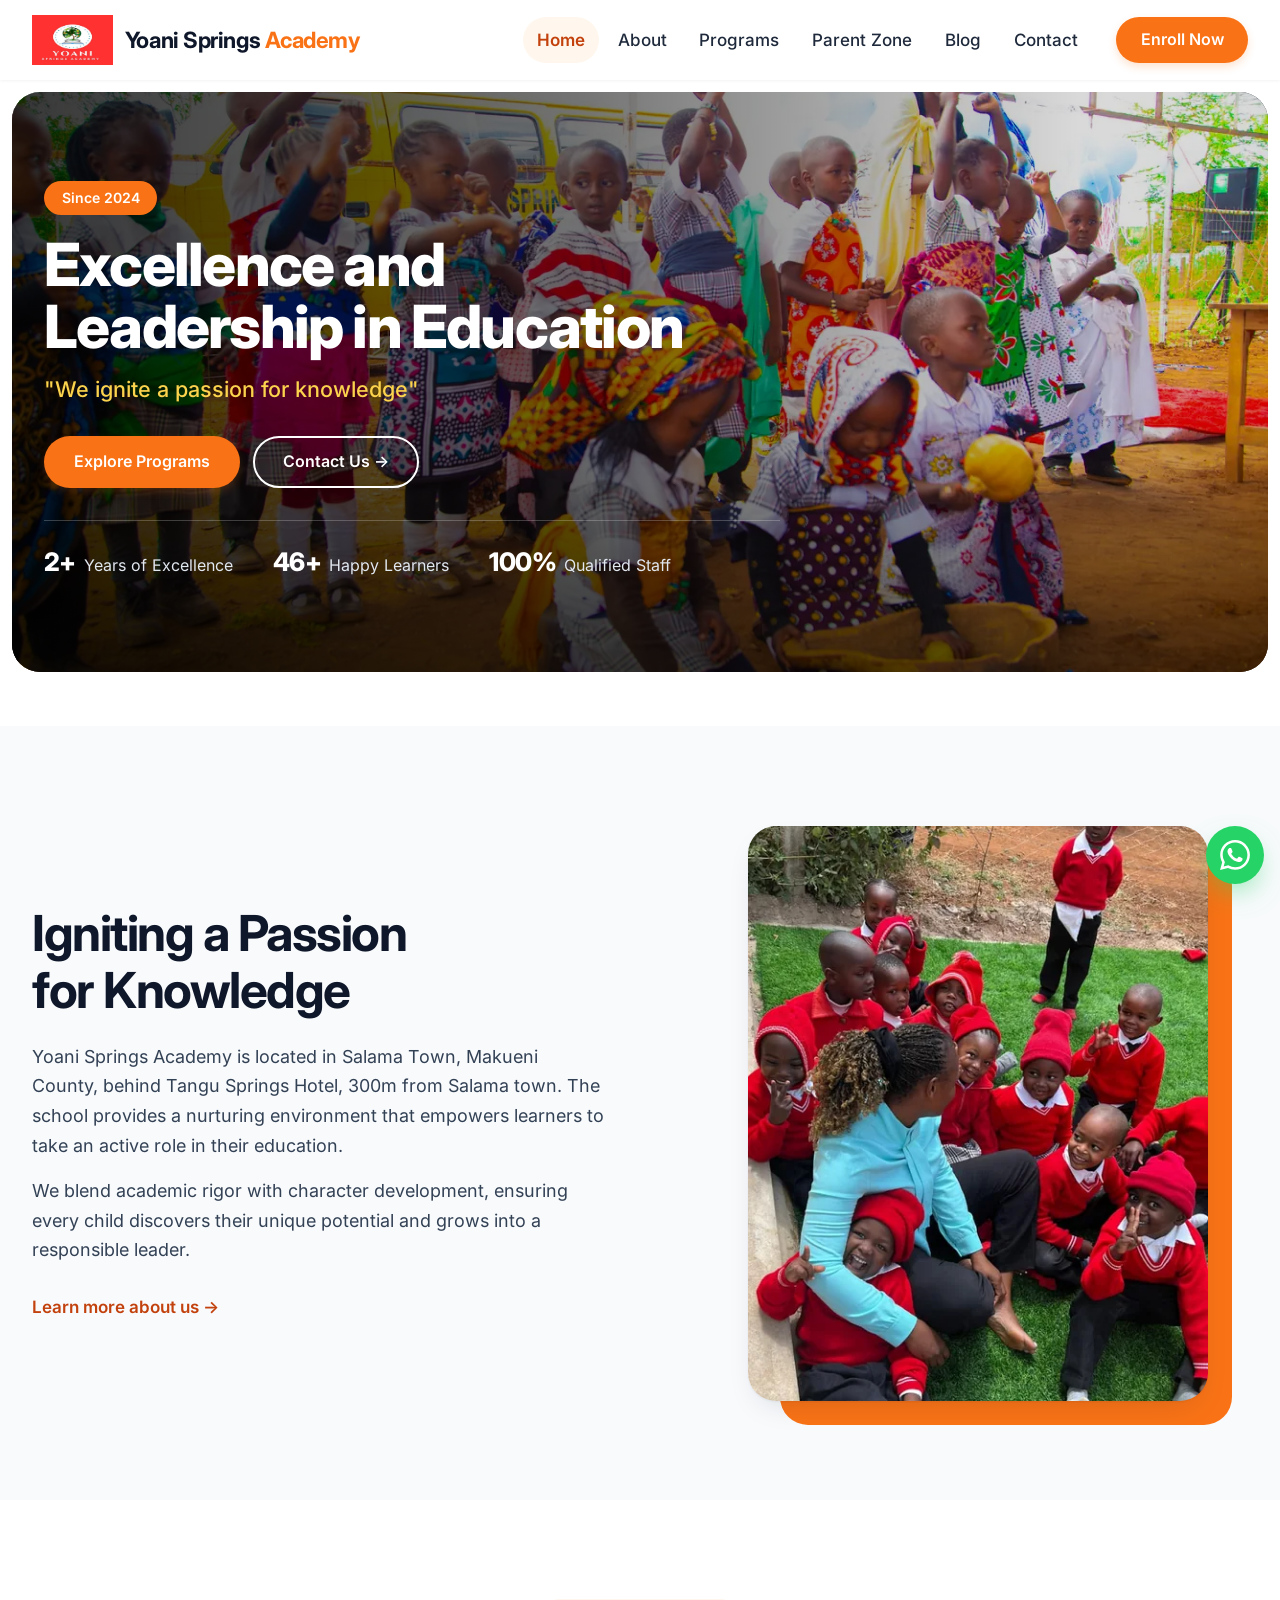
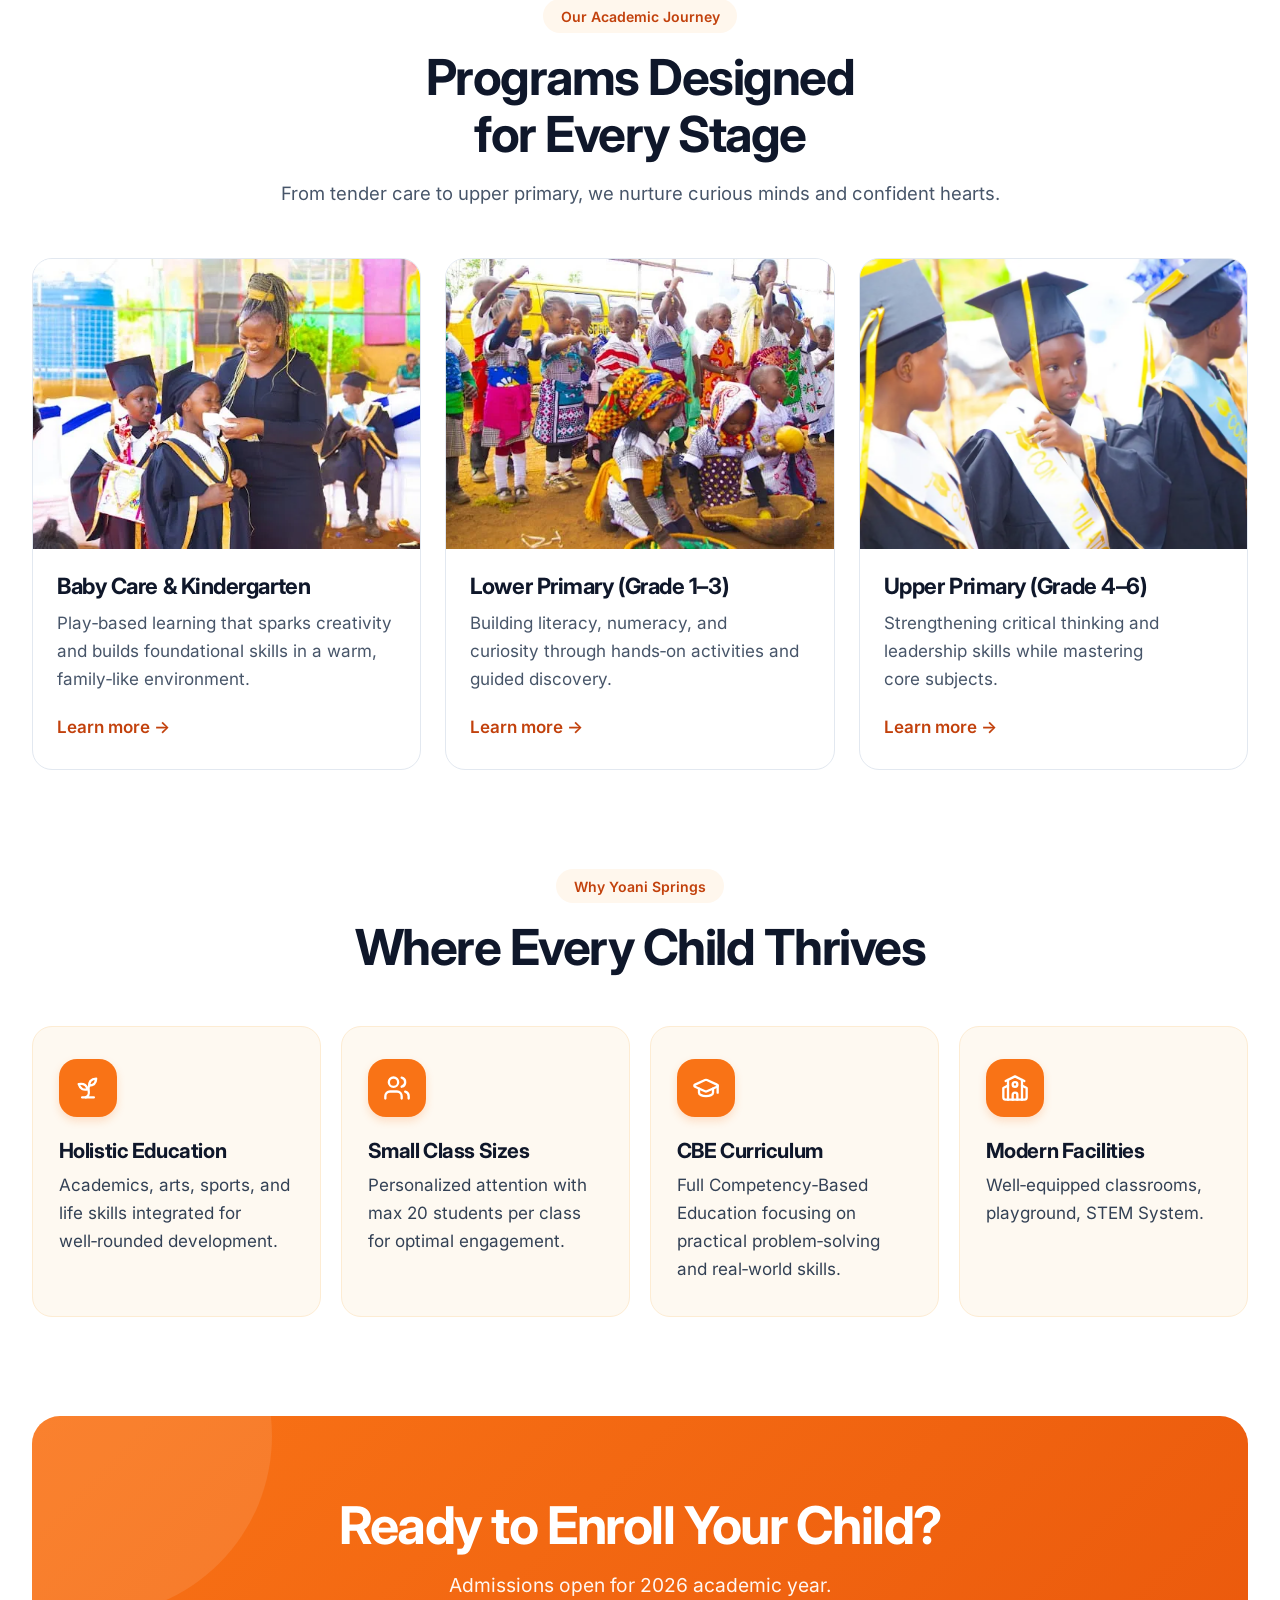
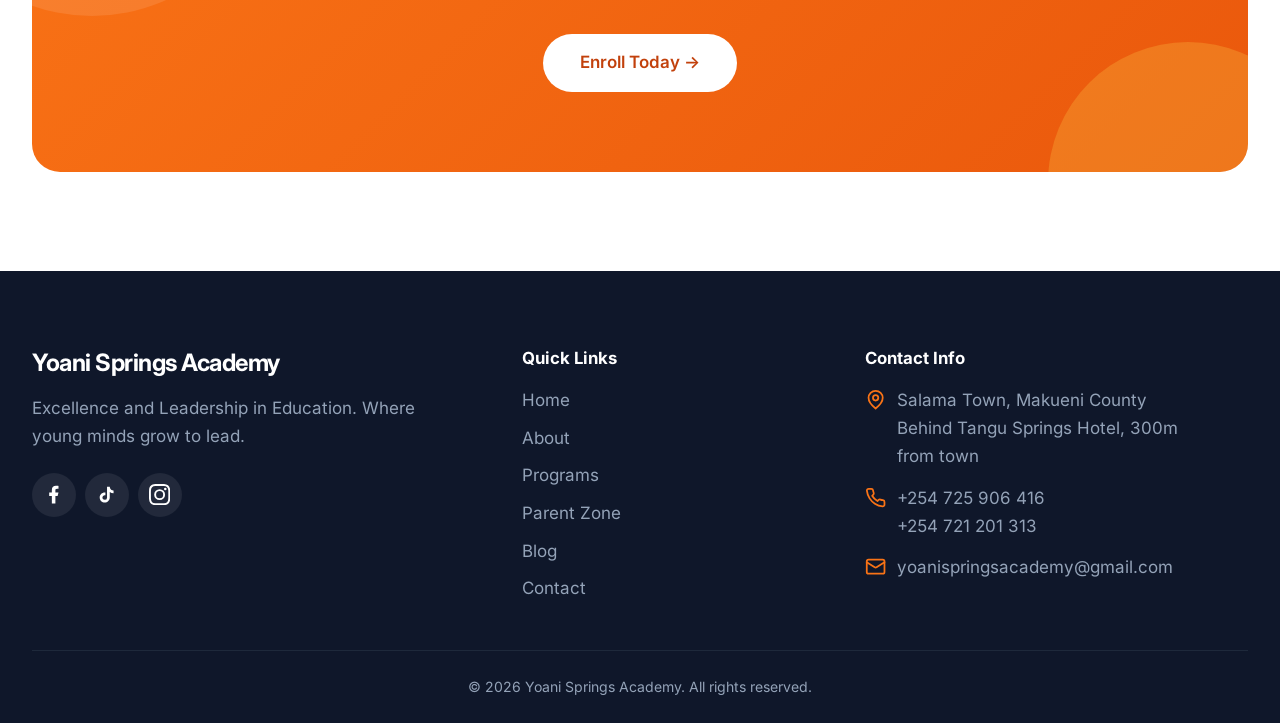
<file: index.html>
<!DOCTYPE html>
<html lang="en">
<head>
  <meta charset="UTF-8">
  <meta name="viewport" content="width=device-width, initial-scale=1.0, viewport-fit=cover">
  <title>Yoani Springs Academy | Excellence and Leadership in Education</title>
  <meta name="description" content="Yoani Springs Academy in Salama Town, Makueni County provides a nurturing environment that empowers learners to take an active role in their education.">
  <link rel="canonical" href="https://www.yoanisprings.co.ke/">
  <meta name="theme-color" content="#f97316">
  <meta property="og:type" content="website">
  <meta property="og:site_name" content="Yoani Springs Academy">
  <meta property="og:title" content="Yoani Springs Academy | Excellence and Leadership in Education">
  <meta property="og:description" content="Yoani Springs Academy in Salama Town, Makueni County provides a nurturing environment that empowers learners to take an active role in their education.">
  <meta property="og:url" content="https://www.yoanisprings.co.ke/">
  <meta property="og:image" content="https://www.yoanisprings.co.ke/assets/img/og-image.jpg">
  <meta name="twitter:card" content="summary_large_image">
  <link rel="icon" type="image/png" sizes="32x32" href="/assets/img/favicon-32.png">
  <link rel="icon" type="image/png" sizes="64x64" href="/assets/img/favicon-64.png">
  <link rel="apple-touch-icon" href="/assets/img/apple-touch-icon.png">
  <link rel="preload" href="/assets/fonts/inter-400.woff" as="font" type="font/woff" crossorigin>
  <link rel="preload" href="/assets/fonts/inter-display-800.woff" as="font" type="font/woff" crossorigin>
  <link rel="stylesheet" href="/assets/css/main.css?v=7eb9ab0f">
  <script type="application/ld+json">{"@context":"https://schema.org","@type":"School","name":"Yoani Springs Academy","url":"https://www.yoanisprings.co.ke/","logo":"https://www.yoanisprings.co.ke/assets/img/logo.jpeg","telephone":["+254725906416","+254721201313"],"email":"yoanispringsacademy@gmail.com","foundingDate":"2024","address":{"@type":"PostalAddress","streetAddress":"Behind Tangu Springs Hotel","addressLocality":"Salama Town","addressRegion":"Makueni County","addressCountry":"KE"},"geo":{"@type":"GeoCoordinates","latitude":-1.846167,"longitude":37.257306},"sameAs":["https://www.facebook.com/yoani.springs.academy.2025","https://www.tiktok.com/@yoani.springs.aca","https://www.instagram.com/yoanispringsacademy"]}</script>
</head>
<body data-page="index">
  <a class="skip-link" href="#main">Skip to content</a>
  
  <header class="site-header" id="top">
    <div class="container header-inner">
      <a class="brand" href="/">
        <img src="/assets/img/logo.jpeg" alt="Yoani Springs Academy Logo" width="81" height="50">
        <span class="brand-name">Yoani Springs <span>Academy</span></span>
      </a>
      <nav class="main-nav" aria-label="Main">
        <ul>
          <li><a href="/" aria-current="page">Home</a></li>
          <li><a href="/about/">About</a></li>
          <li><a href="/programs/">Programs</a></li>
          <li><a href="/parent-zone/">Parent Zone</a></li>
          <li><a href="/blog/">Blog</a></li>
          <li><a href="/contact/">Contact</a></li>
        </ul>
      </nav>
      <a class="btn btn-primary header-cta" href="/admission/">Enroll Now</a>
      <button class="menu-toggle" type="button" aria-expanded="false" aria-controls="mobile-menu" aria-label="Menu"><svg class="icon" viewBox="0 0 24 24" fill="none" stroke="currentColor" stroke-width="2" stroke-linecap="round" stroke-linejoin="round" aria-hidden="true" focusable="false"><path d="M4 7h16M4 12h16M4 17h16"/></svg></button>
    </div>
  </header>
  <div class="mobile-menu" id="mobile-menu" role="dialog" aria-modal="true" aria-label="Menu" hidden>
    <div class="mobile-menu-top">
      <a class="brand" href="/">
        <img src="/assets/img/logo.jpeg" alt="Yoani Springs Academy Logo" width="81" height="50">
        <span class="brand-name">Yoani Springs <span>Academy</span></span>
      </a>
      <button class="menu-close" type="button" aria-label="Close menu"><svg class="icon" viewBox="0 0 24 24" fill="none" stroke="currentColor" stroke-width="2" stroke-linecap="round" stroke-linejoin="round" aria-hidden="true" focusable="false"><path d="M18 6 6 18M6 6l12 12"/></svg></button>
    </div>
    <nav aria-label="Mobile">
      <ul>
          <li><a href="/" aria-current="page">Home<svg class="icon" viewBox="0 0 24 24" fill="none" stroke="currentColor" stroke-width="2" stroke-linecap="round" stroke-linejoin="round" aria-hidden="true" focusable="false"><path d="M5 12h14"/><path d="m12 5 7 7-7 7"/></svg></a></li>
          <li><a href="/about/">About<svg class="icon" viewBox="0 0 24 24" fill="none" stroke="currentColor" stroke-width="2" stroke-linecap="round" stroke-linejoin="round" aria-hidden="true" focusable="false"><path d="M5 12h14"/><path d="m12 5 7 7-7 7"/></svg></a></li>
          <li><a href="/programs/">Programs<svg class="icon" viewBox="0 0 24 24" fill="none" stroke="currentColor" stroke-width="2" stroke-linecap="round" stroke-linejoin="round" aria-hidden="true" focusable="false"><path d="M5 12h14"/><path d="m12 5 7 7-7 7"/></svg></a></li>
          <li><a href="/parent-zone/">Parent Zone<svg class="icon" viewBox="0 0 24 24" fill="none" stroke="currentColor" stroke-width="2" stroke-linecap="round" stroke-linejoin="round" aria-hidden="true" focusable="false"><path d="M5 12h14"/><path d="m12 5 7 7-7 7"/></svg></a></li>
          <li><a href="/blog/">Blog<svg class="icon" viewBox="0 0 24 24" fill="none" stroke="currentColor" stroke-width="2" stroke-linecap="round" stroke-linejoin="round" aria-hidden="true" focusable="false"><path d="M5 12h14"/><path d="m12 5 7 7-7 7"/></svg></a></li>
          <li><a href="/contact/">Contact<svg class="icon" viewBox="0 0 24 24" fill="none" stroke="currentColor" stroke-width="2" stroke-linecap="round" stroke-linejoin="round" aria-hidden="true" focusable="false"><path d="M5 12h14"/><path d="m12 5 7 7-7 7"/></svg></a></li>
      </ul>
    </nav>
    <a class="btn btn-primary btn-block" href="/admission/">Enroll Now</a>
  </div>
  <main id="main">

    <section class="hero">
      <div class="hero-frame">
        <div class="hero-media">
          <picture>
      <source type="image/webp" srcset="/assets/img/festival-800.webp 800w, /assets/img/festival-1400.webp 1400w, /assets/img/festival-2000.webp 2000w" sizes="100vw">
      <img src="/assets/img/festival-1400.jpg" srcset="/assets/img/festival-800.jpg 800w, /assets/img/festival-1400.jpg 1400w, /assets/img/festival-2000.jpg 2000w" sizes="100vw" alt="" fetchpriority="high" decoding="async">
    </picture>
          <video muted loop playsinline preload="none" aria-hidden="true" poster="/assets/img/hero-video-poster.jpg" data-src="/assets/video/hero-loop.mp4"></video>
        </div>
        <div class="container hero-content">
          <span class="hero-badge">Since 2024</span>
          <h1>Excellence and Leadership in Education</h1>
          <p class="tagline">"We ignite a passion for knowledge"</p>
          <div class="hero-buttons">
            <a href="/programs/" class="btn btn-primary">Explore Programs</a>
            <a href="/contact/" class="btn btn-outline">Contact Us →</a>
          </div>
          <ul class="hero-stats">
            <li><strong>2+</strong> Years of Excellence</li>
            <li><strong>46+</strong> Happy Learners</li>
            <li><strong>100%</strong> Qualified Staff</li>
          </ul>
        </div>
      </div>
    </section>

    <section class="welcome">
      <div class="container welcome-grid">
        <div class="welcome-text">
          <h2>Igniting a Passion for Knowledge</h2>
          <p>Yoani Springs Academy is located in Salama Town, Makueni County, behind Tangu Springs Hotel, 300m from Salama town. The school provides a nurturing environment that empowers learners to take an active role in their education.</p>
          <p>We blend academic rigor with character development, ensuring every child discovers their unique potential and grows into a responsible leader.</p>
          <a href="/about/" class="link-arrow">Learn more about us →</a>
        </div>
        <div class="welcome-image">
          <picture>
      <source type="image/webp" srcset="/assets/img/learners-grass-480.webp 480w, /assets/img/learners-grass-720.webp 720w" sizes="(max-width: 860px) 90vw, 480px">
      <img src="/assets/img/learners-grass-720.jpg" srcset="/assets/img/learners-grass-480.jpg 480w, /assets/img/learners-grass-720.jpg 720w" sizes="(max-width: 860px) 90vw, 480px" alt="Students learning together" loading="lazy" decoding="async">
    </picture>
        </div>
      </div>
    </section>

    <section class="programs-preview">
      <div class="container">
        <div class="section-header">
          <span class="section-tag">Our Academic Journey</span>
          <h2>Programs Designed for Every Stage</h2>
          <p>From tender care to upper primary, we nurture curious minds and confident hearts.</p>
        </div>
        <div class="cards-grid">
          <article class="program-card">
            <div class="card-image"><picture>
      <source type="image/webp" srcset="/assets/img/kg-graduation-523.webp 523w" sizes="(max-width: 900px) 92vw, 400px">
      <img src="/assets/img/kg-graduation-523.jpg" srcset="/assets/img/kg-graduation-523.jpg 523w" sizes="(max-width: 900px) 92vw, 400px" alt="Baby Care &amp; Kindergarten" loading="lazy" decoding="async">
    </picture></div>
            <div class="card-content">
              <h3>Baby Care &amp; Kindergarten</h3>
              <p>Play‑based learning that sparks creativity and builds foundational skills in a warm, family‑like environment.</p>
              <a href="/programs/#babycare" class="card-link">Learn more →</a>
            </div>
          </article>
          <article class="program-card">
            <div class="card-image"><picture>
      <source type="image/webp" srcset="/assets/img/lower-primary-523.webp 523w" sizes="(max-width: 900px) 92vw, 400px">
      <img src="/assets/img/lower-primary-523.jpg" srcset="/assets/img/lower-primary-523.jpg 523w" sizes="(max-width: 900px) 92vw, 400px" alt="Lower Primary" loading="lazy" decoding="async">
    </picture></div>
            <div class="card-content">
              <h3>Lower Primary (Grade 1–3)</h3>
              <p>Building literacy, numeracy, and curiosity through hands‑on activities and guided discovery.</p>
              <a href="/programs/#lowerprimary" class="card-link">Learn more →</a>
            </div>
          </article>
          <article class="program-card">
            <div class="card-image"><picture>
      <source type="image/webp" srcset="/assets/img/graduates-900.webp 900w" sizes="(max-width: 900px) 92vw, 400px">
      <img src="/assets/img/graduates-900.jpg" srcset="/assets/img/graduates-900.jpg 900w" sizes="(max-width: 900px) 92vw, 400px" alt="Upper Primary" loading="lazy" decoding="async">
    </picture></div>
            <div class="card-content">
              <h3>Upper Primary (Grade 4–6)</h3>
              <p>Strengthening critical thinking and leadership skills while mastering core subjects.</p>
              <a href="/programs/#upperprimary" class="card-link">Learn more →</a>
            </div>
          </article>
        </div>
      </div>
    </section>

    <section class="why-choose">
      <div class="container">
        <div class="section-header">
          <span class="section-tag">Why Yoani Springs</span>
          <h2>Where Every Child Thrives</h2>
        </div>
        <div class="features-grid">
          <div class="feature">
            <div class="feature-icon"><svg class="icon" viewBox="0 0 24 24" fill="none" stroke="currentColor" stroke-width="2" stroke-linecap="round" stroke-linejoin="round" aria-hidden="true" focusable="false"><path d="M7 20h10"/><path d="M10 20c5.5-2.5.8-6.4 3-10"/><path d="M9.5 9.4c1.1.8 1.8 2.2 2.3 3.7-2 .4-3.5.4-4.8-.3-1.2-.6-2.3-1.9-3-4.2 2.8-.5 4.4 0 5.5.8z"/><path d="M14.1 6a7 7 0 0 0-1.1 4c1.9-.1 3.3-.6 4.3-1.4 1-1 1.6-2.3 1.7-4.6-2.7.1-4 1-4.9 2z"/></svg></div>
            <h3>Holistic Education</h3>
            <p>Academics, arts, sports, and life skills integrated for well‑rounded development.</p>
          </div>
          <div class="feature">
            <div class="feature-icon"><svg class="icon" viewBox="0 0 24 24" fill="none" stroke="currentColor" stroke-width="2" stroke-linecap="round" stroke-linejoin="round" aria-hidden="true" focusable="false"><path d="M16 21v-2a4 4 0 0 0-4-4H6a4 4 0 0 0-4 4v2"/><circle cx="9" cy="7" r="4"/><path d="M22 21v-2a4 4 0 0 0-3-3.87M16 3.13a4 4 0 0 1 0 7.75"/></svg></div>
            <h3>Small Class Sizes</h3>
            <p>Personalized attention with max 20 students per class for optimal engagement.</p>
          </div>
          <div class="feature">
            <div class="feature-icon"><svg class="icon" viewBox="0 0 24 24" fill="none" stroke="currentColor" stroke-width="2" stroke-linecap="round" stroke-linejoin="round" aria-hidden="true" focusable="false"><path d="M21.42 10.92a1 1 0 0 0-.02-1.84L12.83 5.18a2 2 0 0 0-1.66 0L2.6 9.08a1 1 0 0 0 0 1.83l8.57 3.91a2 2 0 0 0 1.66 0z"/><path d="M22 10v6M6 12.5V16a6 3 0 0 0 12 0v-3.5"/></svg></div>
            <h3>CBE Curriculum</h3>
            <p>Full Competency‑Based Education focusing on practical problem‑solving and real‑world skills.</p>
          </div>
          <div class="feature">
            <div class="feature-icon"><svg class="icon" viewBox="0 0 24 24" fill="none" stroke="currentColor" stroke-width="2" stroke-linecap="round" stroke-linejoin="round" aria-hidden="true" focusable="false"><path d="M14 22v-4a2 2 0 1 0-4 0v4"/><path d="m18 10 4 2v8a2 2 0 0 1-2 2H4a2 2 0 0 1-2-2v-8l4-2"/><path d="M18 5v17M6 5v17"/><path d="m4 6 8-4 8 4"/><circle cx="12" cy="9" r="2"/></svg></div>
            <h3>Modern Facilities</h3>
            <p>Well‑equipped classrooms, playground, STEM System.</p>
          </div>
        </div>
      </div>
    </section>

    <section class="cta-banner">
      <div class="container">
        <div class="cta-content">
          <h2>Ready to Enroll Your Child?</h2>
          <p>Admissions open for 2026 academic year.</p>
          <a href="/admission/" class="btn btn-light btn-large">Enroll Today →</a>
        </div>
      </div>
    </section>
  </main>
  
  <footer class="site-footer">
    <div class="container">
      <div class="footer-grid">
        <div class="footer-about">
          <h2>Yoani Springs Academy</h2>
          <p>Excellence and Leadership in Education. Where young minds grow to lead.</p>
          <div class="socials">
            <a href="https://www.facebook.com/yoani.springs.academy.2025" target="_blank" rel="noopener noreferrer" aria-label="Facebook"><svg class="icon" viewBox="0 0 24 24" fill="currentColor" aria-hidden="true" focusable="false"><path d="M14 13.5h2.5l1-4H14v-2c0-1.03 0-2 2-2h1.5V2.14c-.33-.04-1.56-.14-2.86-.14C11.92 2 10 3.66 10 6.7v2.8H7v4h3V22h4z"/></svg></a>
            <a href="https://www.tiktok.com/@yoani.springs.aca" target="_blank" rel="noopener noreferrer" aria-label="TikTok"><svg class="icon" viewBox="0 0 24 24" fill="currentColor" aria-hidden="true" focusable="false"><path d="M16.6 5.82A4.28 4.28 0 0 1 15.54 3h-3.09v12.4a2.59 2.59 0 0 1-2.59 2.5c-1.42 0-2.6-1.16-2.6-2.6 0-1.72 1.66-3.01 3.37-2.48V9.66c-3.45-.46-6.47 2.22-6.47 5.64 0 3.33 2.76 5.7 5.69 5.7 3.14 0 5.69-2.55 5.69-5.7V9.01a7.35 7.35 0 0 0 4.3 1.38V7.3s-1.88.09-3.24-1.48z"/></svg></a>
            <a href="https://www.instagram.com/yoanispringsacademy" target="_blank" rel="noopener noreferrer" aria-label="Instagram"><svg class="icon" viewBox="0 0 24 24" fill="currentColor" aria-hidden="true" focusable="false"><path d="M12 2.16c3.2 0 3.58.01 4.85.07 3.25.15 4.77 1.69 4.92 4.92.06 1.27.07 1.65.07 4.85s-.01 3.58-.07 4.85c-.15 3.23-1.66 4.77-4.92 4.92-1.27.06-1.65.07-4.85.07s-3.58-.01-4.85-.07c-3.26-.15-4.77-1.7-4.92-4.92C2.17 15.58 2.16 15.2 2.16 12s.01-3.58.07-4.85C2.38 3.92 3.9 2.38 7.15 2.23 8.42 2.17 8.8 2.16 12 2.16zM12 0C8.74 0 8.33.01 7.05.07 2.7.27.27 2.69.07 7.05.01 8.33 0 8.74 0 12s.01 3.67.07 4.95c.2 4.36 2.62 6.78 6.98 6.98C8.33 23.99 8.74 24 12 24s3.67-.01 4.95-.07c4.35-.2 6.78-2.62 6.98-6.98.06-1.28.07-1.69.07-4.95s-.01-3.67-.07-4.95c-.2-4.35-2.62-6.78-6.98-6.98C15.67.01 15.26 0 12 0zm0 5.84a6.16 6.16 0 1 0 0 12.32 6.16 6.16 0 0 0 0-12.32zM12 16a4 4 0 1 1 0-8 4 4 0 0 1 0 8zm6.4-11.85a1.44 1.44 0 1 0 0 2.88 1.44 1.44 0 0 0 0-2.88z"/></svg></a>
          </div>
        </div>
        <nav class="footer-links" aria-labelledby="f-links">
          <h2 id="f-links">Quick Links</h2>
          <ul>
            <li><a href="/">Home</a></li>
            <li><a href="/about/">About</a></li>
            <li><a href="/programs/">Programs</a></li>
            <li><a href="/parent-zone/">Parent Zone</a></li>
            <li><a href="/blog/">Blog</a></li>
            <li><a href="/contact/">Contact</a></li>
          </ul>
        </nav>
        <div class="footer-contact">
          <h2>Contact Info</h2>
          <address>
            <p><svg class="icon" viewBox="0 0 24 24" fill="none" stroke="currentColor" stroke-width="2" stroke-linecap="round" stroke-linejoin="round" aria-hidden="true" focusable="false"><path d="M20 10c0 6-8 12-8 12s-8-6-8-12a8 8 0 0 1 16 0Z"/><circle cx="12" cy="10" r="3"/></svg><span>Salama Town, Makueni County<br>Behind Tangu Springs Hotel, 300m from town</span></p>
            <p><svg class="icon" viewBox="0 0 24 24" fill="none" stroke="currentColor" stroke-width="2" stroke-linecap="round" stroke-linejoin="round" aria-hidden="true" focusable="false"><path d="M22 16.92v3a2 2 0 0 1-2.18 2 19.79 19.79 0 0 1-8.63-3.07 19.5 19.5 0 0 1-6-6 19.79 19.79 0 0 1-3.07-8.67A2 2 0 0 1 4.11 2h3a2 2 0 0 1 2 1.72c.13.96.36 1.9.7 2.81a2 2 0 0 1-.45 2.11L8.09 9.91a16 16 0 0 0 6 6l1.27-1.27a2 2 0 0 1 2.11-.45c.91.34 1.85.57 2.81.7A2 2 0 0 1 22 16.92z"/></svg><span><a href="tel:+254725906416">+254 725 906 416</a><br><a href="tel:+254721201313">+254 721 201 313</a></span></p>
            <p><svg class="icon" viewBox="0 0 24 24" fill="none" stroke="currentColor" stroke-width="2" stroke-linecap="round" stroke-linejoin="round" aria-hidden="true" focusable="false"><rect x="2" y="4" width="20" height="16" rx="2"/><path d="m22 7-8.97 5.7a1.94 1.94 0 0 1-2.06 0L2 7"/></svg><span><a href="mailto:yoanispringsacademy@gmail.com">yoanispringsacademy@gmail.com</a></span></p>
          </address>
        </div>
      </div>
      <div class="footer-bottom">
        <p>&copy; <span data-year>2026</span> Yoani Springs Academy. All rights reserved.</p>
      </div>
    </div>
  </footer>
  <a class="wa-float" href="https://wa.me/254725906416" target="_blank" rel="noopener" aria-label="WhatsApp"><svg class="icon" viewBox="0 0 24 24" fill="currentColor" aria-hidden="true" focusable="false"><path d="M17.47 14.38c-.3-.15-1.76-.87-2.03-.97-.27-.1-.47-.15-.67.15-.2.3-.77.97-.94 1.17-.17.2-.35.22-.65.07-.3-.15-1.26-.46-2.4-1.48-.89-.79-1.49-1.77-1.66-2.07-.17-.3-.02-.46.13-.61.13-.13.3-.35.45-.52.15-.17.2-.3.3-.5.1-.2.05-.37-.02-.52-.08-.15-.67-1.62-.92-2.22-.24-.58-.49-.5-.67-.51h-.57c-.2 0-.52.07-.8.37-.27.3-1.04 1.02-1.04 2.48s1.07 2.88 1.21 3.08c.15.2 2.1 3.2 5.08 4.49.71.31 1.26.49 1.69.63.71.23 1.36.2 1.87.12.57-.09 1.76-.72 2.01-1.41.25-.69.25-1.29.17-1.41-.07-.12-.27-.2-.57-.35zM12.05 21.79h-.01a9.87 9.87 0 0 1-5.03-1.38l-.36-.21-3.74.98 1-3.65-.24-.37a9.86 9.86 0 0 1-1.51-5.26c0-5.45 4.44-9.88 9.89-9.88 2.64 0 5.12 1.03 6.99 2.9a9.82 9.82 0 0 1 2.89 6.99c0 5.45-4.44 9.88-9.88 9.88zm8.41-18.3A11.81 11.81 0 0 0 12.05 0C5.5 0 .16 5.34.16 11.89c0 2.1.55 4.14 1.59 5.95L.06 24l6.3-1.65a11.88 11.88 0 0 0 5.68 1.45h.01c6.55 0 11.89-5.34 11.89-11.89 0-3.18-1.24-6.16-3.48-8.41z"/></svg></a>
  <script type="module" src="/assets/js/main.js?v=d1cefbbf"></script>
</body>
</html>
</file>
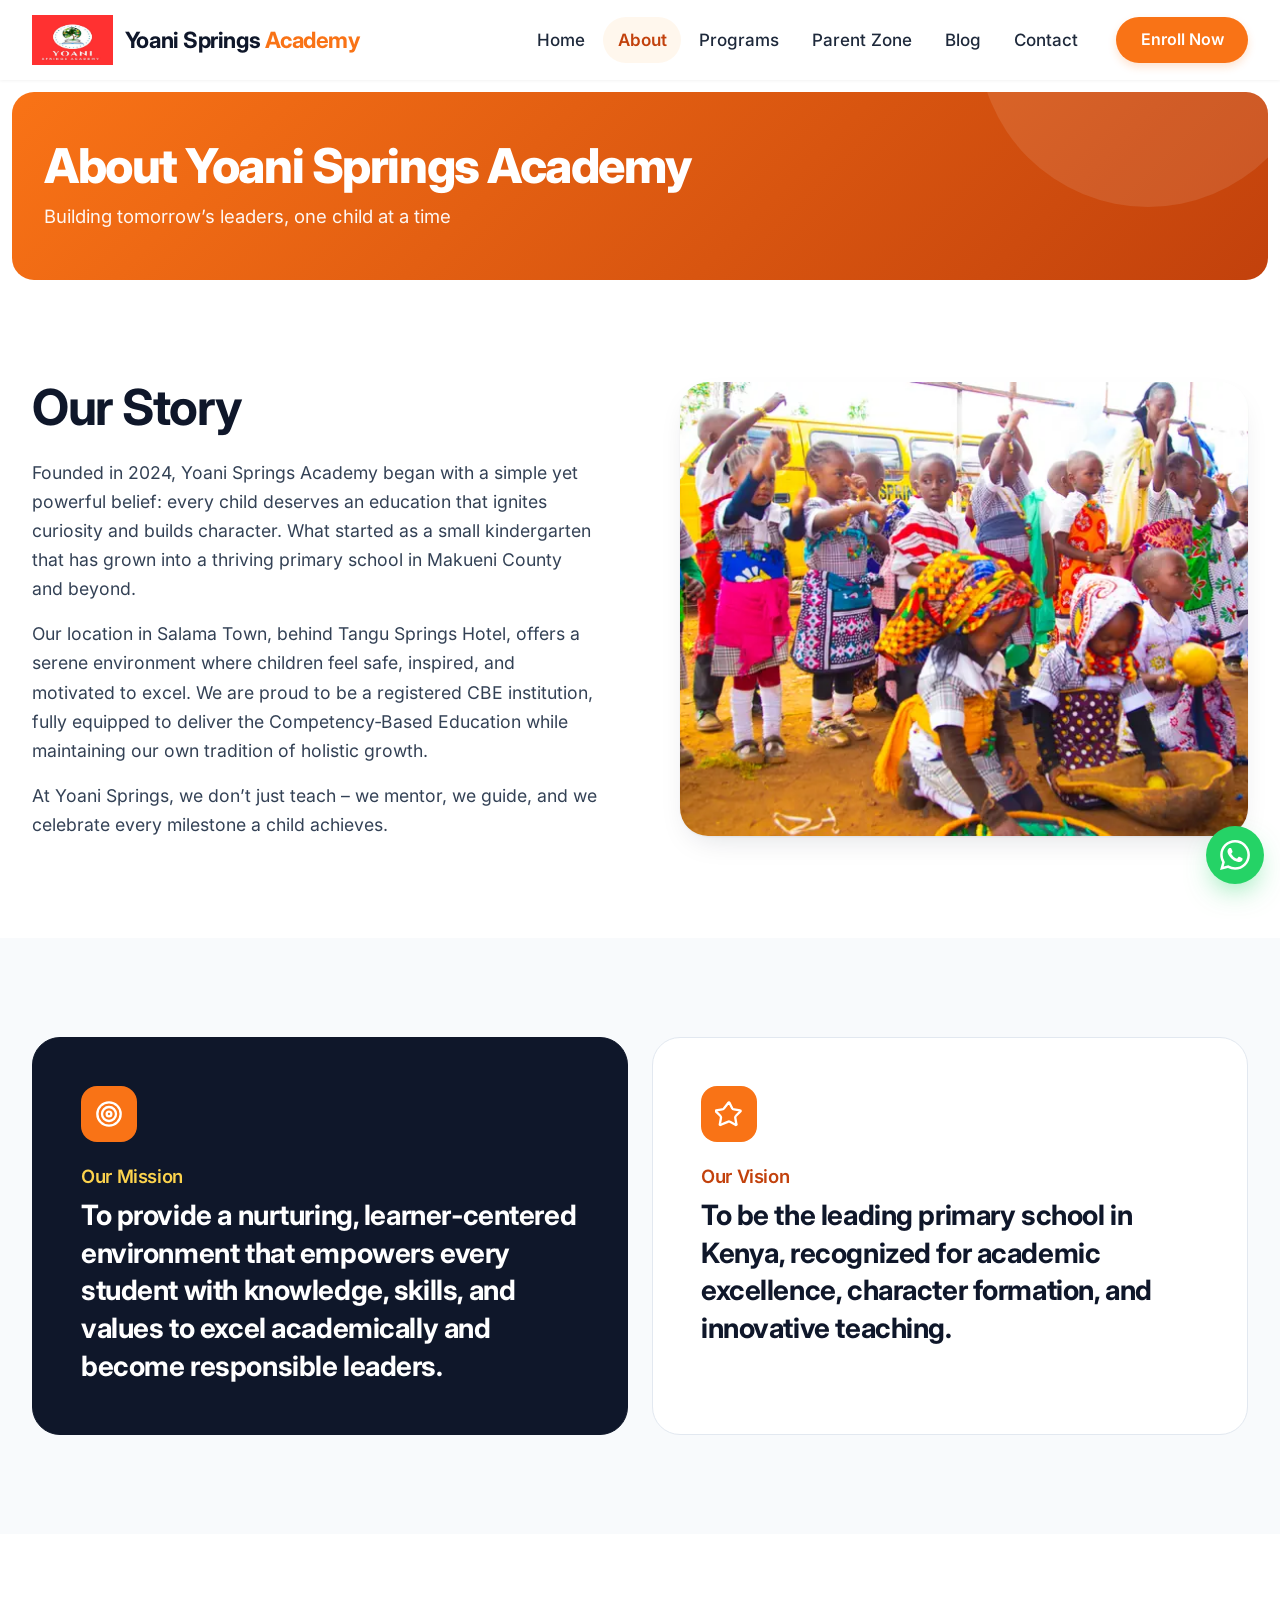
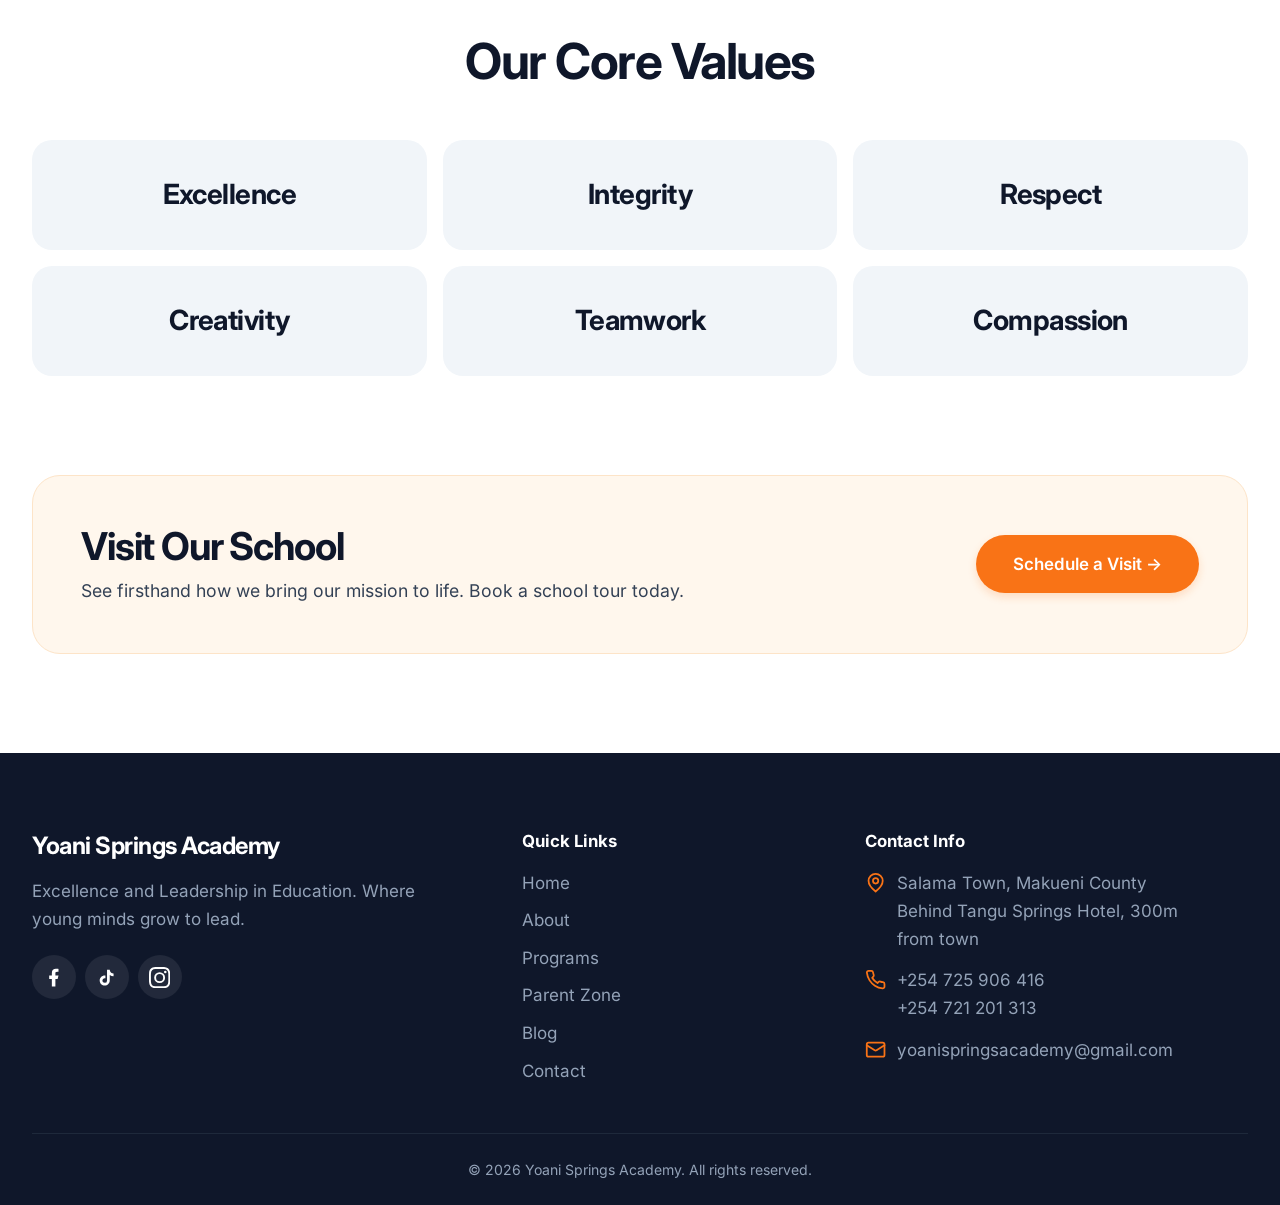
<file: about/index.html>
<!DOCTYPE html>
<html lang="en">
<head>
  <meta charset="UTF-8">
  <meta name="viewport" content="width=device-width, initial-scale=1.0, viewport-fit=cover">
  <title>About Us | Yoani Springs Academy</title>
  <meta name="description" content="Building tomorrow’s leaders, one child at a time. Founded in 2024 in Salama Town, Makueni County.">
  <link rel="canonical" href="https://www.yoanisprings.co.ke/about/">
  <meta name="theme-color" content="#f97316">
  <meta property="og:type" content="website">
  <meta property="og:site_name" content="Yoani Springs Academy">
  <meta property="og:title" content="About Us | Yoani Springs Academy">
  <meta property="og:description" content="Building tomorrow’s leaders, one child at a time. Founded in 2024 in Salama Town, Makueni County.">
  <meta property="og:url" content="https://www.yoanisprings.co.ke/about/">
  <meta property="og:image" content="https://www.yoanisprings.co.ke/assets/img/og-image.jpg">
  <meta name="twitter:card" content="summary_large_image">
  <link rel="icon" type="image/png" sizes="32x32" href="/assets/img/favicon-32.png">
  <link rel="icon" type="image/png" sizes="64x64" href="/assets/img/favicon-64.png">
  <link rel="apple-touch-icon" href="/assets/img/apple-touch-icon.png">
  <link rel="preload" href="/assets/fonts/inter-400.woff" as="font" type="font/woff" crossorigin>
  <link rel="preload" href="/assets/fonts/inter-display-800.woff" as="font" type="font/woff" crossorigin>
  <link rel="stylesheet" href="/assets/css/main.css?v=7eb9ab0f">
</head>
<body data-page="about">
  <a class="skip-link" href="#main">Skip to content</a>
  
  <header class="site-header" id="top">
    <div class="container header-inner">
      <a class="brand" href="/">
        <img src="/assets/img/logo.jpeg" alt="Yoani Springs Academy Logo" width="81" height="50">
        <span class="brand-name">Yoani Springs <span>Academy</span></span>
      </a>
      <nav class="main-nav" aria-label="Main">
        <ul>
          <li><a href="/">Home</a></li>
          <li><a href="/about/" aria-current="page">About</a></li>
          <li><a href="/programs/">Programs</a></li>
          <li><a href="/parent-zone/">Parent Zone</a></li>
          <li><a href="/blog/">Blog</a></li>
          <li><a href="/contact/">Contact</a></li>
        </ul>
      </nav>
      <a class="btn btn-primary header-cta" href="/admission/">Enroll Now</a>
      <button class="menu-toggle" type="button" aria-expanded="false" aria-controls="mobile-menu" aria-label="Menu"><svg class="icon" viewBox="0 0 24 24" fill="none" stroke="currentColor" stroke-width="2" stroke-linecap="round" stroke-linejoin="round" aria-hidden="true" focusable="false"><path d="M4 7h16M4 12h16M4 17h16"/></svg></button>
    </div>
  </header>
  <div class="mobile-menu" id="mobile-menu" role="dialog" aria-modal="true" aria-label="Menu" hidden>
    <div class="mobile-menu-top">
      <a class="brand" href="/">
        <img src="/assets/img/logo.jpeg" alt="Yoani Springs Academy Logo" width="81" height="50">
        <span class="brand-name">Yoani Springs <span>Academy</span></span>
      </a>
      <button class="menu-close" type="button" aria-label="Close menu"><svg class="icon" viewBox="0 0 24 24" fill="none" stroke="currentColor" stroke-width="2" stroke-linecap="round" stroke-linejoin="round" aria-hidden="true" focusable="false"><path d="M18 6 6 18M6 6l12 12"/></svg></button>
    </div>
    <nav aria-label="Mobile">
      <ul>
          <li><a href="/">Home<svg class="icon" viewBox="0 0 24 24" fill="none" stroke="currentColor" stroke-width="2" stroke-linecap="round" stroke-linejoin="round" aria-hidden="true" focusable="false"><path d="M5 12h14"/><path d="m12 5 7 7-7 7"/></svg></a></li>
          <li><a href="/about/" aria-current="page">About<svg class="icon" viewBox="0 0 24 24" fill="none" stroke="currentColor" stroke-width="2" stroke-linecap="round" stroke-linejoin="round" aria-hidden="true" focusable="false"><path d="M5 12h14"/><path d="m12 5 7 7-7 7"/></svg></a></li>
          <li><a href="/programs/">Programs<svg class="icon" viewBox="0 0 24 24" fill="none" stroke="currentColor" stroke-width="2" stroke-linecap="round" stroke-linejoin="round" aria-hidden="true" focusable="false"><path d="M5 12h14"/><path d="m12 5 7 7-7 7"/></svg></a></li>
          <li><a href="/parent-zone/">Parent Zone<svg class="icon" viewBox="0 0 24 24" fill="none" stroke="currentColor" stroke-width="2" stroke-linecap="round" stroke-linejoin="round" aria-hidden="true" focusable="false"><path d="M5 12h14"/><path d="m12 5 7 7-7 7"/></svg></a></li>
          <li><a href="/blog/">Blog<svg class="icon" viewBox="0 0 24 24" fill="none" stroke="currentColor" stroke-width="2" stroke-linecap="round" stroke-linejoin="round" aria-hidden="true" focusable="false"><path d="M5 12h14"/><path d="m12 5 7 7-7 7"/></svg></a></li>
          <li><a href="/contact/">Contact<svg class="icon" viewBox="0 0 24 24" fill="none" stroke="currentColor" stroke-width="2" stroke-linecap="round" stroke-linejoin="round" aria-hidden="true" focusable="false"><path d="M5 12h14"/><path d="m12 5 7 7-7 7"/></svg></a></li>
      </ul>
    </nav>
    <a class="btn btn-primary btn-block" href="/admission/">Enroll Now</a>
  </div>
  <main id="main">

    <section class="page-hero">
      <div class="container">
        <h1>About Yoani Springs Academy</h1>
        <p>Building tomorrow’s leaders, one child at a time</p>
      </div>
    </section>

    <section class="about-story">
      <div class="container story-grid">
        <div class="story-text">
          <h2>Our Story</h2>
          <p>Founded in 2024, Yoani Springs Academy began with a simple yet powerful belief: every child deserves an education that ignites curiosity and builds character. What started as a small kindergarten that has grown into a thriving primary school in Makueni County and beyond.</p>
          <p>Our location in Salama Town, behind Tangu Springs Hotel, offers a serene environment where children feel safe, inspired, and motivated to excel. We are proud to be a registered CBE institution, fully equipped to deliver the Competency‑Based Education while maintaining our own tradition of holistic growth.</p>
          <p>At Yoani Springs, we don’t just teach – we mentor, we guide, and we celebrate every milestone a child achieves.</p>
        </div>
        <div class="story-image">
          <picture>
      <source type="image/webp" srcset="/assets/img/festival-800.webp 800w, /assets/img/festival-1400.webp 1400w" sizes="(max-width: 860px) 92vw, 560px">
      <img src="/assets/img/festival-1400.jpg" srcset="/assets/img/festival-800.jpg 800w, /assets/img/festival-1400.jpg 1400w" sizes="(max-width: 860px) 92vw, 560px" alt="School campus" loading="lazy" decoding="async">
    </picture>
        </div>
      </div>
    </section>

    <section class="mission-vision">
      <div class="container mv-grid">
        <div class="mv-card mv-card--mission">
          <span class="mv-icon"><svg class="icon" viewBox="0 0 24 24" fill="none" stroke="currentColor" stroke-width="2" stroke-linecap="round" stroke-linejoin="round" aria-hidden="true" focusable="false"><circle cx="12" cy="12" r="10"/><circle cx="12" cy="12" r="6"/><circle cx="12" cy="12" r="2"/></svg></span>
          <h3>Our Mission</h3>
          <p>To provide a nurturing, learner‑centered environment that empowers every student with knowledge, skills, and values to excel academically and become responsible leaders.</p>
        </div>
        <div class="mv-card mv-card--vision">
          <span class="mv-icon"><svg class="icon" viewBox="0 0 24 24" fill="none" stroke="currentColor" stroke-width="2" stroke-linecap="round" stroke-linejoin="round" aria-hidden="true" focusable="false"><path d="M11.5 2.3a.5.5 0 0 1 .9 0l2.3 4.7a2 2 0 0 0 1.6 1.1l5.2.8a.5.5 0 0 1 .3.9l-3.8 3.7a2 2 0 0 0-.6 1.9l.9 5.2a.5.5 0 0 1-.8.6l-4.6-2.5a2 2 0 0 0-2 0L5 21.2a.5.5 0 0 1-.8-.6l.9-5.2a2 2 0 0 0-.6-1.9L.7 9.8a.5.5 0 0 1 .3-.9l5.2-.8a2 2 0 0 0 1.6-1.1z"/></svg></span>
          <h3>Our Vision</h3>
          <p>To be the leading primary school in Kenya, recognized for academic excellence, character formation, and innovative teaching.</p>
        </div>
      </div>
    </section>

    <section class="values">
      <div class="container">
        <div class="section-header">
          <h2>Our Core Values</h2>
        </div>
        <div class="values-grid">
          <div class="value-card">Excellence</div>
          <div class="value-card">Integrity</div>
          <div class="value-card">Respect</div>
          <div class="value-card">Creativity</div>
          <div class="value-card">Teamwork</div>
          <div class="value-card">Compassion</div>
        </div>
      </div>
    </section>

    <section class="team-cta">
      <div class="container">
        <div class="cta-card">
          <div>
            <h3>Visit Our School</h3>
            <p>See firsthand how we bring our mission to life. Book a school tour today.</p>
          </div>
          <a href="/admission/" class="btn btn-primary btn-large">Schedule a Visit →</a>
        </div>
      </div>
    </section>
  </main>
  
  <footer class="site-footer">
    <div class="container">
      <div class="footer-grid">
        <div class="footer-about">
          <h2>Yoani Springs Academy</h2>
          <p>Excellence and Leadership in Education. Where young minds grow to lead.</p>
          <div class="socials">
            <a href="https://www.facebook.com/yoani.springs.academy.2025" target="_blank" rel="noopener noreferrer" aria-label="Facebook"><svg class="icon" viewBox="0 0 24 24" fill="currentColor" aria-hidden="true" focusable="false"><path d="M14 13.5h2.5l1-4H14v-2c0-1.03 0-2 2-2h1.5V2.14c-.33-.04-1.56-.14-2.86-.14C11.92 2 10 3.66 10 6.7v2.8H7v4h3V22h4z"/></svg></a>
            <a href="https://www.tiktok.com/@yoani.springs.aca" target="_blank" rel="noopener noreferrer" aria-label="TikTok"><svg class="icon" viewBox="0 0 24 24" fill="currentColor" aria-hidden="true" focusable="false"><path d="M16.6 5.82A4.28 4.28 0 0 1 15.54 3h-3.09v12.4a2.59 2.59 0 0 1-2.59 2.5c-1.42 0-2.6-1.16-2.6-2.6 0-1.72 1.66-3.01 3.37-2.48V9.66c-3.45-.46-6.47 2.22-6.47 5.64 0 3.33 2.76 5.7 5.69 5.7 3.14 0 5.69-2.55 5.69-5.7V9.01a7.35 7.35 0 0 0 4.3 1.38V7.3s-1.88.09-3.24-1.48z"/></svg></a>
            <a href="https://www.instagram.com/yoanispringsacademy" target="_blank" rel="noopener noreferrer" aria-label="Instagram"><svg class="icon" viewBox="0 0 24 24" fill="currentColor" aria-hidden="true" focusable="false"><path d="M12 2.16c3.2 0 3.58.01 4.85.07 3.25.15 4.77 1.69 4.92 4.92.06 1.27.07 1.65.07 4.85s-.01 3.58-.07 4.85c-.15 3.23-1.66 4.77-4.92 4.92-1.27.06-1.65.07-4.85.07s-3.58-.01-4.85-.07c-3.26-.15-4.77-1.7-4.92-4.92C2.17 15.58 2.16 15.2 2.16 12s.01-3.58.07-4.85C2.38 3.92 3.9 2.38 7.15 2.23 8.42 2.17 8.8 2.16 12 2.16zM12 0C8.74 0 8.33.01 7.05.07 2.7.27.27 2.69.07 7.05.01 8.33 0 8.74 0 12s.01 3.67.07 4.95c.2 4.36 2.62 6.78 6.98 6.98C8.33 23.99 8.74 24 12 24s3.67-.01 4.95-.07c4.35-.2 6.78-2.62 6.98-6.98.06-1.28.07-1.69.07-4.95s-.01-3.67-.07-4.95c-.2-4.35-2.62-6.78-6.98-6.98C15.67.01 15.26 0 12 0zm0 5.84a6.16 6.16 0 1 0 0 12.32 6.16 6.16 0 0 0 0-12.32zM12 16a4 4 0 1 1 0-8 4 4 0 0 1 0 8zm6.4-11.85a1.44 1.44 0 1 0 0 2.88 1.44 1.44 0 0 0 0-2.88z"/></svg></a>
          </div>
        </div>
        <nav class="footer-links" aria-labelledby="f-links">
          <h2 id="f-links">Quick Links</h2>
          <ul>
            <li><a href="/">Home</a></li>
            <li><a href="/about/">About</a></li>
            <li><a href="/programs/">Programs</a></li>
            <li><a href="/parent-zone/">Parent Zone</a></li>
            <li><a href="/blog/">Blog</a></li>
            <li><a href="/contact/">Contact</a></li>
          </ul>
        </nav>
        <div class="footer-contact">
          <h2>Contact Info</h2>
          <address>
            <p><svg class="icon" viewBox="0 0 24 24" fill="none" stroke="currentColor" stroke-width="2" stroke-linecap="round" stroke-linejoin="round" aria-hidden="true" focusable="false"><path d="M20 10c0 6-8 12-8 12s-8-6-8-12a8 8 0 0 1 16 0Z"/><circle cx="12" cy="10" r="3"/></svg><span>Salama Town, Makueni County<br>Behind Tangu Springs Hotel, 300m from town</span></p>
            <p><svg class="icon" viewBox="0 0 24 24" fill="none" stroke="currentColor" stroke-width="2" stroke-linecap="round" stroke-linejoin="round" aria-hidden="true" focusable="false"><path d="M22 16.92v3a2 2 0 0 1-2.18 2 19.79 19.79 0 0 1-8.63-3.07 19.5 19.5 0 0 1-6-6 19.79 19.79 0 0 1-3.07-8.67A2 2 0 0 1 4.11 2h3a2 2 0 0 1 2 1.72c.13.96.36 1.9.7 2.81a2 2 0 0 1-.45 2.11L8.09 9.91a16 16 0 0 0 6 6l1.27-1.27a2 2 0 0 1 2.11-.45c.91.34 1.85.57 2.81.7A2 2 0 0 1 22 16.92z"/></svg><span><a href="tel:+254725906416">+254 725 906 416</a><br><a href="tel:+254721201313">+254 721 201 313</a></span></p>
            <p><svg class="icon" viewBox="0 0 24 24" fill="none" stroke="currentColor" stroke-width="2" stroke-linecap="round" stroke-linejoin="round" aria-hidden="true" focusable="false"><rect x="2" y="4" width="20" height="16" rx="2"/><path d="m22 7-8.97 5.7a1.94 1.94 0 0 1-2.06 0L2 7"/></svg><span><a href="mailto:yoanispringsacademy@gmail.com">yoanispringsacademy@gmail.com</a></span></p>
          </address>
        </div>
      </div>
      <div class="footer-bottom">
        <p>&copy; <span data-year>2026</span> Yoani Springs Academy. All rights reserved.</p>
      </div>
    </div>
  </footer>
  <a class="wa-float" href="https://wa.me/254725906416" target="_blank" rel="noopener" aria-label="WhatsApp"><svg class="icon" viewBox="0 0 24 24" fill="currentColor" aria-hidden="true" focusable="false"><path d="M17.47 14.38c-.3-.15-1.76-.87-2.03-.97-.27-.1-.47-.15-.67.15-.2.3-.77.97-.94 1.17-.17.2-.35.22-.65.07-.3-.15-1.26-.46-2.4-1.48-.89-.79-1.49-1.77-1.66-2.07-.17-.3-.02-.46.13-.61.13-.13.3-.35.45-.52.15-.17.2-.3.3-.5.1-.2.05-.37-.02-.52-.08-.15-.67-1.62-.92-2.22-.24-.58-.49-.5-.67-.51h-.57c-.2 0-.52.07-.8.37-.27.3-1.04 1.02-1.04 2.48s1.07 2.88 1.21 3.08c.15.2 2.1 3.2 5.08 4.49.71.31 1.26.49 1.69.63.71.23 1.36.2 1.87.12.57-.09 1.76-.72 2.01-1.41.25-.69.25-1.29.17-1.41-.07-.12-.27-.2-.57-.35zM12.05 21.79h-.01a9.87 9.87 0 0 1-5.03-1.38l-.36-.21-3.74.98 1-3.65-.24-.37a9.86 9.86 0 0 1-1.51-5.26c0-5.45 4.44-9.88 9.89-9.88 2.64 0 5.12 1.03 6.99 2.9a9.82 9.82 0 0 1 2.89 6.99c0 5.45-4.44 9.88-9.88 9.88zm8.41-18.3A11.81 11.81 0 0 0 12.05 0C5.5 0 .16 5.34.16 11.89c0 2.1.55 4.14 1.59 5.95L.06 24l6.3-1.65a11.88 11.88 0 0 0 5.68 1.45h.01c6.55 0 11.89-5.34 11.89-11.89 0-3.18-1.24-6.16-3.48-8.41z"/></svg></a>
  <script type="module" src="/assets/js/main.js?v=d1cefbbf"></script>
</body>
</html>
</file>
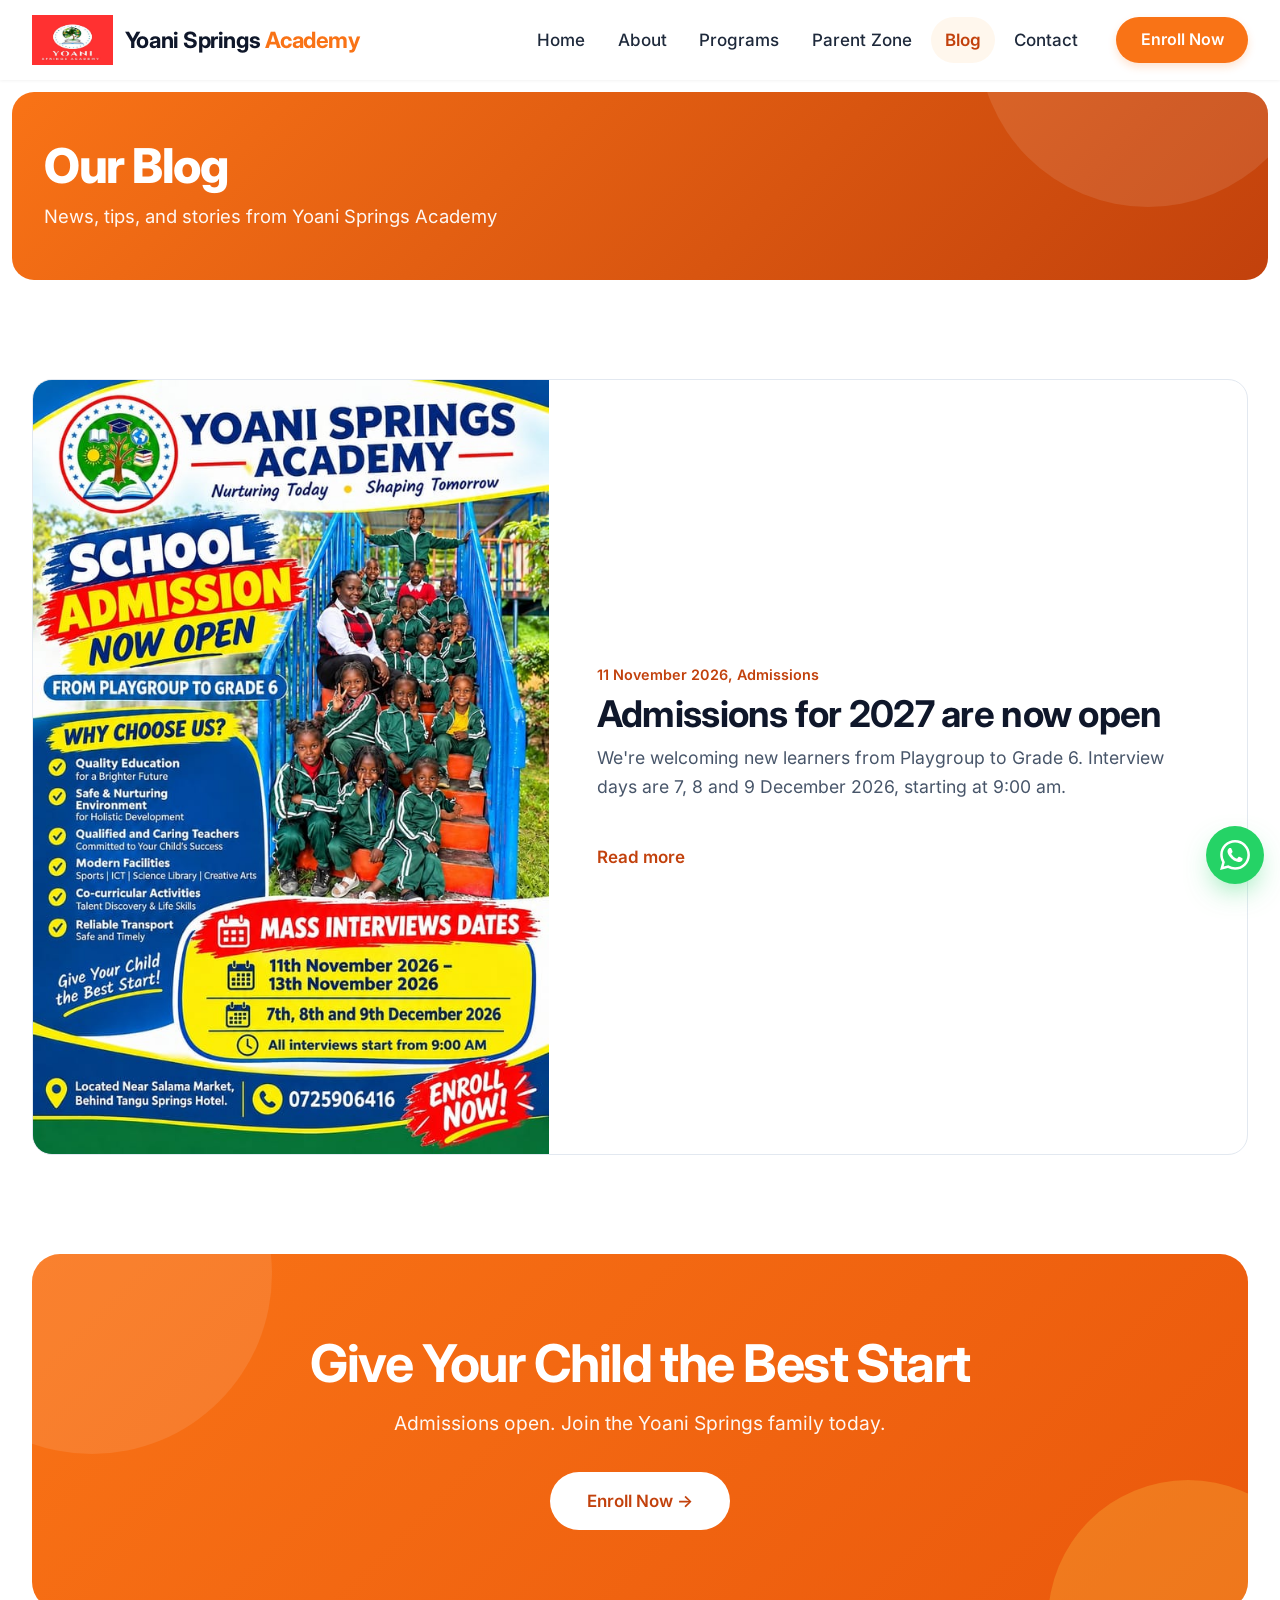
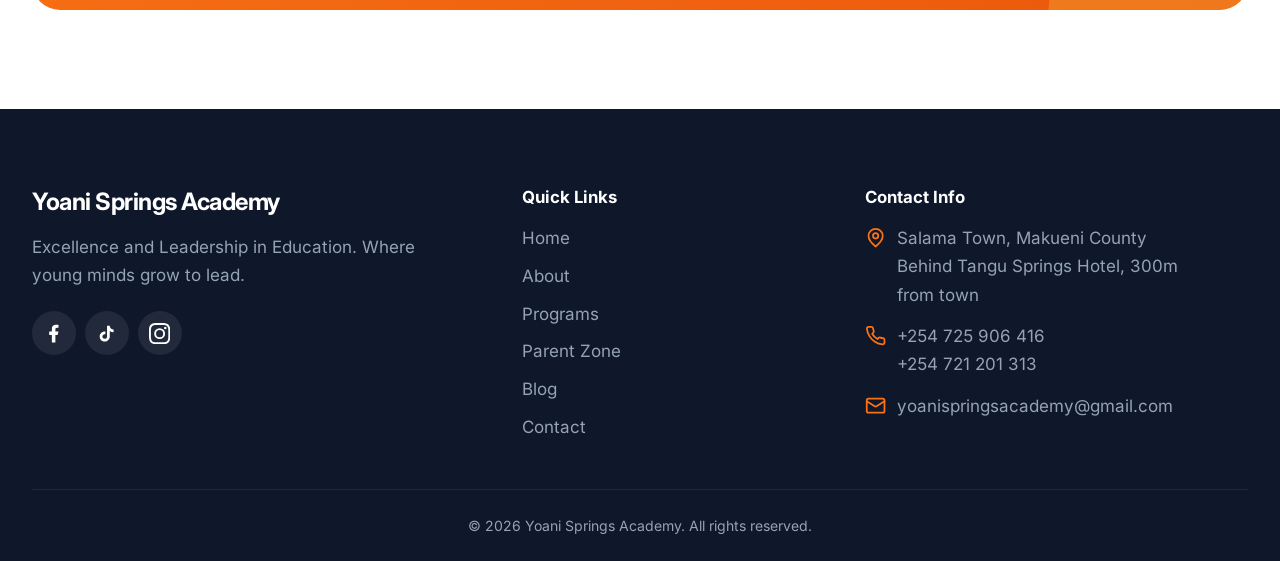
<file: blog/index.html>
<!DOCTYPE html>
<html lang="en">
<head>
  <meta charset="UTF-8">
  <meta name="viewport" content="width=device-width, initial-scale=1.0, viewport-fit=cover">
  <title>Blog | Yoani Springs Academy</title>
  <meta name="description" content="News, tips, and stories from Yoani Springs Academy.">
  <link rel="canonical" href="https://www.yoanisprings.co.ke/blog/">
  <meta name="theme-color" content="#f97316">
  <meta property="og:type" content="website">
  <meta property="og:site_name" content="Yoani Springs Academy">
  <meta property="og:title" content="Blog | Yoani Springs Academy">
  <meta property="og:description" content="News, tips, and stories from Yoani Springs Academy.">
  <meta property="og:url" content="https://www.yoanisprings.co.ke/blog/">
  <meta property="og:image" content="https://www.yoanisprings.co.ke/assets/img/og-image.jpg">
  <meta name="twitter:card" content="summary_large_image">
  <link rel="icon" type="image/png" sizes="32x32" href="/assets/img/favicon-32.png">
  <link rel="icon" type="image/png" sizes="64x64" href="/assets/img/favicon-64.png">
  <link rel="apple-touch-icon" href="/assets/img/apple-touch-icon.png">
  <link rel="preload" href="/assets/fonts/inter-400.woff" as="font" type="font/woff" crossorigin>
  <link rel="preload" href="/assets/fonts/inter-display-800.woff" as="font" type="font/woff" crossorigin>
  <link rel="stylesheet" href="/assets/css/main.css?v=7eb9ab0f">
</head>
<body data-page="blog">
  <a class="skip-link" href="#main">Skip to content</a>
  
  <header class="site-header" id="top">
    <div class="container header-inner">
      <a class="brand" href="/">
        <img src="/assets/img/logo.jpeg" alt="Yoani Springs Academy Logo" width="81" height="50">
        <span class="brand-name">Yoani Springs <span>Academy</span></span>
      </a>
      <nav class="main-nav" aria-label="Main">
        <ul>
          <li><a href="/">Home</a></li>
          <li><a href="/about/">About</a></li>
          <li><a href="/programs/">Programs</a></li>
          <li><a href="/parent-zone/">Parent Zone</a></li>
          <li><a href="/blog/" aria-current="page">Blog</a></li>
          <li><a href="/contact/">Contact</a></li>
        </ul>
      </nav>
      <a class="btn btn-primary header-cta" href="/admission/">Enroll Now</a>
      <button class="menu-toggle" type="button" aria-expanded="false" aria-controls="mobile-menu" aria-label="Menu"><svg class="icon" viewBox="0 0 24 24" fill="none" stroke="currentColor" stroke-width="2" stroke-linecap="round" stroke-linejoin="round" aria-hidden="true" focusable="false"><path d="M4 7h16M4 12h16M4 17h16"/></svg></button>
    </div>
  </header>
  <div class="mobile-menu" id="mobile-menu" role="dialog" aria-modal="true" aria-label="Menu" hidden>
    <div class="mobile-menu-top">
      <a class="brand" href="/">
        <img src="/assets/img/logo.jpeg" alt="Yoani Springs Academy Logo" width="81" height="50">
        <span class="brand-name">Yoani Springs <span>Academy</span></span>
      </a>
      <button class="menu-close" type="button" aria-label="Close menu"><svg class="icon" viewBox="0 0 24 24" fill="none" stroke="currentColor" stroke-width="2" stroke-linecap="round" stroke-linejoin="round" aria-hidden="true" focusable="false"><path d="M18 6 6 18M6 6l12 12"/></svg></button>
    </div>
    <nav aria-label="Mobile">
      <ul>
          <li><a href="/">Home<svg class="icon" viewBox="0 0 24 24" fill="none" stroke="currentColor" stroke-width="2" stroke-linecap="round" stroke-linejoin="round" aria-hidden="true" focusable="false"><path d="M5 12h14"/><path d="m12 5 7 7-7 7"/></svg></a></li>
          <li><a href="/about/">About<svg class="icon" viewBox="0 0 24 24" fill="none" stroke="currentColor" stroke-width="2" stroke-linecap="round" stroke-linejoin="round" aria-hidden="true" focusable="false"><path d="M5 12h14"/><path d="m12 5 7 7-7 7"/></svg></a></li>
          <li><a href="/programs/">Programs<svg class="icon" viewBox="0 0 24 24" fill="none" stroke="currentColor" stroke-width="2" stroke-linecap="round" stroke-linejoin="round" aria-hidden="true" focusable="false"><path d="M5 12h14"/><path d="m12 5 7 7-7 7"/></svg></a></li>
          <li><a href="/parent-zone/">Parent Zone<svg class="icon" viewBox="0 0 24 24" fill="none" stroke="currentColor" stroke-width="2" stroke-linecap="round" stroke-linejoin="round" aria-hidden="true" focusable="false"><path d="M5 12h14"/><path d="m12 5 7 7-7 7"/></svg></a></li>
          <li><a href="/blog/" aria-current="page">Blog<svg class="icon" viewBox="0 0 24 24" fill="none" stroke="currentColor" stroke-width="2" stroke-linecap="round" stroke-linejoin="round" aria-hidden="true" focusable="false"><path d="M5 12h14"/><path d="m12 5 7 7-7 7"/></svg></a></li>
          <li><a href="/contact/">Contact<svg class="icon" viewBox="0 0 24 24" fill="none" stroke="currentColor" stroke-width="2" stroke-linecap="round" stroke-linejoin="round" aria-hidden="true" focusable="false"><path d="M5 12h14"/><path d="m12 5 7 7-7 7"/></svg></a></li>
      </ul>
    </nav>
    <a class="btn btn-primary btn-block" href="/admission/">Enroll Now</a>
  </div>
  <main id="main">

    <section class="page-hero">
      <div class="container">
        <h1>Our Blog</h1>
        <p>News, tips, and stories from Yoani Springs Academy</p>
      </div>
    </section>

    <section class="blog-grid-section">
      <div class="container">
        <ul class="post-grid" data-posts aria-busy="true"><li class="post-card post-card--skeleton" aria-hidden="true"><div class="post-photo"></div><div class="post-body"><div class="sk w60"></div><div class="sk w40"></div><div class="sk w90"></div><div class="sk w90"></div></div></li><li class="post-card post-card--skeleton" aria-hidden="true"><div class="post-photo"></div><div class="post-body"><div class="sk w60"></div><div class="sk w40"></div><div class="sk w90"></div><div class="sk w90"></div></div></li><li class="post-card post-card--skeleton" aria-hidden="true"><div class="post-photo"></div><div class="post-body"><div class="sk w60"></div><div class="sk w40"></div><div class="sk w90"></div><div class="sk w90"></div></div></li></ul>
      </div>
    </section>

    <dialog class="post-dialog" id="post-dialog" aria-labelledby="post-dialog-title">
      <div class="dialog-head"><button type="button" class="close-modal" data-close-dialog aria-label="Close"><svg class="icon" viewBox="0 0 24 24" fill="none" stroke="currentColor" stroke-width="2" stroke-linecap="round" stroke-linejoin="round" aria-hidden="true" focusable="false"><path d="M18 6 6 18M6 6l12 12"/></svg></button></div>
      <div class="dialog-photo" data-dialog-photo></div>
      <div class="dialog-body">
        <p class="post-date" data-dialog-meta></p>
        <h2 id="post-dialog-title" data-dialog-title></h2>
        <div class="rich" data-dialog-content></div>
      </div>
    </dialog>

    <section class="cta-banner">
      <div class="container">
        <div class="cta-content">
          <h2>Give Your Child the Best Start</h2>
          <p>Admissions open. Join the Yoani Springs family today.</p>
          <a href="/admission/" class="btn btn-light btn-large">Enroll Now →</a>
        </div>
      </div>
    </section>
  </main>
  
  <footer class="site-footer">
    <div class="container">
      <div class="footer-grid">
        <div class="footer-about">
          <h2>Yoani Springs Academy</h2>
          <p>Excellence and Leadership in Education. Where young minds grow to lead.</p>
          <div class="socials">
            <a href="https://www.facebook.com/yoani.springs.academy.2025" target="_blank" rel="noopener noreferrer" aria-label="Facebook"><svg class="icon" viewBox="0 0 24 24" fill="currentColor" aria-hidden="true" focusable="false"><path d="M14 13.5h2.5l1-4H14v-2c0-1.03 0-2 2-2h1.5V2.14c-.33-.04-1.56-.14-2.86-.14C11.92 2 10 3.66 10 6.7v2.8H7v4h3V22h4z"/></svg></a>
            <a href="https://www.tiktok.com/@yoani.springs.aca" target="_blank" rel="noopener noreferrer" aria-label="TikTok"><svg class="icon" viewBox="0 0 24 24" fill="currentColor" aria-hidden="true" focusable="false"><path d="M16.6 5.82A4.28 4.28 0 0 1 15.54 3h-3.09v12.4a2.59 2.59 0 0 1-2.59 2.5c-1.42 0-2.6-1.16-2.6-2.6 0-1.72 1.66-3.01 3.37-2.48V9.66c-3.45-.46-6.47 2.22-6.47 5.64 0 3.33 2.76 5.7 5.69 5.7 3.14 0 5.69-2.55 5.69-5.7V9.01a7.35 7.35 0 0 0 4.3 1.38V7.3s-1.88.09-3.24-1.48z"/></svg></a>
            <a href="https://www.instagram.com/yoanispringsacademy" target="_blank" rel="noopener noreferrer" aria-label="Instagram"><svg class="icon" viewBox="0 0 24 24" fill="currentColor" aria-hidden="true" focusable="false"><path d="M12 2.16c3.2 0 3.58.01 4.85.07 3.25.15 4.77 1.69 4.92 4.92.06 1.27.07 1.65.07 4.85s-.01 3.58-.07 4.85c-.15 3.23-1.66 4.77-4.92 4.92-1.27.06-1.65.07-4.85.07s-3.58-.01-4.85-.07c-3.26-.15-4.77-1.7-4.92-4.92C2.17 15.58 2.16 15.2 2.16 12s.01-3.58.07-4.85C2.38 3.92 3.9 2.38 7.15 2.23 8.42 2.17 8.8 2.16 12 2.16zM12 0C8.74 0 8.33.01 7.05.07 2.7.27.27 2.69.07 7.05.01 8.33 0 8.74 0 12s.01 3.67.07 4.95c.2 4.36 2.62 6.78 6.98 6.98C8.33 23.99 8.74 24 12 24s3.67-.01 4.95-.07c4.35-.2 6.78-2.62 6.98-6.98.06-1.28.07-1.69.07-4.95s-.01-3.67-.07-4.95c-.2-4.35-2.62-6.78-6.98-6.98C15.67.01 15.26 0 12 0zm0 5.84a6.16 6.16 0 1 0 0 12.32 6.16 6.16 0 0 0 0-12.32zM12 16a4 4 0 1 1 0-8 4 4 0 0 1 0 8zm6.4-11.85a1.44 1.44 0 1 0 0 2.88 1.44 1.44 0 0 0 0-2.88z"/></svg></a>
          </div>
        </div>
        <nav class="footer-links" aria-labelledby="f-links">
          <h2 id="f-links">Quick Links</h2>
          <ul>
            <li><a href="/">Home</a></li>
            <li><a href="/about/">About</a></li>
            <li><a href="/programs/">Programs</a></li>
            <li><a href="/parent-zone/">Parent Zone</a></li>
            <li><a href="/blog/">Blog</a></li>
            <li><a href="/contact/">Contact</a></li>
          </ul>
        </nav>
        <div class="footer-contact">
          <h2>Contact Info</h2>
          <address>
            <p><svg class="icon" viewBox="0 0 24 24" fill="none" stroke="currentColor" stroke-width="2" stroke-linecap="round" stroke-linejoin="round" aria-hidden="true" focusable="false"><path d="M20 10c0 6-8 12-8 12s-8-6-8-12a8 8 0 0 1 16 0Z"/><circle cx="12" cy="10" r="3"/></svg><span>Salama Town, Makueni County<br>Behind Tangu Springs Hotel, 300m from town</span></p>
            <p><svg class="icon" viewBox="0 0 24 24" fill="none" stroke="currentColor" stroke-width="2" stroke-linecap="round" stroke-linejoin="round" aria-hidden="true" focusable="false"><path d="M22 16.92v3a2 2 0 0 1-2.18 2 19.79 19.79 0 0 1-8.63-3.07 19.5 19.5 0 0 1-6-6 19.79 19.79 0 0 1-3.07-8.67A2 2 0 0 1 4.11 2h3a2 2 0 0 1 2 1.72c.13.96.36 1.9.7 2.81a2 2 0 0 1-.45 2.11L8.09 9.91a16 16 0 0 0 6 6l1.27-1.27a2 2 0 0 1 2.11-.45c.91.34 1.85.57 2.81.7A2 2 0 0 1 22 16.92z"/></svg><span><a href="tel:+254725906416">+254 725 906 416</a><br><a href="tel:+254721201313">+254 721 201 313</a></span></p>
            <p><svg class="icon" viewBox="0 0 24 24" fill="none" stroke="currentColor" stroke-width="2" stroke-linecap="round" stroke-linejoin="round" aria-hidden="true" focusable="false"><rect x="2" y="4" width="20" height="16" rx="2"/><path d="m22 7-8.97 5.7a1.94 1.94 0 0 1-2.06 0L2 7"/></svg><span><a href="mailto:yoanispringsacademy@gmail.com">yoanispringsacademy@gmail.com</a></span></p>
          </address>
        </div>
      </div>
      <div class="footer-bottom">
        <p>&copy; <span data-year>2026</span> Yoani Springs Academy. All rights reserved.</p>
      </div>
    </div>
  </footer>
  <a class="wa-float" href="https://wa.me/254725906416" target="_blank" rel="noopener" aria-label="WhatsApp"><svg class="icon" viewBox="0 0 24 24" fill="currentColor" aria-hidden="true" focusable="false"><path d="M17.47 14.38c-.3-.15-1.76-.87-2.03-.97-.27-.1-.47-.15-.67.15-.2.3-.77.97-.94 1.17-.17.2-.35.22-.65.07-.3-.15-1.26-.46-2.4-1.48-.89-.79-1.49-1.77-1.66-2.07-.17-.3-.02-.46.13-.61.13-.13.3-.35.45-.52.15-.17.2-.3.3-.5.1-.2.05-.37-.02-.52-.08-.15-.67-1.62-.92-2.22-.24-.58-.49-.5-.67-.51h-.57c-.2 0-.52.07-.8.37-.27.3-1.04 1.02-1.04 2.48s1.07 2.88 1.21 3.08c.15.2 2.1 3.2 5.08 4.49.71.31 1.26.49 1.69.63.71.23 1.36.2 1.87.12.57-.09 1.76-.72 2.01-1.41.25-.69.25-1.29.17-1.41-.07-.12-.27-.2-.57-.35zM12.05 21.79h-.01a9.87 9.87 0 0 1-5.03-1.38l-.36-.21-3.74.98 1-3.65-.24-.37a9.86 9.86 0 0 1-1.51-5.26c0-5.45 4.44-9.88 9.89-9.88 2.64 0 5.12 1.03 6.99 2.9a9.82 9.82 0 0 1 2.89 6.99c0 5.45-4.44 9.88-9.88 9.88zm8.41-18.3A11.81 11.81 0 0 0 12.05 0C5.5 0 .16 5.34.16 11.89c0 2.1.55 4.14 1.59 5.95L.06 24l6.3-1.65a11.88 11.88 0 0 0 5.68 1.45h.01c6.55 0 11.89-5.34 11.89-11.89 0-3.18-1.24-6.16-3.48-8.41z"/></svg></a>
  <script type="module" src="/assets/js/main.js?v=d1cefbbf"></script>
</body>
</html>
</file>
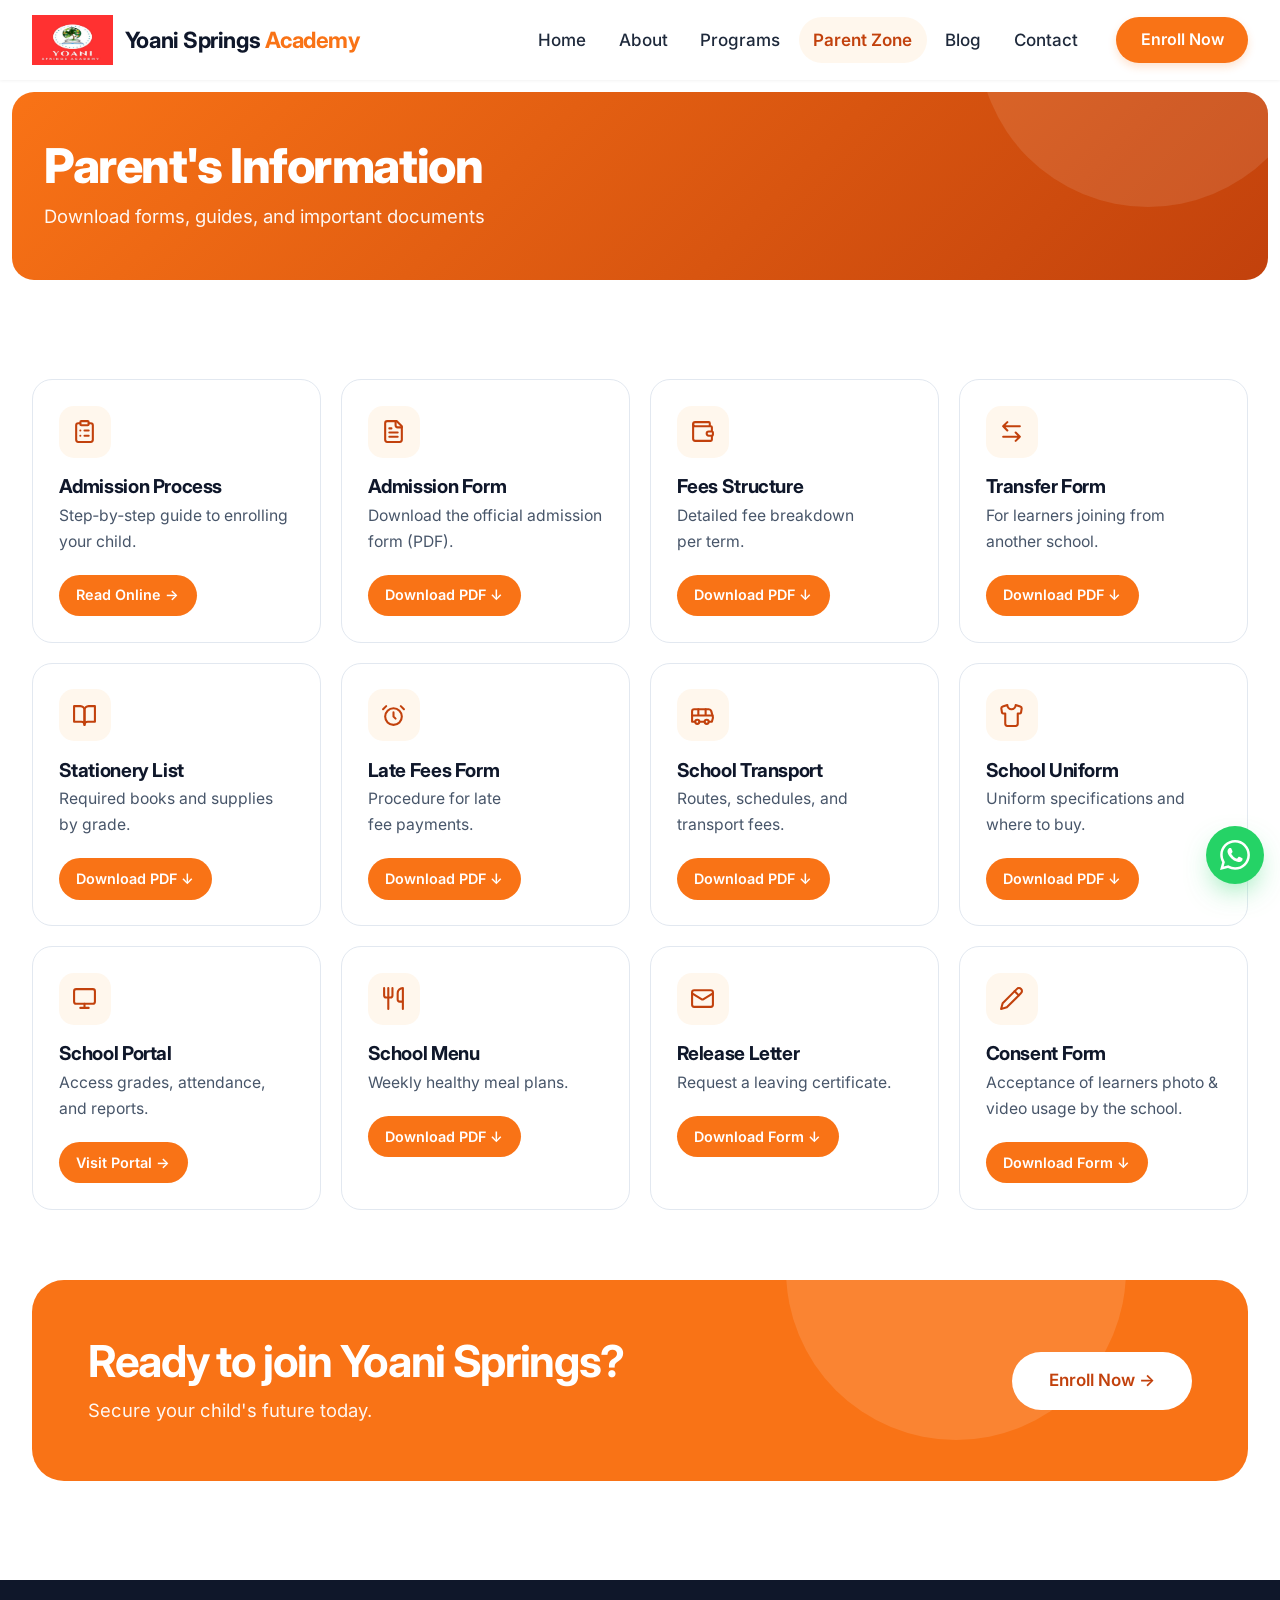
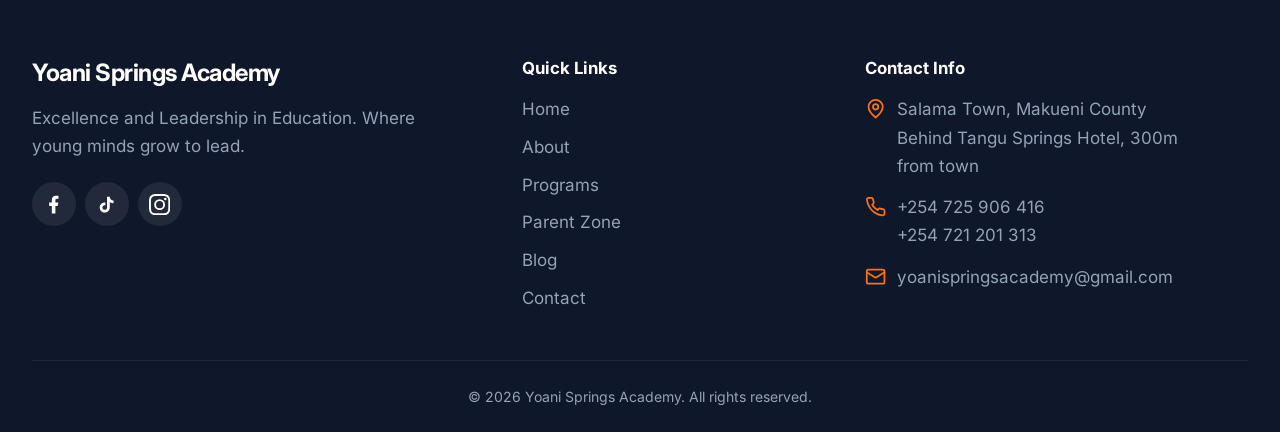
<file: parent-zone/index.html>
<!DOCTYPE html>
<html lang="en">
<head>
  <meta charset="UTF-8">
  <meta name="viewport" content="width=device-width, initial-scale=1.0, viewport-fit=cover">
  <title>Parent Zone | Yoani Springs Academy</title>
  <meta name="description" content="Parent&#39;s Information: download forms, guides, and important documents from Yoani Springs Academy.">
  <link rel="canonical" href="https://www.yoanisprings.co.ke/parent-zone/">
  <meta name="theme-color" content="#f97316">
  <meta property="og:type" content="website">
  <meta property="og:site_name" content="Yoani Springs Academy">
  <meta property="og:title" content="Parent Zone | Yoani Springs Academy">
  <meta property="og:description" content="Parent&#39;s Information: download forms, guides, and important documents from Yoani Springs Academy.">
  <meta property="og:url" content="https://www.yoanisprings.co.ke/parent-zone/">
  <meta property="og:image" content="https://www.yoanisprings.co.ke/assets/img/og-image.jpg">
  <meta name="twitter:card" content="summary_large_image">
  <link rel="icon" type="image/png" sizes="32x32" href="/assets/img/favicon-32.png">
  <link rel="icon" type="image/png" sizes="64x64" href="/assets/img/favicon-64.png">
  <link rel="apple-touch-icon" href="/assets/img/apple-touch-icon.png">
  <link rel="preload" href="/assets/fonts/inter-400.woff" as="font" type="font/woff" crossorigin>
  <link rel="preload" href="/assets/fonts/inter-display-800.woff" as="font" type="font/woff" crossorigin>
  <link rel="stylesheet" href="/assets/css/main.css?v=7eb9ab0f">
</head>
<body data-page="parent-zone">
  <a class="skip-link" href="#main">Skip to content</a>
  
  <header class="site-header" id="top">
    <div class="container header-inner">
      <a class="brand" href="/">
        <img src="/assets/img/logo.jpeg" alt="Yoani Springs Academy Logo" width="81" height="50">
        <span class="brand-name">Yoani Springs <span>Academy</span></span>
      </a>
      <nav class="main-nav" aria-label="Main">
        <ul>
          <li><a href="/">Home</a></li>
          <li><a href="/about/">About</a></li>
          <li><a href="/programs/">Programs</a></li>
          <li><a href="/parent-zone/" aria-current="page">Parent Zone</a></li>
          <li><a href="/blog/">Blog</a></li>
          <li><a href="/contact/">Contact</a></li>
        </ul>
      </nav>
      <a class="btn btn-primary header-cta" href="/admission/">Enroll Now</a>
      <button class="menu-toggle" type="button" aria-expanded="false" aria-controls="mobile-menu" aria-label="Menu"><svg class="icon" viewBox="0 0 24 24" fill="none" stroke="currentColor" stroke-width="2" stroke-linecap="round" stroke-linejoin="round" aria-hidden="true" focusable="false"><path d="M4 7h16M4 12h16M4 17h16"/></svg></button>
    </div>
  </header>
  <div class="mobile-menu" id="mobile-menu" role="dialog" aria-modal="true" aria-label="Menu" hidden>
    <div class="mobile-menu-top">
      <a class="brand" href="/">
        <img src="/assets/img/logo.jpeg" alt="Yoani Springs Academy Logo" width="81" height="50">
        <span class="brand-name">Yoani Springs <span>Academy</span></span>
      </a>
      <button class="menu-close" type="button" aria-label="Close menu"><svg class="icon" viewBox="0 0 24 24" fill="none" stroke="currentColor" stroke-width="2" stroke-linecap="round" stroke-linejoin="round" aria-hidden="true" focusable="false"><path d="M18 6 6 18M6 6l12 12"/></svg></button>
    </div>
    <nav aria-label="Mobile">
      <ul>
          <li><a href="/">Home<svg class="icon" viewBox="0 0 24 24" fill="none" stroke="currentColor" stroke-width="2" stroke-linecap="round" stroke-linejoin="round" aria-hidden="true" focusable="false"><path d="M5 12h14"/><path d="m12 5 7 7-7 7"/></svg></a></li>
          <li><a href="/about/">About<svg class="icon" viewBox="0 0 24 24" fill="none" stroke="currentColor" stroke-width="2" stroke-linecap="round" stroke-linejoin="round" aria-hidden="true" focusable="false"><path d="M5 12h14"/><path d="m12 5 7 7-7 7"/></svg></a></li>
          <li><a href="/programs/">Programs<svg class="icon" viewBox="0 0 24 24" fill="none" stroke="currentColor" stroke-width="2" stroke-linecap="round" stroke-linejoin="round" aria-hidden="true" focusable="false"><path d="M5 12h14"/><path d="m12 5 7 7-7 7"/></svg></a></li>
          <li><a href="/parent-zone/" aria-current="page">Parent Zone<svg class="icon" viewBox="0 0 24 24" fill="none" stroke="currentColor" stroke-width="2" stroke-linecap="round" stroke-linejoin="round" aria-hidden="true" focusable="false"><path d="M5 12h14"/><path d="m12 5 7 7-7 7"/></svg></a></li>
          <li><a href="/blog/">Blog<svg class="icon" viewBox="0 0 24 24" fill="none" stroke="currentColor" stroke-width="2" stroke-linecap="round" stroke-linejoin="round" aria-hidden="true" focusable="false"><path d="M5 12h14"/><path d="m12 5 7 7-7 7"/></svg></a></li>
          <li><a href="/contact/">Contact<svg class="icon" viewBox="0 0 24 24" fill="none" stroke="currentColor" stroke-width="2" stroke-linecap="round" stroke-linejoin="round" aria-hidden="true" focusable="false"><path d="M5 12h14"/><path d="m12 5 7 7-7 7"/></svg></a></li>
      </ul>
    </nav>
    <a class="btn btn-primary btn-block" href="/admission/">Enroll Now</a>
  </div>
  <main id="main">

    <section class="page-hero">
      <div class="container">
        <h1>Parent's Information</h1>
        <p>Download forms, guides, and important documents</p>
      </div>
    </section>

    <section class="parent-resources">
      <div class="container">
        <div class="resources-grid">
          <div class="resource-card">
            <span class="resource-icon"><svg class="icon" viewBox="0 0 24 24" fill="none" stroke="currentColor" stroke-width="2" stroke-linecap="round" stroke-linejoin="round" aria-hidden="true" focusable="false"><rect x="8" y="2" width="8" height="4" rx="1"/><path d="M16 4h2a2 2 0 0 1 2 2v14a2 2 0 0 1-2 2H6a2 2 0 0 1-2-2V6a2 2 0 0 1 2-2h2"/><path d="M12 11h4M12 16h4M8 11h.01M8 16h.01"/></svg></span>
            <h3>Admission Process</h3>
            <p>Step‑by‑step guide to enrolling your child.</p>
            <a href="/admission/" class="btn-download">Read Online →</a>
          </div>
          <div class="resource-card">
            <span class="resource-icon"><svg class="icon" viewBox="0 0 24 24" fill="none" stroke="currentColor" stroke-width="2" stroke-linecap="round" stroke-linejoin="round" aria-hidden="true" focusable="false"><path d="M15 2H6a2 2 0 0 0-2 2v16a2 2 0 0 0 2 2h12a2 2 0 0 0 2-2V7Z"/><path d="M14 2v4a2 2 0 0 0 2 2h4"/><path d="M16 13H8M16 17H8M10 9H8"/></svg></span>
            <h3>Admission Form</h3>
            <p>Download the official admission form (PDF).</p>
            <a href="/pdfs/admission-form.pdf" class="btn-download" download>Download PDF ↓</a>
          </div>
          <div class="resource-card">
            <span class="resource-icon"><svg class="icon" viewBox="0 0 24 24" fill="none" stroke="currentColor" stroke-width="2" stroke-linecap="round" stroke-linejoin="round" aria-hidden="true" focusable="false"><path d="M19 7V4a1 1 0 0 0-1-1H5a2 2 0 0 0 0 4h15a1 1 0 0 1 1 1v4h-3a2 2 0 0 0 0 4h3a1 1 0 0 0 1-1v-2a1 1 0 0 0-1-1"/><path d="M3 5v14a2 2 0 0 0 2 2h15a1 1 0 0 0 1-1v-4"/></svg></span>
            <h3>Fees Structure</h3>
            <p>Detailed fee breakdown per term.</p>
            <a href="/pdfs/fees-structure.pdf" class="btn-download" download>Download PDF ↓</a>
          </div>
          <div class="resource-card">
            <span class="resource-icon"><svg class="icon" viewBox="0 0 24 24" fill="none" stroke="currentColor" stroke-width="2" stroke-linecap="round" stroke-linejoin="round" aria-hidden="true" focusable="false"><path d="M8 3 4 7l4 4M4 7h16M16 21l4-4-4-4M20 17H4"/></svg></span>
            <h3>Transfer Form</h3>
            <p>For learners joining from another school.</p>
            <a href="/pdfs/transfer-form.pdf" class="btn-download" download>Download PDF ↓</a>
          </div>
          <div class="resource-card">
            <span class="resource-icon"><svg class="icon" viewBox="0 0 24 24" fill="none" stroke="currentColor" stroke-width="2" stroke-linecap="round" stroke-linejoin="round" aria-hidden="true" focusable="false"><path d="M2 3h6a4 4 0 0 1 4 4v14a3 3 0 0 0-3-3H2z"/><path d="M22 3h-6a4 4 0 0 0-4 4v14a3 3 0 0 1 3-3h7z"/></svg></span>
            <h3>Stationery List</h3>
            <p>Required books and supplies by grade.</p>
            <a href="/pdfs/stationery-list.pdf" class="btn-download" download>Download PDF ↓</a>
          </div>
          <div class="resource-card">
            <span class="resource-icon"><svg class="icon" viewBox="0 0 24 24" fill="none" stroke="currentColor" stroke-width="2" stroke-linecap="round" stroke-linejoin="round" aria-hidden="true" focusable="false"><circle cx="12" cy="13" r="8"/><path d="M12 9v4l2 2M5 3 2 6M22 6l-3-3"/></svg></span>
            <h3>Late Fees Form</h3>
            <p>Procedure for late fee payments.</p>
            <a href="/pdfs/late-fees-form.pdf" class="btn-download" download>Download PDF ↓</a>
          </div>
          <div class="resource-card">
            <span class="resource-icon"><svg class="icon" viewBox="0 0 24 24" fill="none" stroke="currentColor" stroke-width="2" stroke-linecap="round" stroke-linejoin="round" aria-hidden="true" focusable="false"><path d="M8 6v6M15 6v6M2 12h19.6"/><path d="M18 18h3s.5-1.7.8-2.8c.1-.4.2-.8.2-1.2 0-.4-.1-.8-.2-1.2l-1.4-5C20.1 6.8 19.1 6 18 6H4a2 2 0 0 0-2 2v10h3"/><circle cx="7" cy="18" r="2"/><path d="M9 18h5"/><circle cx="16" cy="18" r="2"/></svg></span>
            <h3>School Transport</h3>
            <p>Routes, schedules, and transport fees.</p>
            <a href="/pdfs/school-transport.pdf" class="btn-download" download>Download PDF ↓</a>
          </div>
          <div class="resource-card">
            <span class="resource-icon"><svg class="icon" viewBox="0 0 24 24" fill="none" stroke="currentColor" stroke-width="2" stroke-linecap="round" stroke-linejoin="round" aria-hidden="true" focusable="false"><path d="M20.38 3.46 16 2a4 4 0 0 1-8 0L3.62 3.46a2 2 0 0 0-1.34 2.23l.58 3.47a1 1 0 0 0 .99.84H6v10c0 1.1.9 2 2 2h8a2 2 0 0 0 2-2V10h2.15a1 1 0 0 0 .99-.84l.58-3.47a2 2 0 0 0-1.34-2.23z"/></svg></span>
            <h3>School Uniform</h3>
            <p>Uniform specifications and where to buy.</p>
            <a href="/pdfs/school-uniform.pdf" class="btn-download" download>Download PDF ↓</a>
          </div>
          <div class="resource-card">
            <span class="resource-icon"><svg class="icon" viewBox="0 0 24 24" fill="none" stroke="currentColor" stroke-width="2" stroke-linecap="round" stroke-linejoin="round" aria-hidden="true" focusable="false"><rect x="2" y="3" width="20" height="14" rx="2"/><path d="M8 21h8M12 17v4"/></svg></span>
            <h3>School Portal</h3>
            <p>Access grades, attendance, and reports.</p>
            <a href="https://portals.yoanisprings.co.ke" class="btn-download" target="_blank" rel="noopener noreferrer">Visit Portal →</a>
          </div>
          <div class="resource-card">
            <span class="resource-icon"><svg class="icon" viewBox="0 0 24 24" fill="none" stroke="currentColor" stroke-width="2" stroke-linecap="round" stroke-linejoin="round" aria-hidden="true" focusable="false"><path d="M3 2v7c0 1.1.9 2 2 2h4a2 2 0 0 0 2-2V2M7 2v20"/><path d="M21 15V2a5 5 0 0 0-5 5v6c0 1.1.9 2 2 2h3Zm0 0v7"/></svg></span>
            <h3>School Menu</h3>
            <p>Weekly healthy meal plans.</p>
            <a href="/pdfs/school-menu.pdf" class="btn-download" download>Download PDF ↓</a>
          </div>
          <div class="resource-card">
            <span class="resource-icon"><svg class="icon" viewBox="0 0 24 24" fill="none" stroke="currentColor" stroke-width="2" stroke-linecap="round" stroke-linejoin="round" aria-hidden="true" focusable="false"><rect x="2" y="4" width="20" height="16" rx="2"/><path d="m22 7-8.97 5.7a1.94 1.94 0 0 1-2.06 0L2 7"/></svg></span>
            <h3>Release Letter</h3>
            <p>Request a leaving certificate.</p>
            <a href="/pdfs/release-letter.pdf" class="btn-download" download>Download Form ↓</a>
          </div>
          <div class="resource-card">
            <span class="resource-icon"><svg class="icon" viewBox="0 0 24 24" fill="none" stroke="currentColor" stroke-width="2" stroke-linecap="round" stroke-linejoin="round" aria-hidden="true" focusable="false"><path d="M17 3a2.85 2.83 0 1 1 4 4L7.5 20.5 2 22l1.5-5.5Z"/><path d="m15 5 4 4"/></svg></span>
            <h3>Consent Form</h3>
            <p>Acceptance of learners photo &amp; video usage by the school.</p>
            <a href="/pdfs/consent-form.pdf" class="btn-download" download>Download Form ↓</a>
          </div>
        </div>
        <div class="enroll-card">
          <div>
            <h2>Ready to join Yoani Springs?</h2>
            <p>Secure your child's future today.</p>
          </div>
          <a href="/admission/" class="btn btn-light btn-large">Enroll Now →</a>
        </div>
      </div>
    </section>
  </main>
  
  <footer class="site-footer">
    <div class="container">
      <div class="footer-grid">
        <div class="footer-about">
          <h2>Yoani Springs Academy</h2>
          <p>Excellence and Leadership in Education. Where young minds grow to lead.</p>
          <div class="socials">
            <a href="https://www.facebook.com/yoani.springs.academy.2025" target="_blank" rel="noopener noreferrer" aria-label="Facebook"><svg class="icon" viewBox="0 0 24 24" fill="currentColor" aria-hidden="true" focusable="false"><path d="M14 13.5h2.5l1-4H14v-2c0-1.03 0-2 2-2h1.5V2.14c-.33-.04-1.56-.14-2.86-.14C11.92 2 10 3.66 10 6.7v2.8H7v4h3V22h4z"/></svg></a>
            <a href="https://www.tiktok.com/@yoani.springs.aca" target="_blank" rel="noopener noreferrer" aria-label="TikTok"><svg class="icon" viewBox="0 0 24 24" fill="currentColor" aria-hidden="true" focusable="false"><path d="M16.6 5.82A4.28 4.28 0 0 1 15.54 3h-3.09v12.4a2.59 2.59 0 0 1-2.59 2.5c-1.42 0-2.6-1.16-2.6-2.6 0-1.72 1.66-3.01 3.37-2.48V9.66c-3.45-.46-6.47 2.22-6.47 5.64 0 3.33 2.76 5.7 5.69 5.7 3.14 0 5.69-2.55 5.69-5.7V9.01a7.35 7.35 0 0 0 4.3 1.38V7.3s-1.88.09-3.24-1.48z"/></svg></a>
            <a href="https://www.instagram.com/yoanispringsacademy" target="_blank" rel="noopener noreferrer" aria-label="Instagram"><svg class="icon" viewBox="0 0 24 24" fill="currentColor" aria-hidden="true" focusable="false"><path d="M12 2.16c3.2 0 3.58.01 4.85.07 3.25.15 4.77 1.69 4.92 4.92.06 1.27.07 1.65.07 4.85s-.01 3.58-.07 4.85c-.15 3.23-1.66 4.77-4.92 4.92-1.27.06-1.65.07-4.85.07s-3.58-.01-4.85-.07c-3.26-.15-4.77-1.7-4.92-4.92C2.17 15.58 2.16 15.2 2.16 12s.01-3.58.07-4.85C2.38 3.92 3.9 2.38 7.15 2.23 8.42 2.17 8.8 2.16 12 2.16zM12 0C8.74 0 8.33.01 7.05.07 2.7.27.27 2.69.07 7.05.01 8.33 0 8.74 0 12s.01 3.67.07 4.95c.2 4.36 2.62 6.78 6.98 6.98C8.33 23.99 8.74 24 12 24s3.67-.01 4.95-.07c4.35-.2 6.78-2.62 6.98-6.98.06-1.28.07-1.69.07-4.95s-.01-3.67-.07-4.95c-.2-4.35-2.62-6.78-6.98-6.98C15.67.01 15.26 0 12 0zm0 5.84a6.16 6.16 0 1 0 0 12.32 6.16 6.16 0 0 0 0-12.32zM12 16a4 4 0 1 1 0-8 4 4 0 0 1 0 8zm6.4-11.85a1.44 1.44 0 1 0 0 2.88 1.44 1.44 0 0 0 0-2.88z"/></svg></a>
          </div>
        </div>
        <nav class="footer-links" aria-labelledby="f-links">
          <h2 id="f-links">Quick Links</h2>
          <ul>
            <li><a href="/">Home</a></li>
            <li><a href="/about/">About</a></li>
            <li><a href="/programs/">Programs</a></li>
            <li><a href="/parent-zone/">Parent Zone</a></li>
            <li><a href="/blog/">Blog</a></li>
            <li><a href="/contact/">Contact</a></li>
          </ul>
        </nav>
        <div class="footer-contact">
          <h2>Contact Info</h2>
          <address>
            <p><svg class="icon" viewBox="0 0 24 24" fill="none" stroke="currentColor" stroke-width="2" stroke-linecap="round" stroke-linejoin="round" aria-hidden="true" focusable="false"><path d="M20 10c0 6-8 12-8 12s-8-6-8-12a8 8 0 0 1 16 0Z"/><circle cx="12" cy="10" r="3"/></svg><span>Salama Town, Makueni County<br>Behind Tangu Springs Hotel, 300m from town</span></p>
            <p><svg class="icon" viewBox="0 0 24 24" fill="none" stroke="currentColor" stroke-width="2" stroke-linecap="round" stroke-linejoin="round" aria-hidden="true" focusable="false"><path d="M22 16.92v3a2 2 0 0 1-2.18 2 19.79 19.79 0 0 1-8.63-3.07 19.5 19.5 0 0 1-6-6 19.79 19.79 0 0 1-3.07-8.67A2 2 0 0 1 4.11 2h3a2 2 0 0 1 2 1.72c.13.96.36 1.9.7 2.81a2 2 0 0 1-.45 2.11L8.09 9.91a16 16 0 0 0 6 6l1.27-1.27a2 2 0 0 1 2.11-.45c.91.34 1.85.57 2.81.7A2 2 0 0 1 22 16.92z"/></svg><span><a href="tel:+254725906416">+254 725 906 416</a><br><a href="tel:+254721201313">+254 721 201 313</a></span></p>
            <p><svg class="icon" viewBox="0 0 24 24" fill="none" stroke="currentColor" stroke-width="2" stroke-linecap="round" stroke-linejoin="round" aria-hidden="true" focusable="false"><rect x="2" y="4" width="20" height="16" rx="2"/><path d="m22 7-8.97 5.7a1.94 1.94 0 0 1-2.06 0L2 7"/></svg><span><a href="mailto:yoanispringsacademy@gmail.com">yoanispringsacademy@gmail.com</a></span></p>
          </address>
        </div>
      </div>
      <div class="footer-bottom">
        <p>&copy; <span data-year>2026</span> Yoani Springs Academy. All rights reserved.</p>
      </div>
    </div>
  </footer>
  <a class="wa-float" href="https://wa.me/254725906416" target="_blank" rel="noopener" aria-label="WhatsApp"><svg class="icon" viewBox="0 0 24 24" fill="currentColor" aria-hidden="true" focusable="false"><path d="M17.47 14.38c-.3-.15-1.76-.87-2.03-.97-.27-.1-.47-.15-.67.15-.2.3-.77.97-.94 1.17-.17.2-.35.22-.65.07-.3-.15-1.26-.46-2.4-1.48-.89-.79-1.49-1.77-1.66-2.07-.17-.3-.02-.46.13-.61.13-.13.3-.35.45-.52.15-.17.2-.3.3-.5.1-.2.05-.37-.02-.52-.08-.15-.67-1.62-.92-2.22-.24-.58-.49-.5-.67-.51h-.57c-.2 0-.52.07-.8.37-.27.3-1.04 1.02-1.04 2.48s1.07 2.88 1.21 3.08c.15.2 2.1 3.2 5.08 4.49.71.31 1.26.49 1.69.63.71.23 1.36.2 1.87.12.57-.09 1.76-.72 2.01-1.41.25-.69.25-1.29.17-1.41-.07-.12-.27-.2-.57-.35zM12.05 21.79h-.01a9.87 9.87 0 0 1-5.03-1.38l-.36-.21-3.74.98 1-3.65-.24-.37a9.86 9.86 0 0 1-1.51-5.26c0-5.45 4.44-9.88 9.89-9.88 2.64 0 5.12 1.03 6.99 2.9a9.82 9.82 0 0 1 2.89 6.99c0 5.45-4.44 9.88-9.88 9.88zm8.41-18.3A11.81 11.81 0 0 0 12.05 0C5.5 0 .16 5.34.16 11.89c0 2.1.55 4.14 1.59 5.95L.06 24l6.3-1.65a11.88 11.88 0 0 0 5.68 1.45h.01c6.55 0 11.89-5.34 11.89-11.89 0-3.18-1.24-6.16-3.48-8.41z"/></svg></a>
  <script type="module" src="/assets/js/main.js?v=d1cefbbf"></script>
</body>
</html>
</file>
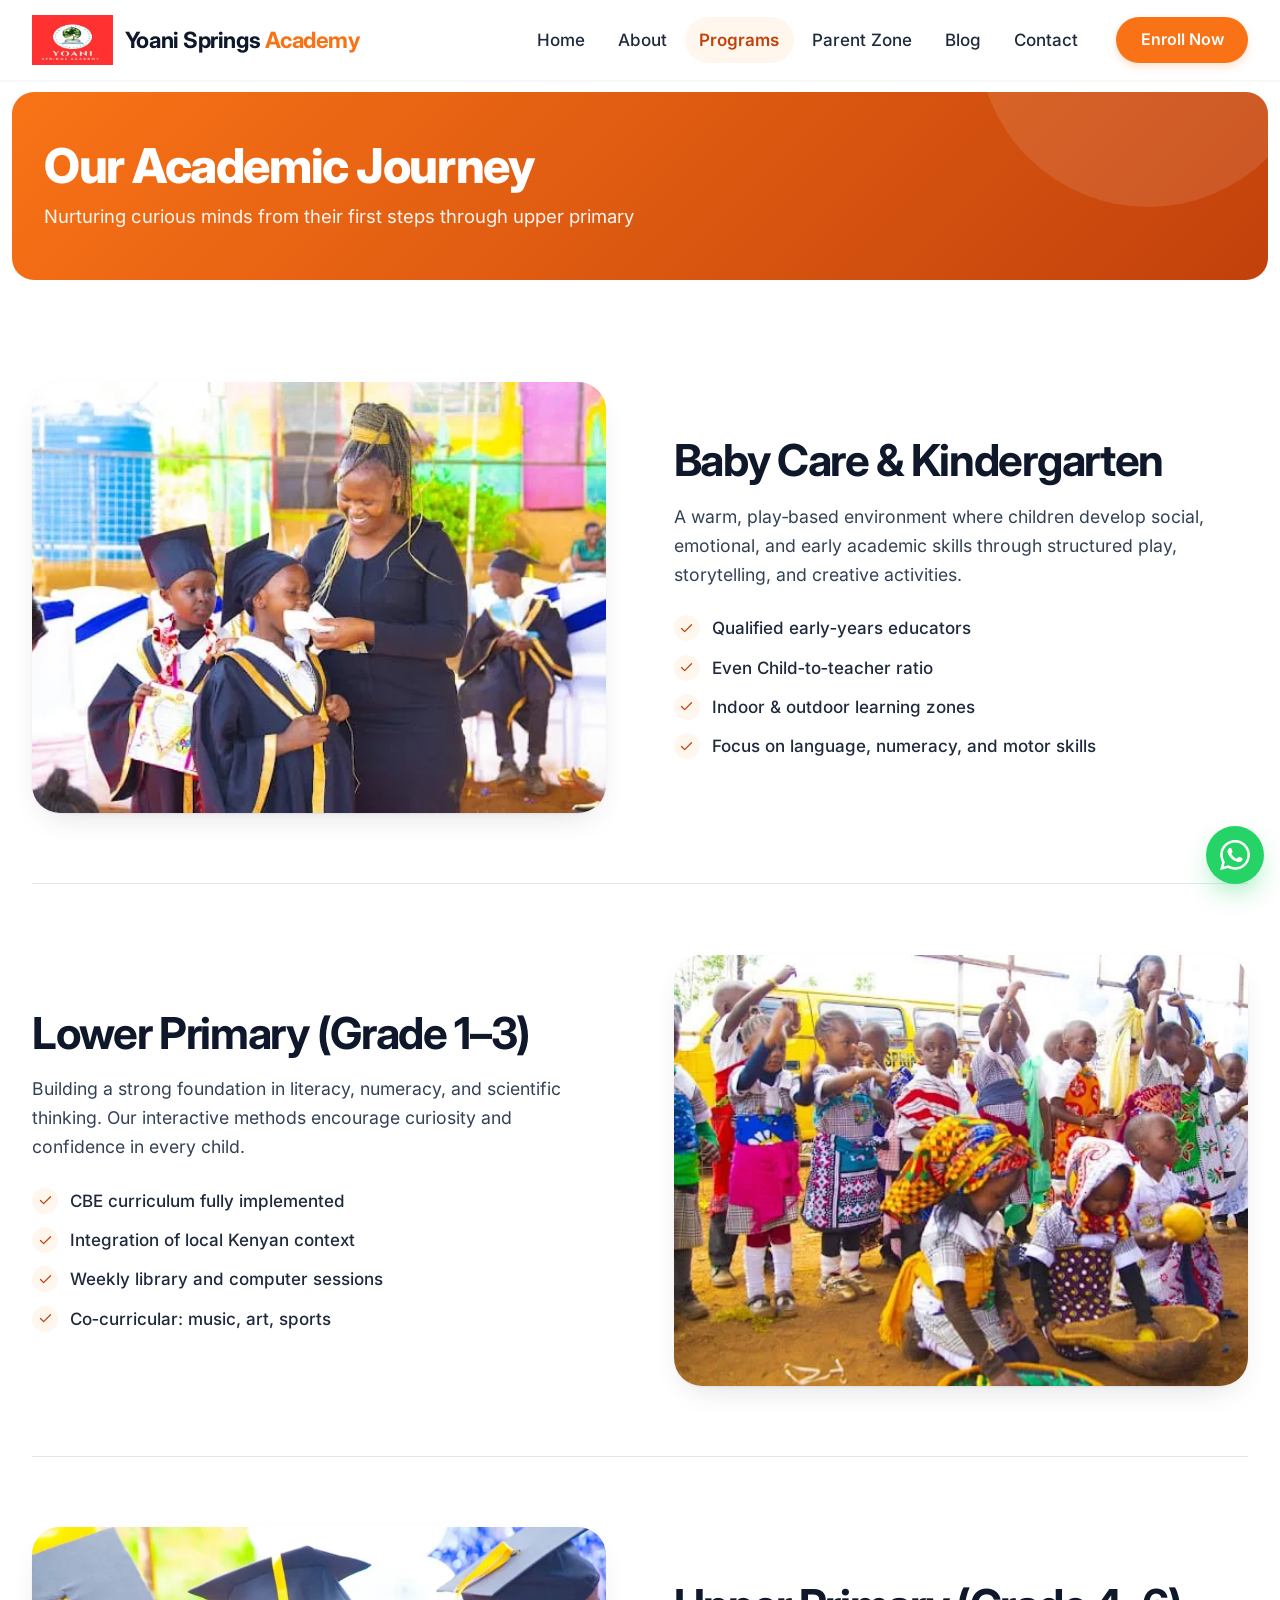
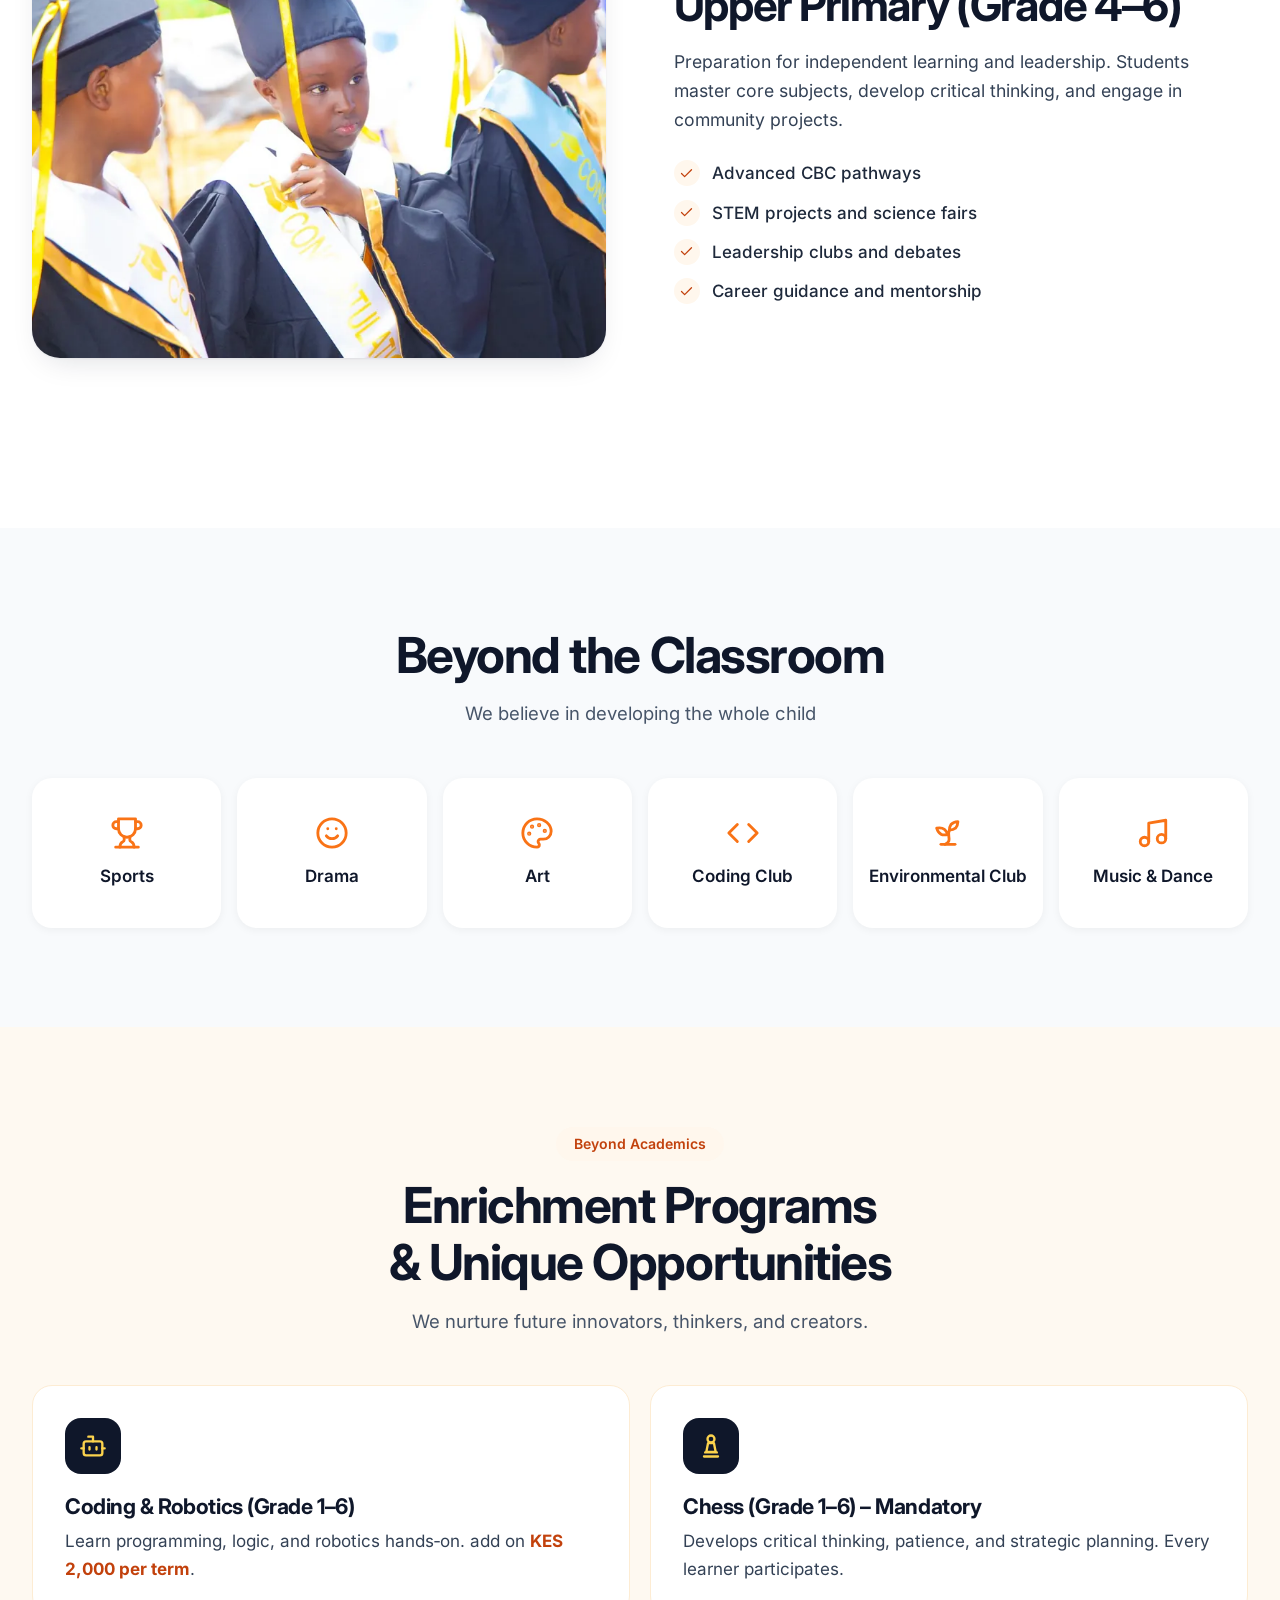
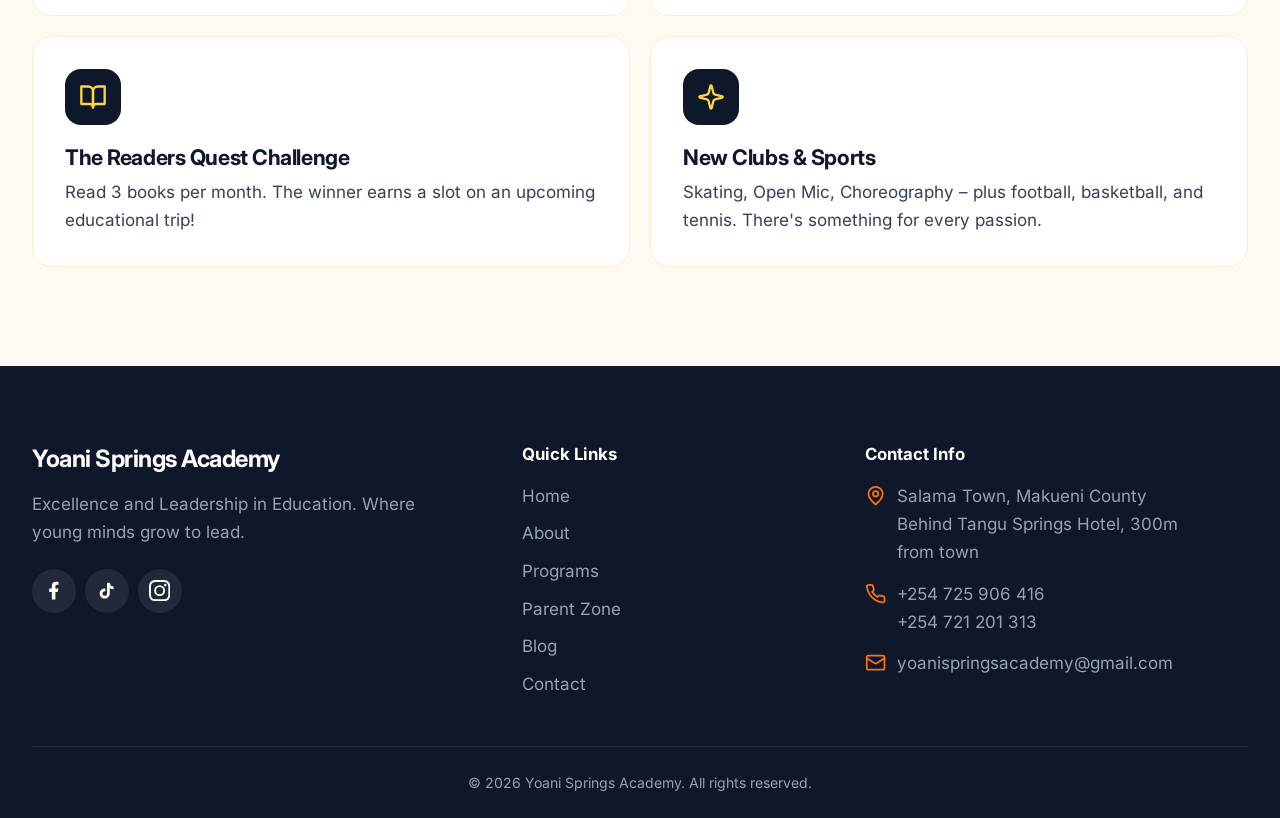
<file: programs/index.html>
<!DOCTYPE html>
<html lang="en">
<head>
  <meta charset="UTF-8">
  <meta name="viewport" content="width=device-width, initial-scale=1.0, viewport-fit=cover">
  <title>Our Programs | Yoani Springs Academy</title>
  <meta name="description" content="Nurturing curious minds from their first steps through upper primary: Baby Care &amp; Kindergarten, Lower Primary and Upper Primary.">
  <link rel="canonical" href="https://www.yoanisprings.co.ke/programs/">
  <meta name="theme-color" content="#f97316">
  <meta property="og:type" content="website">
  <meta property="og:site_name" content="Yoani Springs Academy">
  <meta property="og:title" content="Our Programs | Yoani Springs Academy">
  <meta property="og:description" content="Nurturing curious minds from their first steps through upper primary: Baby Care &amp; Kindergarten, Lower Primary and Upper Primary.">
  <meta property="og:url" content="https://www.yoanisprings.co.ke/programs/">
  <meta property="og:image" content="https://www.yoanisprings.co.ke/assets/img/og-image.jpg">
  <meta name="twitter:card" content="summary_large_image">
  <link rel="icon" type="image/png" sizes="32x32" href="/assets/img/favicon-32.png">
  <link rel="icon" type="image/png" sizes="64x64" href="/assets/img/favicon-64.png">
  <link rel="apple-touch-icon" href="/assets/img/apple-touch-icon.png">
  <link rel="preload" href="/assets/fonts/inter-400.woff" as="font" type="font/woff" crossorigin>
  <link rel="preload" href="/assets/fonts/inter-display-800.woff" as="font" type="font/woff" crossorigin>
  <link rel="stylesheet" href="/assets/css/main.css?v=7eb9ab0f">
</head>
<body data-page="programs">
  <a class="skip-link" href="#main">Skip to content</a>
  
  <header class="site-header" id="top">
    <div class="container header-inner">
      <a class="brand" href="/">
        <img src="/assets/img/logo.jpeg" alt="Yoani Springs Academy Logo" width="81" height="50">
        <span class="brand-name">Yoani Springs <span>Academy</span></span>
      </a>
      <nav class="main-nav" aria-label="Main">
        <ul>
          <li><a href="/">Home</a></li>
          <li><a href="/about/">About</a></li>
          <li><a href="/programs/" aria-current="page">Programs</a></li>
          <li><a href="/parent-zone/">Parent Zone</a></li>
          <li><a href="/blog/">Blog</a></li>
          <li><a href="/contact/">Contact</a></li>
        </ul>
      </nav>
      <a class="btn btn-primary header-cta" href="/admission/">Enroll Now</a>
      <button class="menu-toggle" type="button" aria-expanded="false" aria-controls="mobile-menu" aria-label="Menu"><svg class="icon" viewBox="0 0 24 24" fill="none" stroke="currentColor" stroke-width="2" stroke-linecap="round" stroke-linejoin="round" aria-hidden="true" focusable="false"><path d="M4 7h16M4 12h16M4 17h16"/></svg></button>
    </div>
  </header>
  <div class="mobile-menu" id="mobile-menu" role="dialog" aria-modal="true" aria-label="Menu" hidden>
    <div class="mobile-menu-top">
      <a class="brand" href="/">
        <img src="/assets/img/logo.jpeg" alt="Yoani Springs Academy Logo" width="81" height="50">
        <span class="brand-name">Yoani Springs <span>Academy</span></span>
      </a>
      <button class="menu-close" type="button" aria-label="Close menu"><svg class="icon" viewBox="0 0 24 24" fill="none" stroke="currentColor" stroke-width="2" stroke-linecap="round" stroke-linejoin="round" aria-hidden="true" focusable="false"><path d="M18 6 6 18M6 6l12 12"/></svg></button>
    </div>
    <nav aria-label="Mobile">
      <ul>
          <li><a href="/">Home<svg class="icon" viewBox="0 0 24 24" fill="none" stroke="currentColor" stroke-width="2" stroke-linecap="round" stroke-linejoin="round" aria-hidden="true" focusable="false"><path d="M5 12h14"/><path d="m12 5 7 7-7 7"/></svg></a></li>
          <li><a href="/about/">About<svg class="icon" viewBox="0 0 24 24" fill="none" stroke="currentColor" stroke-width="2" stroke-linecap="round" stroke-linejoin="round" aria-hidden="true" focusable="false"><path d="M5 12h14"/><path d="m12 5 7 7-7 7"/></svg></a></li>
          <li><a href="/programs/" aria-current="page">Programs<svg class="icon" viewBox="0 0 24 24" fill="none" stroke="currentColor" stroke-width="2" stroke-linecap="round" stroke-linejoin="round" aria-hidden="true" focusable="false"><path d="M5 12h14"/><path d="m12 5 7 7-7 7"/></svg></a></li>
          <li><a href="/parent-zone/">Parent Zone<svg class="icon" viewBox="0 0 24 24" fill="none" stroke="currentColor" stroke-width="2" stroke-linecap="round" stroke-linejoin="round" aria-hidden="true" focusable="false"><path d="M5 12h14"/><path d="m12 5 7 7-7 7"/></svg></a></li>
          <li><a href="/blog/">Blog<svg class="icon" viewBox="0 0 24 24" fill="none" stroke="currentColor" stroke-width="2" stroke-linecap="round" stroke-linejoin="round" aria-hidden="true" focusable="false"><path d="M5 12h14"/><path d="m12 5 7 7-7 7"/></svg></a></li>
          <li><a href="/contact/">Contact<svg class="icon" viewBox="0 0 24 24" fill="none" stroke="currentColor" stroke-width="2" stroke-linecap="round" stroke-linejoin="round" aria-hidden="true" focusable="false"><path d="M5 12h14"/><path d="m12 5 7 7-7 7"/></svg></a></li>
      </ul>
    </nav>
    <a class="btn btn-primary btn-block" href="/admission/">Enroll Now</a>
  </div>
  <main id="main">

    <section class="page-hero">
      <div class="container">
        <h1>Our Academic Journey</h1>
        <p>Nurturing curious minds from their first steps through upper primary</p>
      </div>
    </section>

    <section class="programs-detailed">
      <div class="container">
        
        <article class="program-block" id="babycare">
          <div class="program-image"><picture>
      <source type="image/webp" srcset="/assets/img/kg-graduation-523.webp 523w" sizes="(max-width: 860px) 92vw, 560px">
      <img src="/assets/img/kg-graduation-523.jpg" srcset="/assets/img/kg-graduation-523.jpg 523w" sizes="(max-width: 860px) 92vw, 560px" alt="Baby Care &amp; Kindergarten" loading="lazy" decoding="async">
    </picture></div>
          <div class="program-details">
            <h2>Baby Care &amp; Kindergarten</h2>
            <p>A warm, play‑based environment where children develop social, emotional, and early academic skills through structured play, storytelling, and creative activities.</p>
            <ul class="checklist"><li><span class="tick"><svg class="icon" viewBox="0 0 24 24" fill="none" stroke="currentColor" stroke-width="2" stroke-linecap="round" stroke-linejoin="round" aria-hidden="true" focusable="false"><path d="M20 6 9 17l-5-5"/></svg></span><span>Qualified early‑years educators</span></li><li><span class="tick"><svg class="icon" viewBox="0 0 24 24" fill="none" stroke="currentColor" stroke-width="2" stroke-linecap="round" stroke-linejoin="round" aria-hidden="true" focusable="false"><path d="M20 6 9 17l-5-5"/></svg></span><span>Even Child‑to‑teacher ratio</span></li><li><span class="tick"><svg class="icon" viewBox="0 0 24 24" fill="none" stroke="currentColor" stroke-width="2" stroke-linecap="round" stroke-linejoin="round" aria-hidden="true" focusable="false"><path d="M20 6 9 17l-5-5"/></svg></span><span>Indoor &amp; outdoor learning zones</span></li><li><span class="tick"><svg class="icon" viewBox="0 0 24 24" fill="none" stroke="currentColor" stroke-width="2" stroke-linecap="round" stroke-linejoin="round" aria-hidden="true" focusable="false"><path d="M20 6 9 17l-5-5"/></svg></span><span>Focus on language, numeracy, and motor skills</span></li></ul>
          </div>
        </article>
        
        <article class="program-block reverse" id="lowerprimary">
          <div class="program-image"><picture>
      <source type="image/webp" srcset="/assets/img/lower-primary-523.webp 523w" sizes="(max-width: 860px) 92vw, 560px">
      <img src="/assets/img/lower-primary-523.jpg" srcset="/assets/img/lower-primary-523.jpg 523w" sizes="(max-width: 860px) 92vw, 560px" alt="Lower Primary" loading="lazy" decoding="async">
    </picture></div>
          <div class="program-details">
            <h2>Lower Primary (Grade 1–3)</h2>
            <p>Building a strong foundation in literacy, numeracy, and scientific thinking. Our interactive methods encourage curiosity and confidence in every child.</p>
            <ul class="checklist"><li><span class="tick"><svg class="icon" viewBox="0 0 24 24" fill="none" stroke="currentColor" stroke-width="2" stroke-linecap="round" stroke-linejoin="round" aria-hidden="true" focusable="false"><path d="M20 6 9 17l-5-5"/></svg></span><span>CBE curriculum fully implemented</span></li><li><span class="tick"><svg class="icon" viewBox="0 0 24 24" fill="none" stroke="currentColor" stroke-width="2" stroke-linecap="round" stroke-linejoin="round" aria-hidden="true" focusable="false"><path d="M20 6 9 17l-5-5"/></svg></span><span>Integration of local Kenyan context</span></li><li><span class="tick"><svg class="icon" viewBox="0 0 24 24" fill="none" stroke="currentColor" stroke-width="2" stroke-linecap="round" stroke-linejoin="round" aria-hidden="true" focusable="false"><path d="M20 6 9 17l-5-5"/></svg></span><span>Weekly library and computer sessions</span></li><li><span class="tick"><svg class="icon" viewBox="0 0 24 24" fill="none" stroke="currentColor" stroke-width="2" stroke-linecap="round" stroke-linejoin="round" aria-hidden="true" focusable="false"><path d="M20 6 9 17l-5-5"/></svg></span><span>Co‑curricular: music, art, sports</span></li></ul>
          </div>
        </article>
        
        <article class="program-block" id="upperprimary">
          <div class="program-image"><picture>
      <source type="image/webp" srcset="/assets/img/graduates-900.webp 900w" sizes="(max-width: 860px) 92vw, 560px">
      <img src="/assets/img/graduates-900.jpg" srcset="/assets/img/graduates-900.jpg 900w" sizes="(max-width: 860px) 92vw, 560px" alt="Upper Primary" loading="lazy" decoding="async">
    </picture></div>
          <div class="program-details">
            <h2>Upper Primary (Grade 4–6)</h2>
            <p>Preparation for independent learning and leadership. Students master core subjects, develop critical thinking, and engage in community projects.</p>
            <ul class="checklist"><li><span class="tick"><svg class="icon" viewBox="0 0 24 24" fill="none" stroke="currentColor" stroke-width="2" stroke-linecap="round" stroke-linejoin="round" aria-hidden="true" focusable="false"><path d="M20 6 9 17l-5-5"/></svg></span><span>Advanced CBC pathways</span></li><li><span class="tick"><svg class="icon" viewBox="0 0 24 24" fill="none" stroke="currentColor" stroke-width="2" stroke-linecap="round" stroke-linejoin="round" aria-hidden="true" focusable="false"><path d="M20 6 9 17l-5-5"/></svg></span><span>STEM projects and science fairs</span></li><li><span class="tick"><svg class="icon" viewBox="0 0 24 24" fill="none" stroke="currentColor" stroke-width="2" stroke-linecap="round" stroke-linejoin="round" aria-hidden="true" focusable="false"><path d="M20 6 9 17l-5-5"/></svg></span><span>Leadership clubs and debates</span></li><li><span class="tick"><svg class="icon" viewBox="0 0 24 24" fill="none" stroke="currentColor" stroke-width="2" stroke-linecap="round" stroke-linejoin="round" aria-hidden="true" focusable="false"><path d="M20 6 9 17l-5-5"/></svg></span><span>Career guidance and mentorship</span></li></ul>
          </div>
        </article>
      </div>
    </section>

    <section class="co-curricular">
      <div class="container">
        <div class="section-header">
          <h2>Beyond the Classroom</h2>
          <p>We believe in developing the whole child</p>
        </div>
        <div class="activities-grid">
          <div class="activity"><svg class="icon" viewBox="0 0 24 24" fill="none" stroke="currentColor" stroke-width="2" stroke-linecap="round" stroke-linejoin="round" aria-hidden="true" focusable="false"><path d="M6 9H4.5a2.5 2.5 0 0 1 0-5H6M18 9h1.5a2.5 2.5 0 0 0 0-5H18M4 22h16"/><path d="M10 14.66V17c0 .55-.47.98-.97 1.21C7.85 18.75 7 20.24 7 22M14 14.66V17c0 .55.47.98.97 1.21C16.15 18.75 17 20.24 17 22"/><path d="M18 2H6v7a6 6 0 0 0 12 0V2Z"/></svg><span>Sports</span></div>
          <div class="activity"><svg class="icon" viewBox="0 0 24 24" fill="none" stroke="currentColor" stroke-width="2" stroke-linecap="round" stroke-linejoin="round" aria-hidden="true" focusable="false"><circle cx="12" cy="12" r="10"/><path d="M8 14s1.5 2 4 2 4-2 4-2M9 9h.01M15 9h.01"/></svg><span>Drama</span></div>
          <div class="activity"><svg class="icon" viewBox="0 0 24 24" fill="none" stroke="currentColor" stroke-width="2" stroke-linecap="round" stroke-linejoin="round" aria-hidden="true" focusable="false"><circle cx="13.5" cy="6.5" r=".5" fill="currentColor"/><circle cx="17.5" cy="10.5" r=".5" fill="currentColor"/><circle cx="8.5" cy="7.5" r=".5" fill="currentColor"/><circle cx="6.5" cy="12.5" r=".5" fill="currentColor"/><path d="M12 2C6.5 2 2 6.5 2 12s4.5 10 10 10c.93 0 1.65-.75 1.65-1.69 0-.44-.18-.84-.44-1.13-.29-.29-.44-.65-.44-1.13a1.64 1.64 0 0 1 1.67-1.67h2c3.05 0 5.56-2.5 5.56-5.55C21.97 6.01 17.46 2 12 2z"/></svg><span>Art</span></div>
          <div class="activity"><svg class="icon" viewBox="0 0 24 24" fill="none" stroke="currentColor" stroke-width="2" stroke-linecap="round" stroke-linejoin="round" aria-hidden="true" focusable="false"><path d="m16 18 6-6-6-6M8 6l-6 6 6 6"/></svg><span>Coding Club</span></div>
          <div class="activity"><svg class="icon" viewBox="0 0 24 24" fill="none" stroke="currentColor" stroke-width="2" stroke-linecap="round" stroke-linejoin="round" aria-hidden="true" focusable="false"><path d="M7 20h10"/><path d="M10 20c5.5-2.5.8-6.4 3-10"/><path d="M9.5 9.4c1.1.8 1.8 2.2 2.3 3.7-2 .4-3.5.4-4.8-.3-1.2-.6-2.3-1.9-3-4.2 2.8-.5 4.4 0 5.5.8z"/><path d="M14.1 6a7 7 0 0 0-1.1 4c1.9-.1 3.3-.6 4.3-1.4 1-1 1.6-2.3 1.7-4.6-2.7.1-4 1-4.9 2z"/></svg><span>Environmental Club</span></div>
          <div class="activity"><svg class="icon" viewBox="0 0 24 24" fill="none" stroke="currentColor" stroke-width="2" stroke-linecap="round" stroke-linejoin="round" aria-hidden="true" focusable="false"><path d="M9 18V5l12-2v13"/><circle cx="6" cy="18" r="3"/><circle cx="18" cy="16" r="3"/></svg><span>Music &amp; Dance</span></div>
        </div>
      </div>
    </section>

    <section class="enrichment">
      <div class="container">
        <div class="section-header">
          <span class="section-tag">Beyond Academics</span>
          <h2>Enrichment Programs &amp; Unique Opportunities</h2>
          <p>We nurture future innovators, thinkers, and creators.</p>
        </div>
        <div class="enrichment-grid">
          <div class="enrichment-card"><div class="enrichment-icon"><svg class="icon" viewBox="0 0 24 24" fill="none" stroke="currentColor" stroke-width="2" stroke-linecap="round" stroke-linejoin="round" aria-hidden="true" focusable="false"><path d="M12 8V4H8"/><rect x="4" y="8" width="16" height="12" rx="2"/><path d="M2 14h2M20 14h2M15 13v2M9 13v2"/></svg></div><h3>Coding &amp; Robotics (Grade 1–6)</h3><p>Learn programming, logic, and robotics hands‑on. add on <strong>KES 2,000 per term</strong>.</p></div>
          <div class="enrichment-card"><div class="enrichment-icon"><svg class="icon" viewBox="0 0 24 24" fill="none" stroke="currentColor" stroke-width="2" stroke-linecap="round" stroke-linejoin="round" aria-hidden="true" focusable="false"><circle cx="12" cy="6" r="3"/><path d="M9.5 9.5h5L16 17H8z"/><path d="M6 21h12M7 17.5h10"/></svg></div><h3>Chess (Grade 1–6) – Mandatory</h3><p>Develops critical thinking, patience, and strategic planning. Every learner participates.</p></div>
          <div class="enrichment-card"><div class="enrichment-icon"><svg class="icon" viewBox="0 0 24 24" fill="none" stroke="currentColor" stroke-width="2" stroke-linecap="round" stroke-linejoin="round" aria-hidden="true" focusable="false"><path d="M2 3h6a4 4 0 0 1 4 4v14a3 3 0 0 0-3-3H2z"/><path d="M22 3h-6a4 4 0 0 0-4 4v14a3 3 0 0 1 3-3h7z"/></svg></div><h3>The Readers Quest Challenge</h3><p>Read 3 books per month. The winner earns a slot on an upcoming educational trip!</p></div>
          <div class="enrichment-card"><div class="enrichment-icon"><svg class="icon" viewBox="0 0 24 24" fill="none" stroke="currentColor" stroke-width="2" stroke-linecap="round" stroke-linejoin="round" aria-hidden="true" focusable="false"><path d="M9.94 15.5A2 2 0 0 0 8.5 14.06l-6.14-1.58a.5.5 0 0 1 0-.96L8.5 9.94A2 2 0 0 0 9.94 8.5l1.58-6.14a.5.5 0 0 1 .96 0l1.58 6.14a2 2 0 0 0 1.44 1.44l6.14 1.58a.5.5 0 0 1 0 .96l-6.14 1.58a2 2 0 0 0-1.44 1.44l-1.58 6.14a.5.5 0 0 1-.96 0z"/></svg></div><h3>New Clubs &amp; Sports</h3><p>Skating, Open Mic, Choreography – plus football, basketball, and tennis. There's something for every passion.</p></div>
        </div>
      </div>
    </section>
  </main>
  
  <footer class="site-footer">
    <div class="container">
      <div class="footer-grid">
        <div class="footer-about">
          <h2>Yoani Springs Academy</h2>
          <p>Excellence and Leadership in Education. Where young minds grow to lead.</p>
          <div class="socials">
            <a href="https://www.facebook.com/yoani.springs.academy.2025" target="_blank" rel="noopener noreferrer" aria-label="Facebook"><svg class="icon" viewBox="0 0 24 24" fill="currentColor" aria-hidden="true" focusable="false"><path d="M14 13.5h2.5l1-4H14v-2c0-1.03 0-2 2-2h1.5V2.14c-.33-.04-1.56-.14-2.86-.14C11.92 2 10 3.66 10 6.7v2.8H7v4h3V22h4z"/></svg></a>
            <a href="https://www.tiktok.com/@yoani.springs.aca" target="_blank" rel="noopener noreferrer" aria-label="TikTok"><svg class="icon" viewBox="0 0 24 24" fill="currentColor" aria-hidden="true" focusable="false"><path d="M16.6 5.82A4.28 4.28 0 0 1 15.54 3h-3.09v12.4a2.59 2.59 0 0 1-2.59 2.5c-1.42 0-2.6-1.16-2.6-2.6 0-1.72 1.66-3.01 3.37-2.48V9.66c-3.45-.46-6.47 2.22-6.47 5.64 0 3.33 2.76 5.7 5.69 5.7 3.14 0 5.69-2.55 5.69-5.7V9.01a7.35 7.35 0 0 0 4.3 1.38V7.3s-1.88.09-3.24-1.48z"/></svg></a>
            <a href="https://www.instagram.com/yoanispringsacademy" target="_blank" rel="noopener noreferrer" aria-label="Instagram"><svg class="icon" viewBox="0 0 24 24" fill="currentColor" aria-hidden="true" focusable="false"><path d="M12 2.16c3.2 0 3.58.01 4.85.07 3.25.15 4.77 1.69 4.92 4.92.06 1.27.07 1.65.07 4.85s-.01 3.58-.07 4.85c-.15 3.23-1.66 4.77-4.92 4.92-1.27.06-1.65.07-4.85.07s-3.58-.01-4.85-.07c-3.26-.15-4.77-1.7-4.92-4.92C2.17 15.58 2.16 15.2 2.16 12s.01-3.58.07-4.85C2.38 3.92 3.9 2.38 7.15 2.23 8.42 2.17 8.8 2.16 12 2.16zM12 0C8.74 0 8.33.01 7.05.07 2.7.27.27 2.69.07 7.05.01 8.33 0 8.74 0 12s.01 3.67.07 4.95c.2 4.36 2.62 6.78 6.98 6.98C8.33 23.99 8.74 24 12 24s3.67-.01 4.95-.07c4.35-.2 6.78-2.62 6.98-6.98.06-1.28.07-1.69.07-4.95s-.01-3.67-.07-4.95c-.2-4.35-2.62-6.78-6.98-6.98C15.67.01 15.26 0 12 0zm0 5.84a6.16 6.16 0 1 0 0 12.32 6.16 6.16 0 0 0 0-12.32zM12 16a4 4 0 1 1 0-8 4 4 0 0 1 0 8zm6.4-11.85a1.44 1.44 0 1 0 0 2.88 1.44 1.44 0 0 0 0-2.88z"/></svg></a>
          </div>
        </div>
        <nav class="footer-links" aria-labelledby="f-links">
          <h2 id="f-links">Quick Links</h2>
          <ul>
            <li><a href="/">Home</a></li>
            <li><a href="/about/">About</a></li>
            <li><a href="/programs/">Programs</a></li>
            <li><a href="/parent-zone/">Parent Zone</a></li>
            <li><a href="/blog/">Blog</a></li>
            <li><a href="/contact/">Contact</a></li>
          </ul>
        </nav>
        <div class="footer-contact">
          <h2>Contact Info</h2>
          <address>
            <p><svg class="icon" viewBox="0 0 24 24" fill="none" stroke="currentColor" stroke-width="2" stroke-linecap="round" stroke-linejoin="round" aria-hidden="true" focusable="false"><path d="M20 10c0 6-8 12-8 12s-8-6-8-12a8 8 0 0 1 16 0Z"/><circle cx="12" cy="10" r="3"/></svg><span>Salama Town, Makueni County<br>Behind Tangu Springs Hotel, 300m from town</span></p>
            <p><svg class="icon" viewBox="0 0 24 24" fill="none" stroke="currentColor" stroke-width="2" stroke-linecap="round" stroke-linejoin="round" aria-hidden="true" focusable="false"><path d="M22 16.92v3a2 2 0 0 1-2.18 2 19.79 19.79 0 0 1-8.63-3.07 19.5 19.5 0 0 1-6-6 19.79 19.79 0 0 1-3.07-8.67A2 2 0 0 1 4.11 2h3a2 2 0 0 1 2 1.72c.13.96.36 1.9.7 2.81a2 2 0 0 1-.45 2.11L8.09 9.91a16 16 0 0 0 6 6l1.27-1.27a2 2 0 0 1 2.11-.45c.91.34 1.85.57 2.81.7A2 2 0 0 1 22 16.92z"/></svg><span><a href="tel:+254725906416">+254 725 906 416</a><br><a href="tel:+254721201313">+254 721 201 313</a></span></p>
            <p><svg class="icon" viewBox="0 0 24 24" fill="none" stroke="currentColor" stroke-width="2" stroke-linecap="round" stroke-linejoin="round" aria-hidden="true" focusable="false"><rect x="2" y="4" width="20" height="16" rx="2"/><path d="m22 7-8.97 5.7a1.94 1.94 0 0 1-2.06 0L2 7"/></svg><span><a href="mailto:yoanispringsacademy@gmail.com">yoanispringsacademy@gmail.com</a></span></p>
          </address>
        </div>
      </div>
      <div class="footer-bottom">
        <p>&copy; <span data-year>2026</span> Yoani Springs Academy. All rights reserved.</p>
      </div>
    </div>
  </footer>
  <a class="wa-float" href="https://wa.me/254725906416" target="_blank" rel="noopener" aria-label="WhatsApp"><svg class="icon" viewBox="0 0 24 24" fill="currentColor" aria-hidden="true" focusable="false"><path d="M17.47 14.38c-.3-.15-1.76-.87-2.03-.97-.27-.1-.47-.15-.67.15-.2.3-.77.97-.94 1.17-.17.2-.35.22-.65.07-.3-.15-1.26-.46-2.4-1.48-.89-.79-1.49-1.77-1.66-2.07-.17-.3-.02-.46.13-.61.13-.13.3-.35.45-.52.15-.17.2-.3.3-.5.1-.2.05-.37-.02-.52-.08-.15-.67-1.62-.92-2.22-.24-.58-.49-.5-.67-.51h-.57c-.2 0-.52.07-.8.37-.27.3-1.04 1.02-1.04 2.48s1.07 2.88 1.21 3.08c.15.2 2.1 3.2 5.08 4.49.71.31 1.26.49 1.69.63.71.23 1.36.2 1.87.12.57-.09 1.76-.72 2.01-1.41.25-.69.25-1.29.17-1.41-.07-.12-.27-.2-.57-.35zM12.05 21.79h-.01a9.87 9.87 0 0 1-5.03-1.38l-.36-.21-3.74.98 1-3.65-.24-.37a9.86 9.86 0 0 1-1.51-5.26c0-5.45 4.44-9.88 9.89-9.88 2.64 0 5.12 1.03 6.99 2.9a9.82 9.82 0 0 1 2.89 6.99c0 5.45-4.44 9.88-9.88 9.88zm8.41-18.3A11.81 11.81 0 0 0 12.05 0C5.5 0 .16 5.34.16 11.89c0 2.1.55 4.14 1.59 5.95L.06 24l6.3-1.65a11.88 11.88 0 0 0 5.68 1.45h.01c6.55 0 11.89-5.34 11.89-11.89 0-3.18-1.24-6.16-3.48-8.41z"/></svg></a>
  <script type="module" src="/assets/js/main.js?v=d1cefbbf"></script>
</body>
</html>
</file>
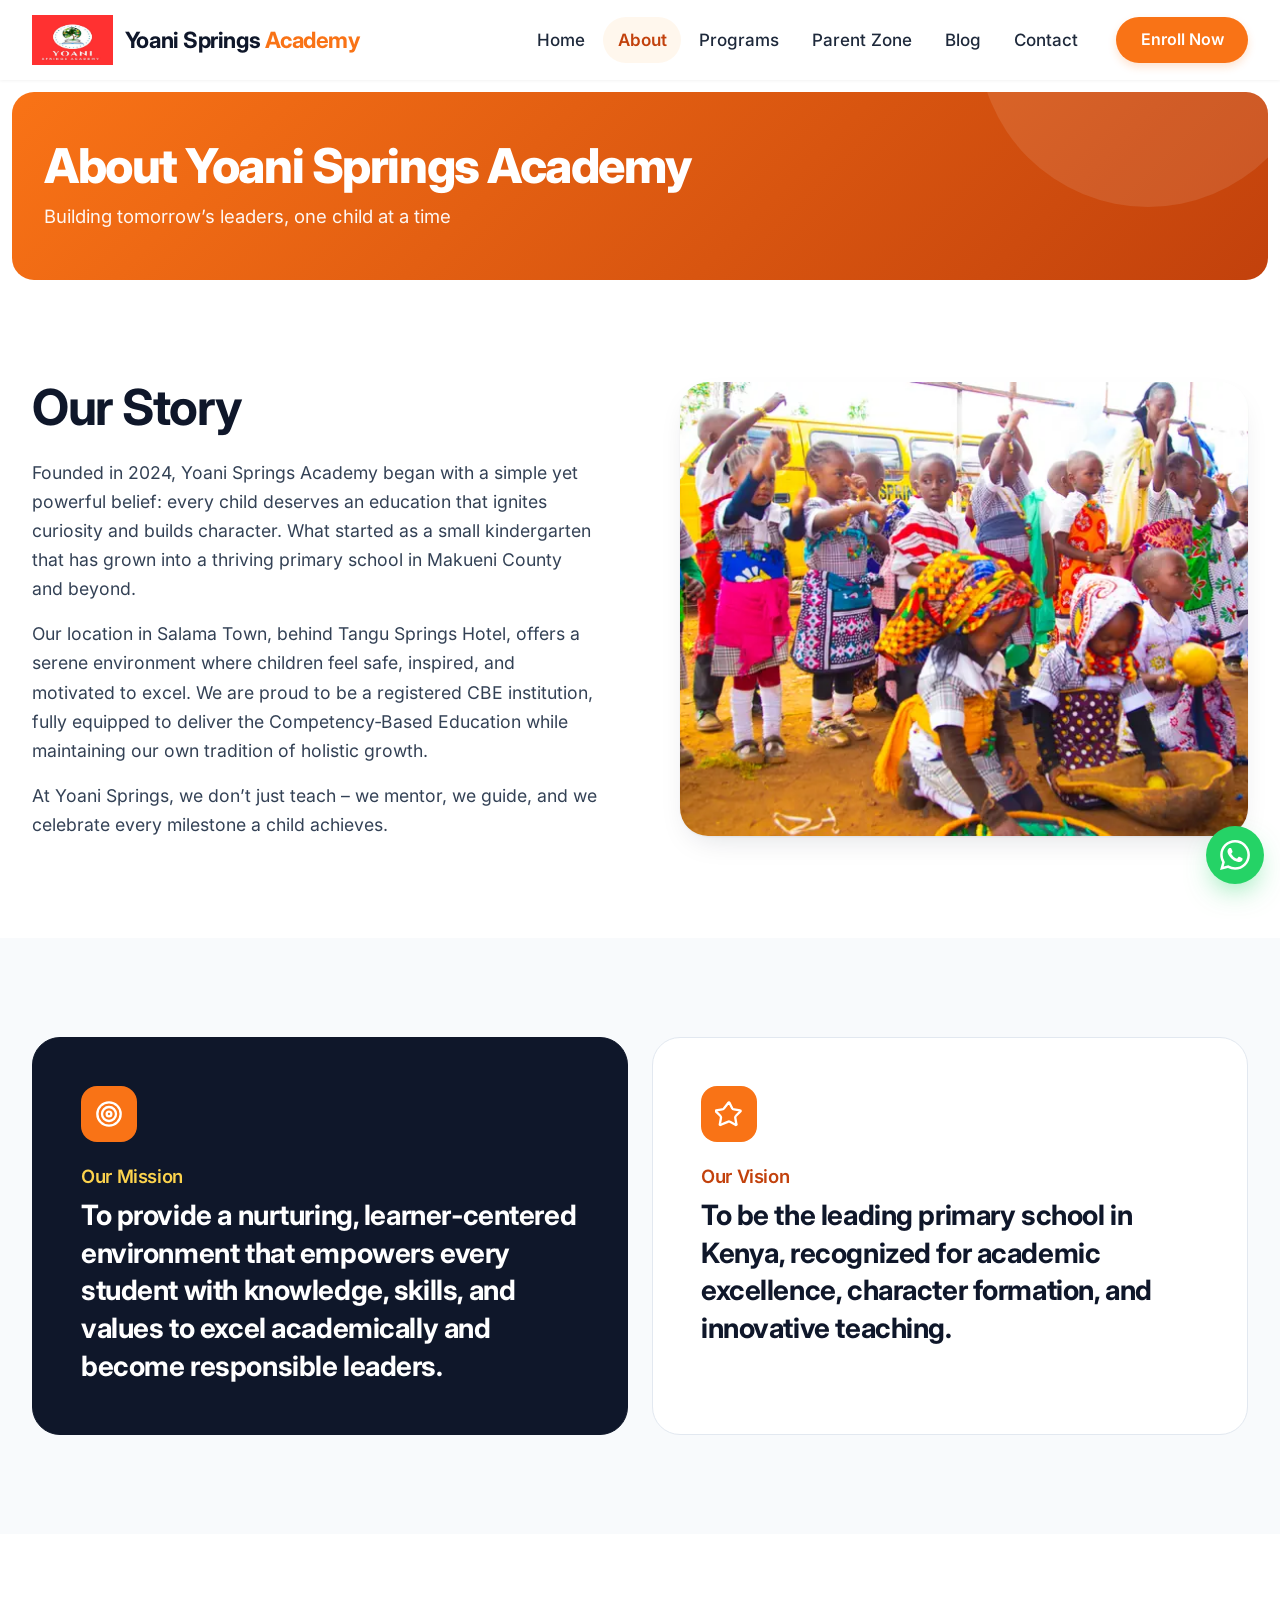
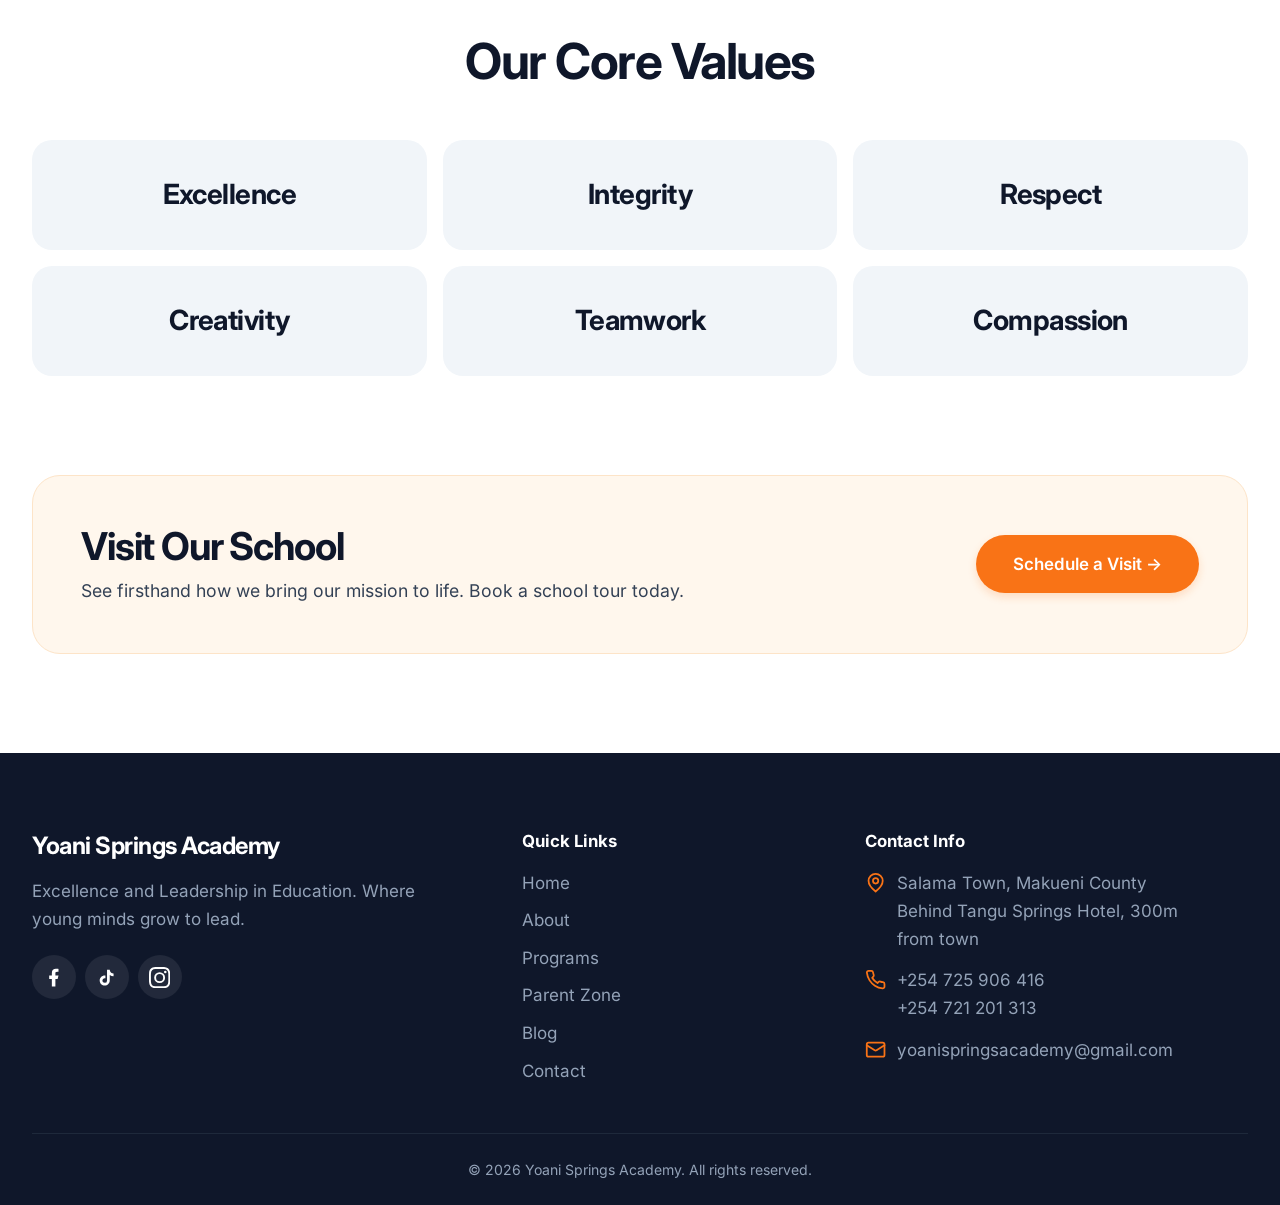
<file: about.html>
<!DOCTYPE html>
<html lang="en"><head><meta charset="UTF-8"><title>Yoani Springs Academy</title>
<link rel="canonical" href="https://www.yoanisprings.co.ke/about/"><meta name="robots" content="noindex">
<meta http-equiv="refresh" content="0; url=/about/"><script>location.replace("/about/" + location.hash)</script></head>
<body><p><a href="/about/">Continue to /about/</a></p></body></html>
</file>
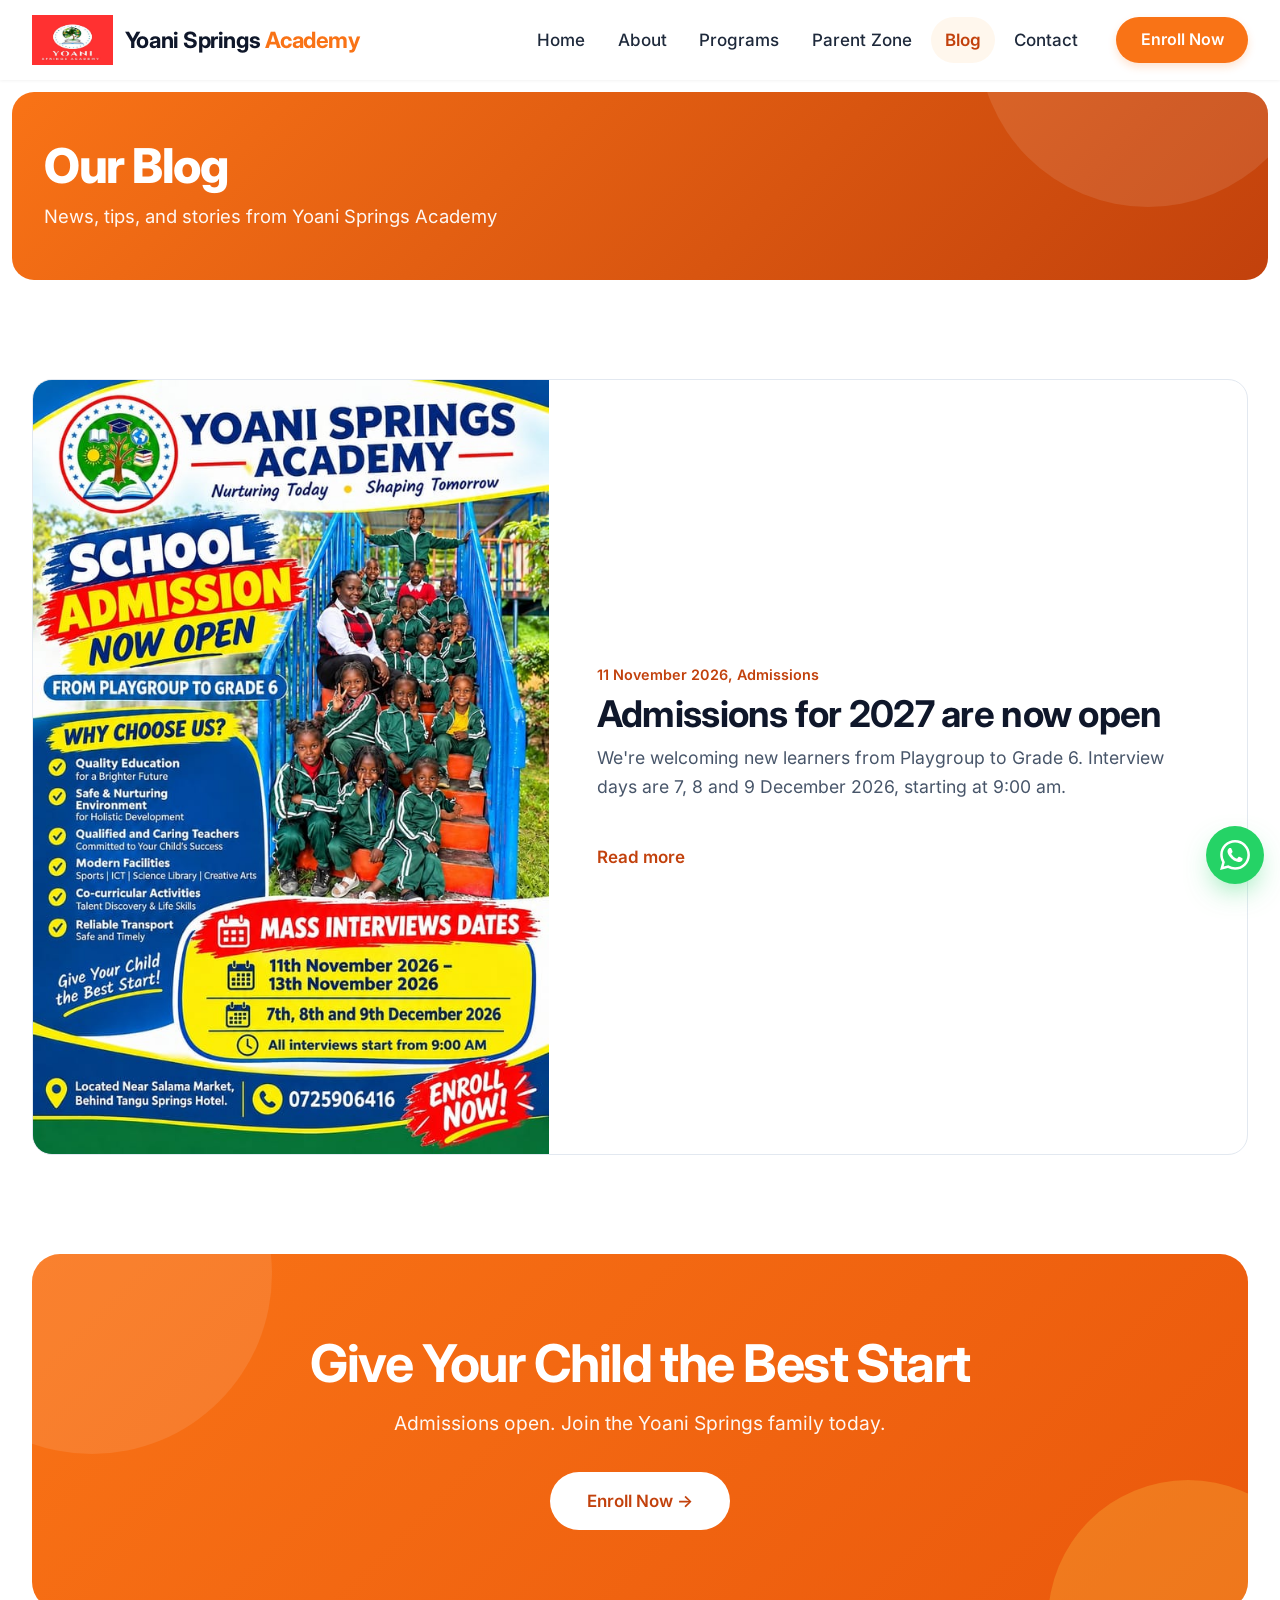
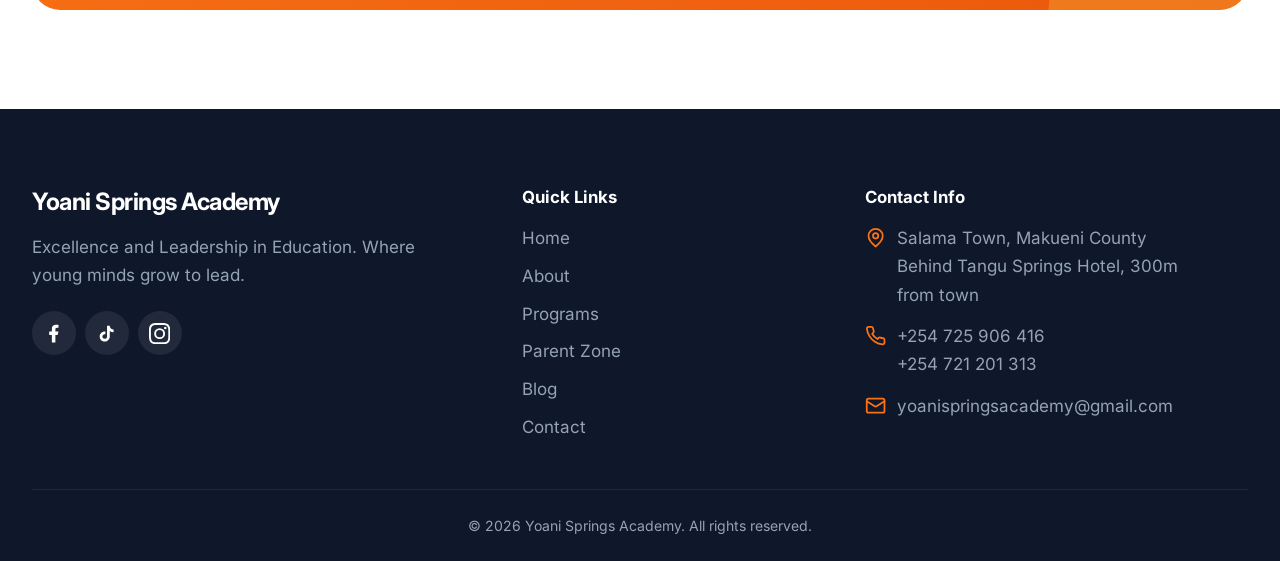
<file: blog.html>
<!DOCTYPE html>
<html lang="en"><head><meta charset="UTF-8"><title>Yoani Springs Academy</title>
<link rel="canonical" href="https://www.yoanisprings.co.ke/blog/"><meta name="robots" content="noindex">
<meta http-equiv="refresh" content="0; url=/blog/"><script>location.replace("/blog/" + location.hash)</script></head>
<body><p><a href="/blog/">Continue to /blog/</a></p></body></html>
</file>
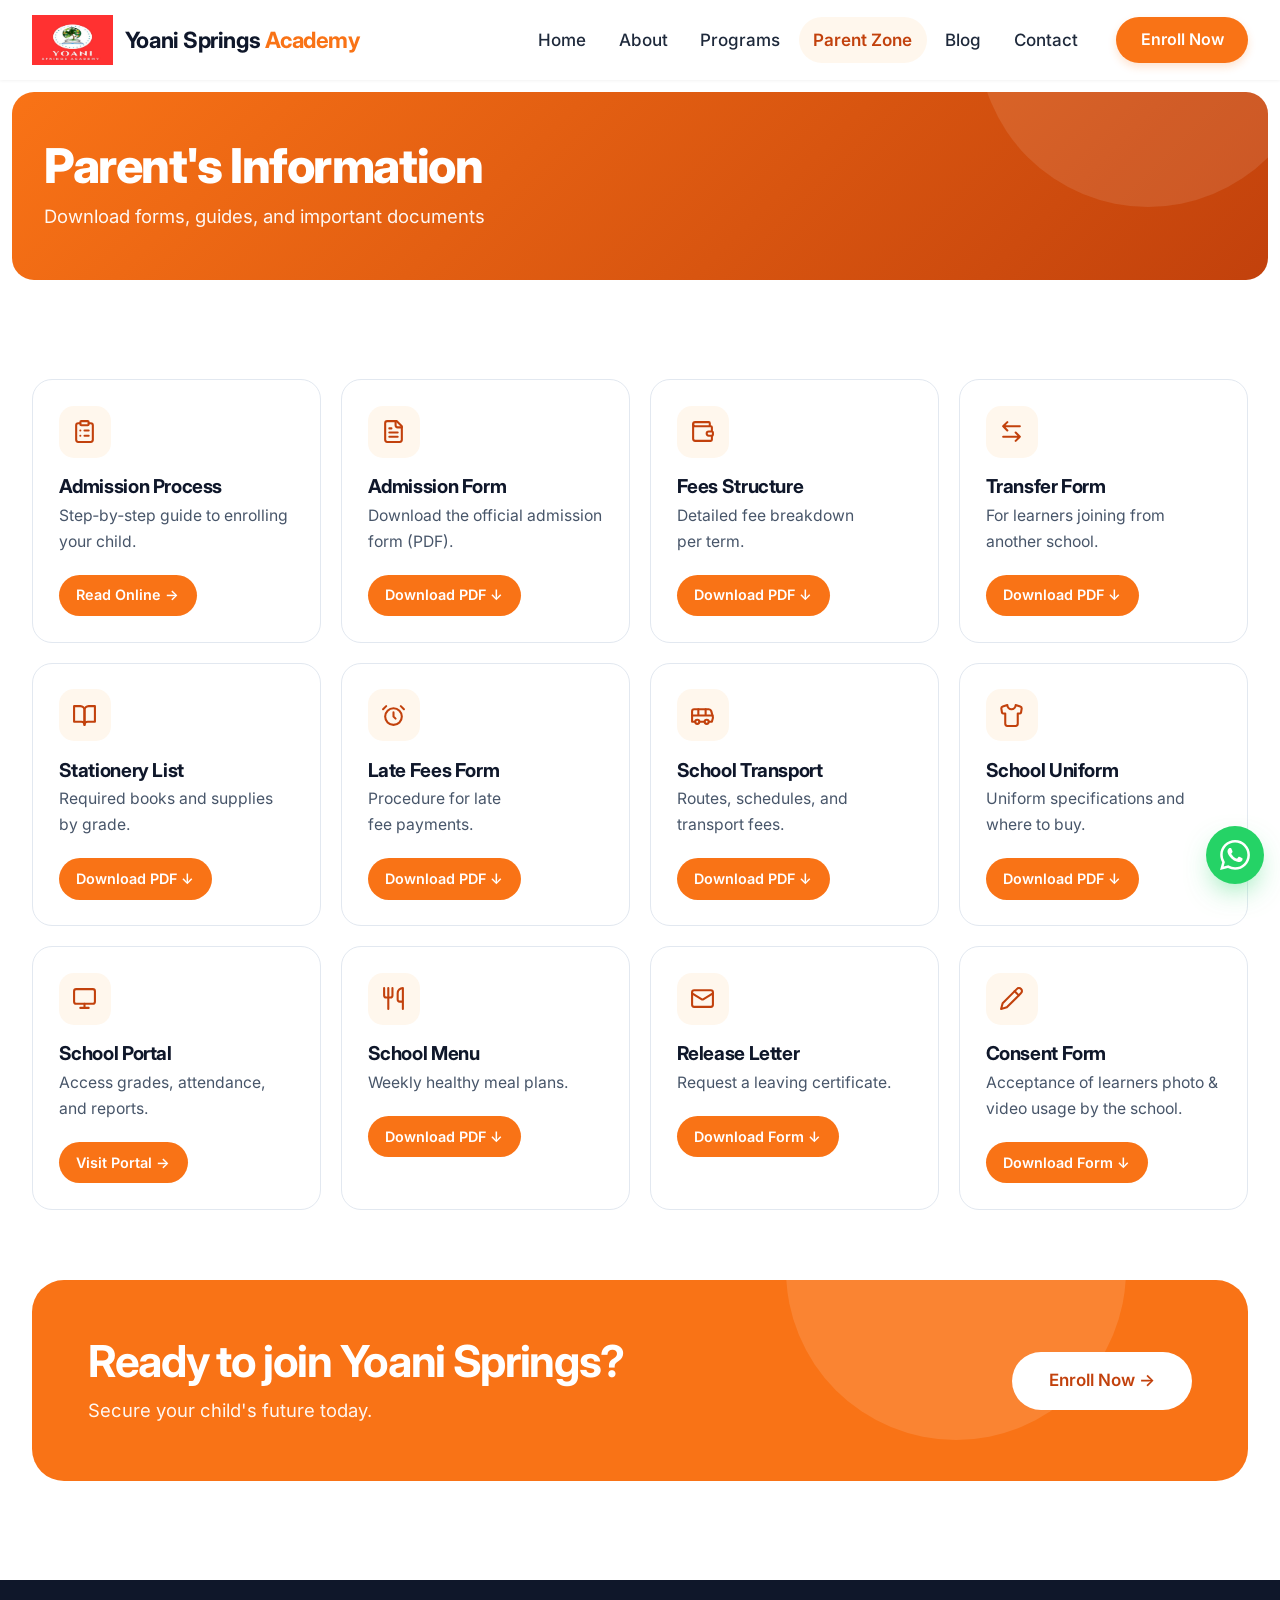
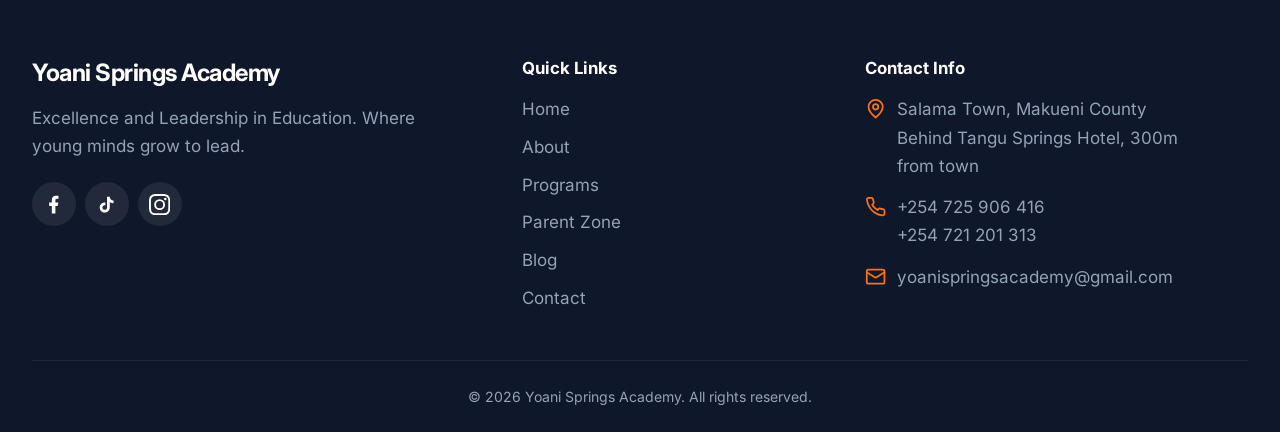
<file: parent-zone.html>
<!DOCTYPE html>
<html lang="en"><head><meta charset="UTF-8"><title>Yoani Springs Academy</title>
<link rel="canonical" href="https://www.yoanisprings.co.ke/parent-zone/"><meta name="robots" content="noindex">
<meta http-equiv="refresh" content="0; url=/parent-zone/"><script>location.replace("/parent-zone/" + location.hash)</script></head>
<body><p><a href="/parent-zone/">Continue to /parent-zone/</a></p></body></html>
</file>
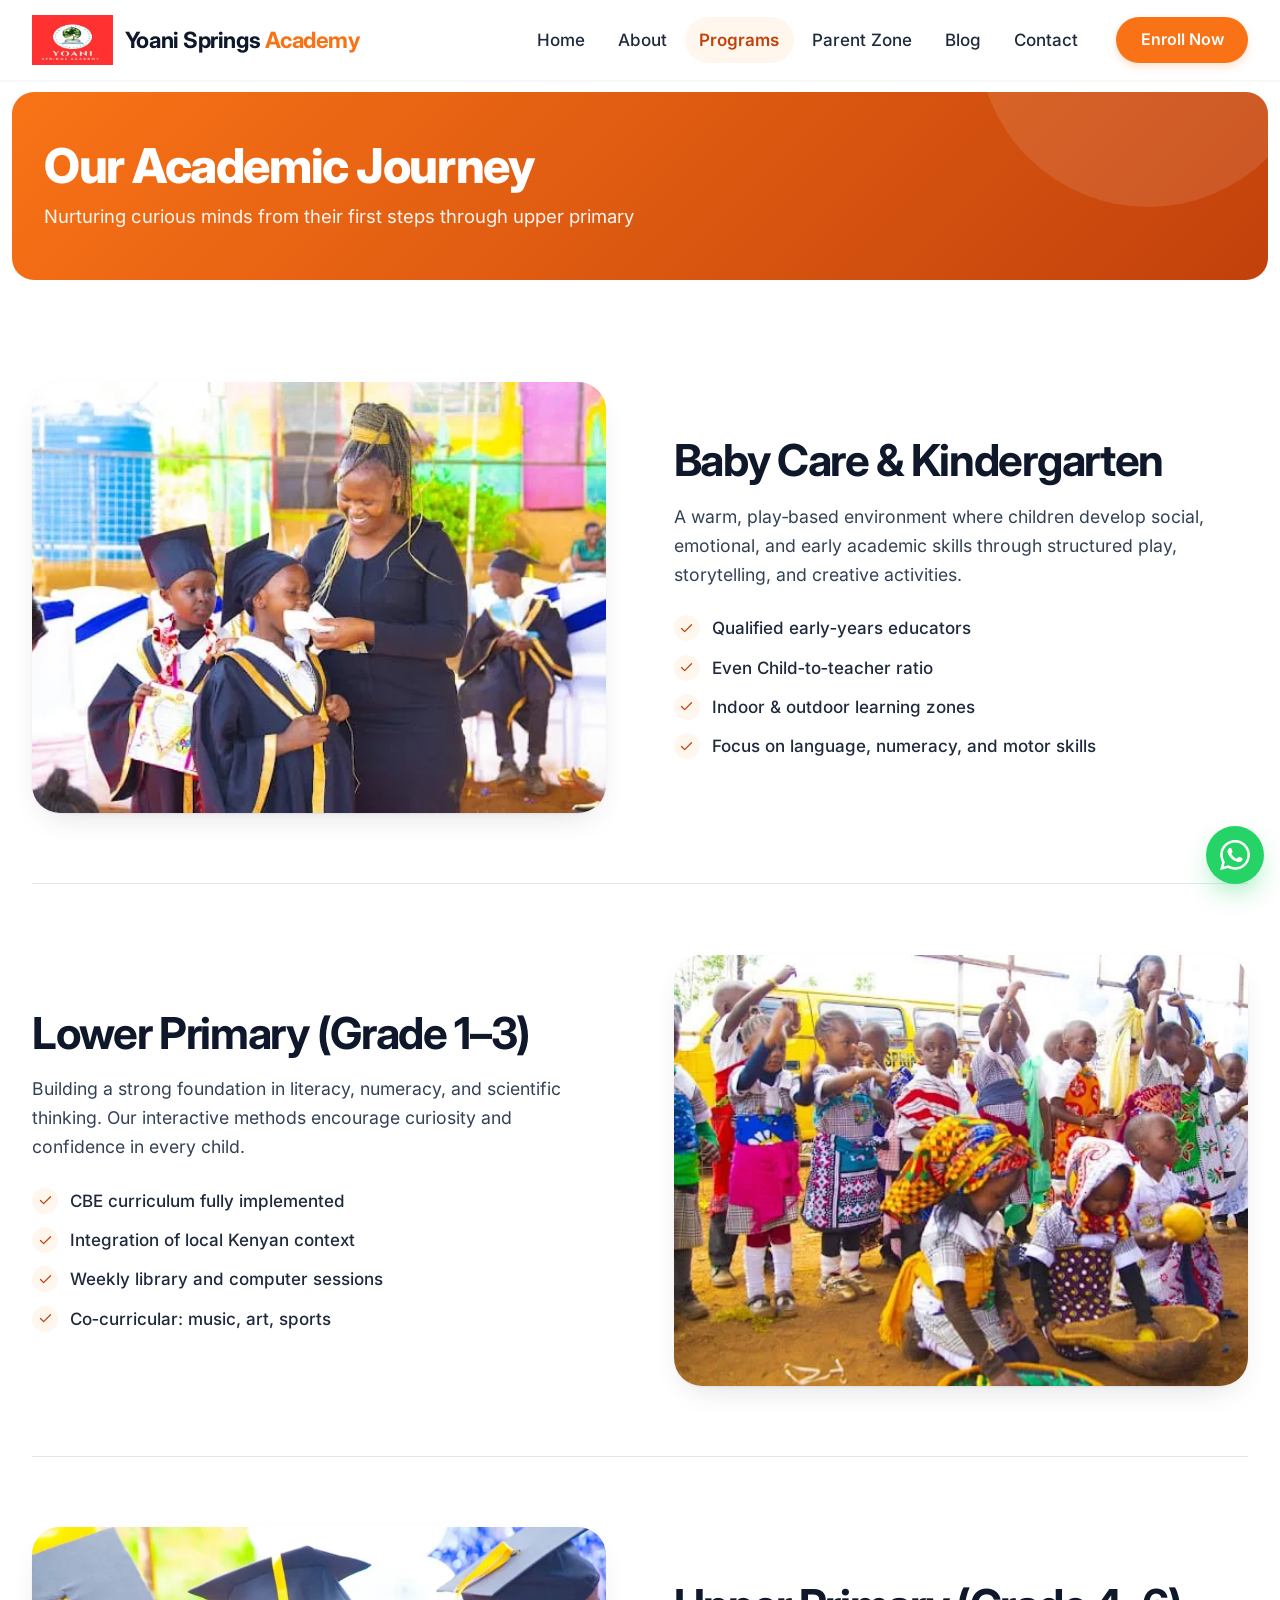
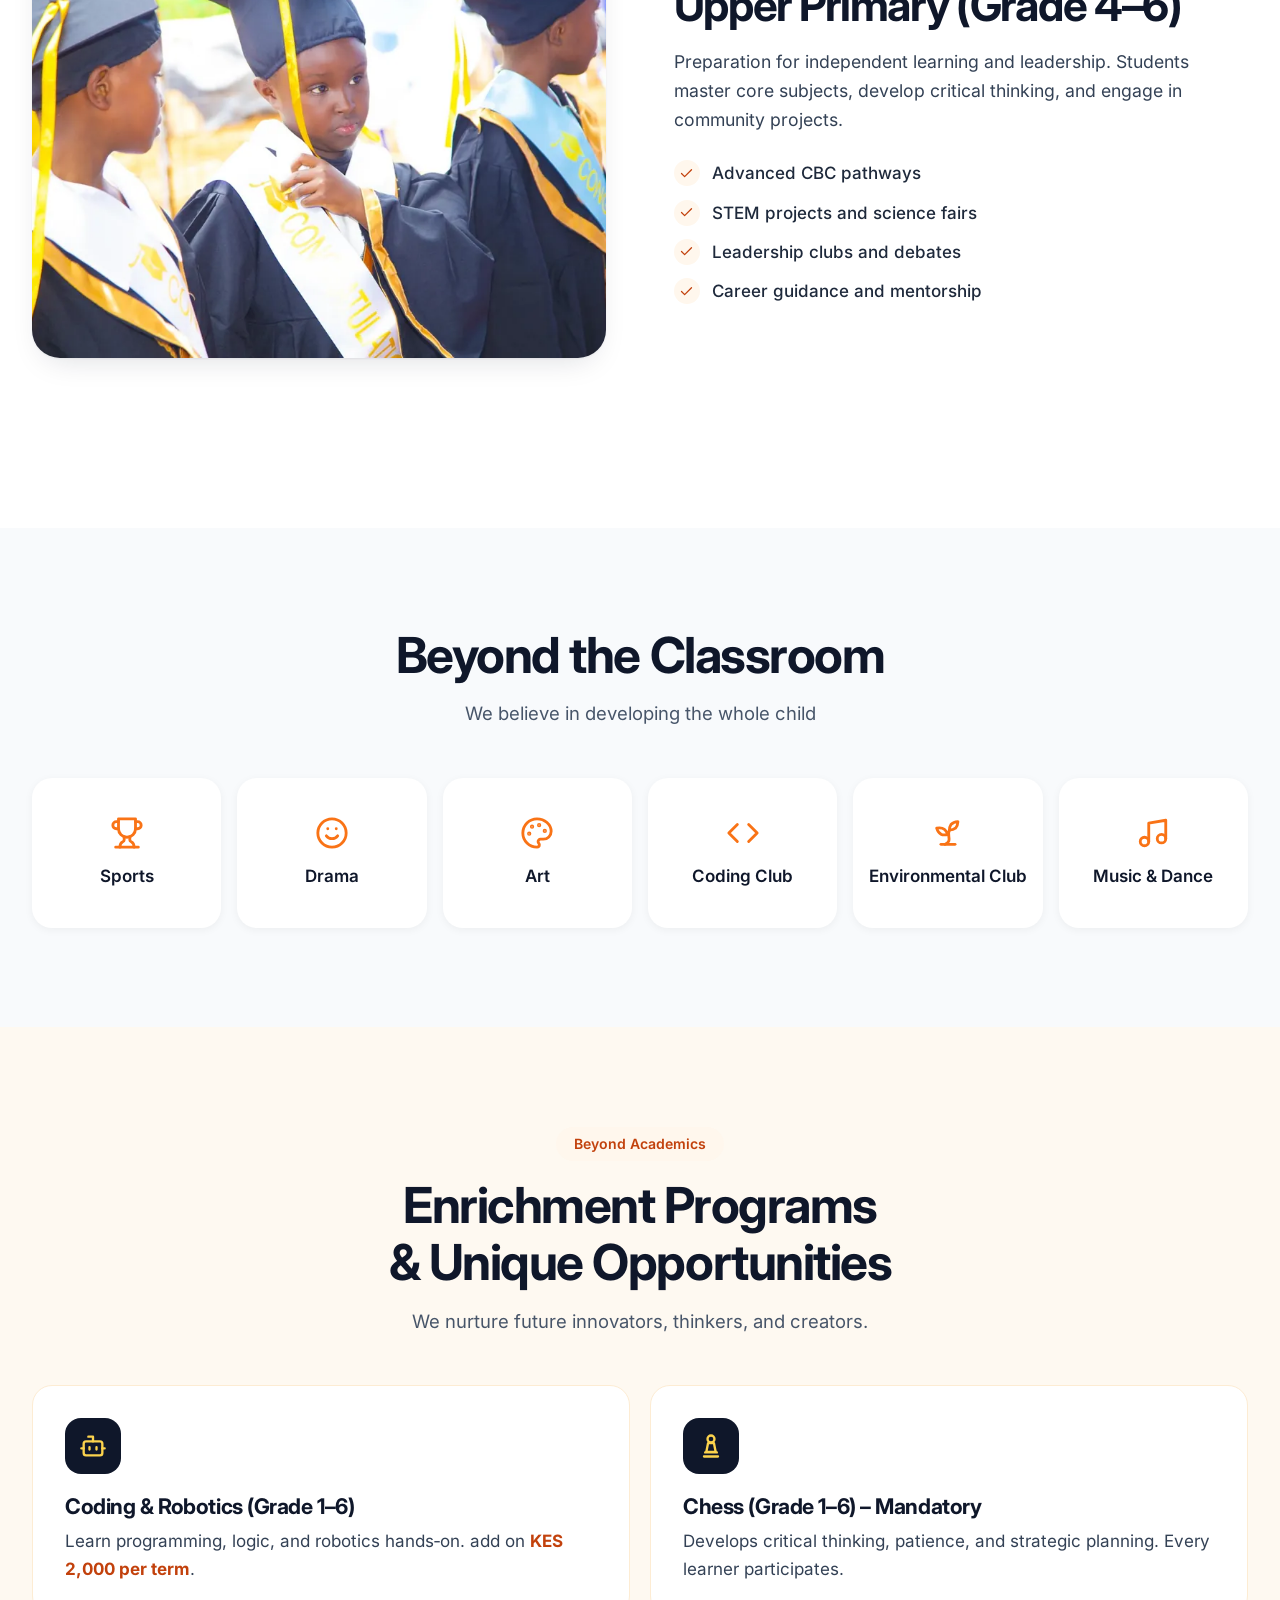
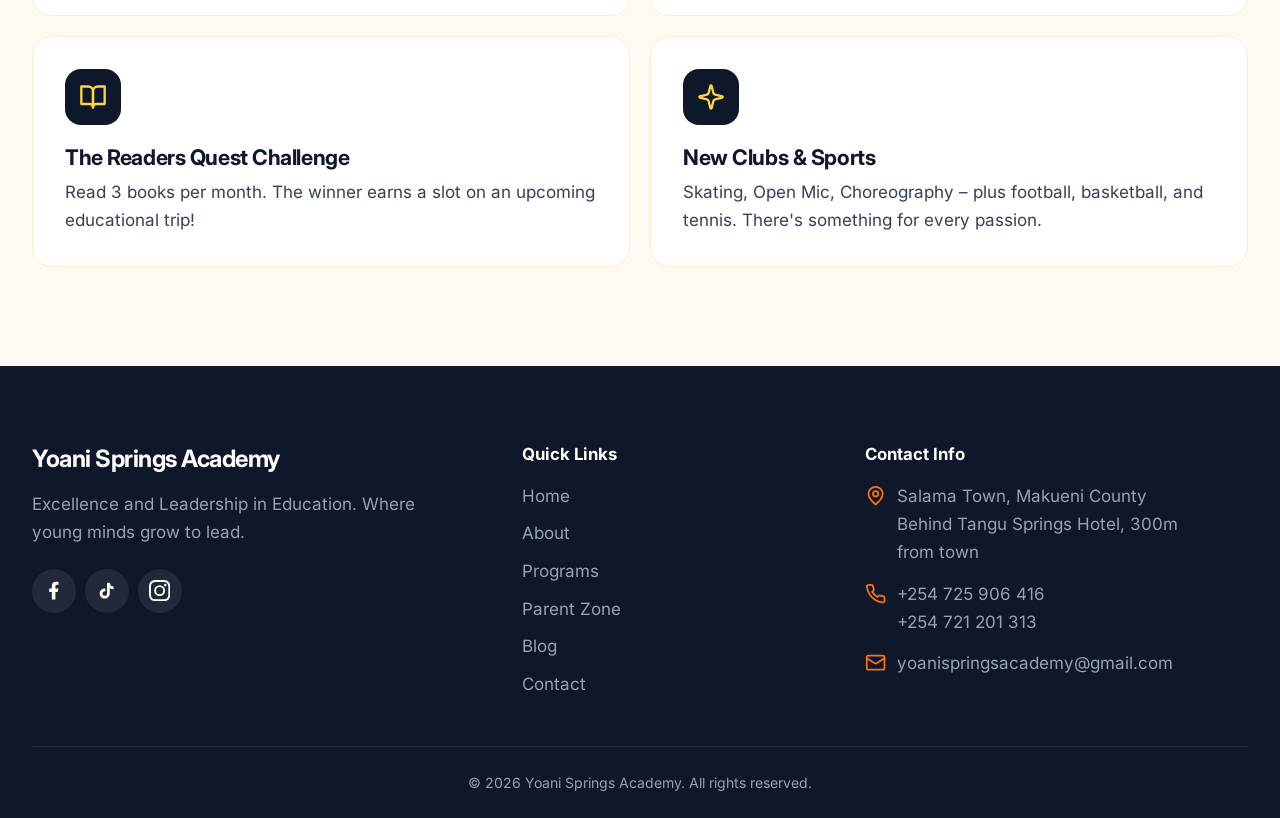
<file: programs.html>
<!DOCTYPE html>
<html lang="en"><head><meta charset="UTF-8"><title>Yoani Springs Academy</title>
<link rel="canonical" href="https://www.yoanisprings.co.ke/programs/"><meta name="robots" content="noindex">
<meta http-equiv="refresh" content="0; url=/programs/"><script>location.replace("/programs/" + location.hash)</script></head>
<body><p><a href="/programs/">Continue to /programs/</a></p></body></html>
</file>
<file: assets/css/main.css>
/* ==========================================================================
   Yoani Springs Academy: site stylesheet
   Same colours and font as the original site (orange #f97316, slate #0f172a,
   amber #fcd34d, Inter), with a refreshed modern layout.
   ========================================================================== */

@font-face { font-family: "Inter"; src: url("../fonts/inter-400.woff") format("woff"); font-weight: 400; font-display: swap; }
@font-face { font-family: "Inter"; src: url("../fonts/inter-500.woff") format("woff"); font-weight: 500; font-display: swap; }
@font-face { font-family: "Inter"; src: url("../fonts/inter-600.woff") format("woff"); font-weight: 600; font-display: swap; }
@font-face { font-family: "Inter"; src: url("../fonts/inter-700.woff") format("woff"); font-weight: 700 800; font-display: swap; }
@font-face { font-family: "Inter Display"; src: url("../fonts/inter-display-700.woff") format("woff"); font-weight: 700; font-display: swap; }
@font-face { font-family: "Inter Display"; src: url("../fonts/inter-display-800.woff") format("woff"); font-weight: 800; font-display: swap; }

:root {
  /* original palette */
  --orange: #f97316;
  --orange-600: #ea580c;
  --orange-700: #c2410c;
  --amber: #fcd34d;
  --tint: #fff7ed;
  --cream: #fef9f1;
  --slate-900: #0f172a;
  --slate-800: #1e293b;
  --slate-700: #334155;
  --slate-400: #94a3b8;
  --slate-300: #cbd5e1;
  --slate-200: #e2e8f0;
  --slate-100: #f1f5f9;
  --slate-50: #f8fafc;
  --white: #fff;
  --green: #15803d;
  --green-tint: #dcfce7;
  --danger: #b91c1c;
  --danger-tint: #fef2f2;
  --muted: #475569;

  --font: "Inter", system-ui, -apple-system, "Segoe UI", Roboto, sans-serif;
  --font-display: "Inter Display", "Inter", system-ui, sans-serif;

  --r-frame: 28px;
  --r-card: 20px;
  --r-field: 14px;
  --r-pill: 999px;
  --shadow-card: 0 1px 2px rgba(15, 23, 42, .05), 0 12px 32px -14px rgba(15, 23, 42, .18);
  --shadow-float: 0 2px 6px rgba(15, 23, 42, .06), 0 30px 60px -24px rgba(15, 23, 42, .35);
  --shadow-orange: 0 4px 8px rgba(249, 115, 22, .2);

  --container: 1240px;
  --gutter: clamp(1rem, 4vw, 2rem);
  --header-h: 80px;
  --ease: cubic-bezier(.2, .7, .2, 1);
  --section-y: clamp(4rem, 3rem + 4vw, 6.5rem);
}

/* ---------- Base ---------- */
*, *::before, *::after { box-sizing: border-box; }
html { -webkit-text-size-adjust: 100%; text-size-adjust: 100%; scroll-behavior: smooth; scroll-padding-top: calc(var(--header-h) + 1rem); }
body {
  margin: 0; font-family: var(--font); font-size: 1.0625rem; line-height: 1.65;
  color: var(--slate-800); background: var(--white);
  -webkit-font-smoothing: antialiased; text-rendering: optimizeLegibility;
  font-feature-settings: "cv11", "ss01";
}
img, video, svg { display: block; max-width: 100%; }
img { height: auto; }
a { color: inherit; text-decoration: none; transition: color .2s ease; }
button, input, select, textarea { font: inherit; color: inherit; }
button { cursor: pointer; }
h1, h2, h3, h4 { font-family: var(--font-display); color: var(--slate-900); margin: 0; font-weight: 700; line-height: 1.15; letter-spacing: -.02em; text-wrap: balance; }
p { margin: 0; text-wrap: pretty; }
ul, ol { margin: 0; padding: 0; list-style: none; }
address { font-style: normal; }
:focus-visible { outline: 3px solid var(--orange); outline-offset: 3px; border-radius: 6px; }
::selection { background: var(--amber); color: var(--slate-900); }
.container { width: min(100% - 2 * var(--gutter), var(--container)); margin-inline: auto; }
.visually-hidden { position: absolute !important; width: 1px; height: 1px; overflow: hidden; clip: rect(0 0 0 0); white-space: nowrap; }
.skip-link { position: absolute; left: 1rem; top: -100px; z-index: 200; background: var(--slate-900); color: #fff; padding: .7rem 1rem; border-radius: 10px; font-weight: 600; }
.skip-link:focus { top: 1rem; }
.icon { width: 1.25em; height: 1.25em; flex: none; }
[hidden] { display: none !important; }

/* ---------- Buttons ---------- */
.btn {
  display: inline-flex; align-items: center; justify-content: center; gap: .55rem;
  min-height: 52px; padding: .8rem 1.75rem; border-radius: 40px; border: 2px solid transparent;
  font-weight: 600; font-size: 1rem; line-height: 1.2; white-space: nowrap;
  transition: background-color .25s var(--ease), color .25s var(--ease), border-color .25s var(--ease), transform .25s var(--ease), box-shadow .25s var(--ease);
}
.btn-primary { background: var(--orange); color: #fff; box-shadow: var(--shadow-orange); }
.btn-primary:hover { background: var(--orange-600); transform: translateY(-2px); box-shadow: 0 8px 20px rgba(249, 115, 22, .3); }
.btn-outline { background: transparent; border-color: #fff; color: #fff; }
.btn-outline:hover { background: rgba(255, 255, 255, .14); }
.btn-light { background: #fff; color: var(--orange-700); }
.btn-light:hover { background: var(--tint); transform: translateY(-2px); }
.btn-dark { background: var(--slate-900); color: #fff; }
.btn-dark:hover { background: var(--slate-800); }
.btn-ghost { background: transparent; border-color: var(--slate-300); color: var(--slate-900); }
.btn-ghost:hover { border-color: var(--orange); color: var(--orange-700); }
.btn-large { min-height: 58px; padding-inline: 2.2rem; font-size: 1.06rem; }
.btn-block { width: 100%; }
.btn[aria-disabled="true"] { opacity: .6; pointer-events: none; }

/* ---------- Header ---------- */
.site-header {
  position: sticky; top: 0; z-index: 50;
  background: rgba(255, 255, 255, .92);
  -webkit-backdrop-filter: saturate(160%) blur(12px); backdrop-filter: saturate(160%) blur(12px);
  box-shadow: 0 1px 3px rgba(0, 0, 0, .05);
  transition: box-shadow .2s;
}
.site-header.is-scrolled { box-shadow: 0 10px 30px -18px rgba(15, 23, 42, .35); }
.header-inner { display: flex; align-items: center; gap: 1.5rem; height: var(--header-h); }
.brand { display: inline-flex; align-items: center; gap: .75rem; margin-right: auto; }
.brand img { height: 50px; width: auto; }
.brand-name { font-family: var(--font-display); font-size: 1.4rem; font-weight: 700; color: var(--slate-900); letter-spacing: -.02em; line-height: 1.1; }
.brand-name span { color: var(--orange); }
.main-nav ul { display: flex; align-items: center; gap: .25rem; }
.main-nav a { display: block; padding: .55rem .9rem; border-radius: var(--r-pill); font-weight: 500; color: var(--slate-800); transition: background-color .2s, color .2s; }
.main-nav a:hover { color: var(--orange-700); background: var(--tint); }
.main-nav a[aria-current="page"] { color: var(--orange-700); background: var(--tint); font-weight: 600; }
.header-cta { min-height: 46px; padding: .6rem 1.4rem; }
.menu-toggle { display: none; width: 48px; height: 48px; border-radius: 50%; border: 1px solid var(--slate-200); background: #fff; color: var(--slate-900); align-items: center; justify-content: center; }
.menu-toggle .icon { width: 22px; height: 22px; }
@media (max-width: 1020px) { .main-nav, .header-cta { display: none; } .menu-toggle { display: inline-flex; } }
@media (max-width: 420px) { .brand-name { font-size: 1.12rem; } .brand img { height: 42px; } .brand { gap: .55rem; } }

.mobile-menu {
  position: fixed; inset: 0; z-index: 100; background: #fff;
  display: flex; flex-direction: column; padding: 0 var(--gutter) max(1.5rem, env(safe-area-inset-bottom));
  transform: translateY(-100%); visibility: hidden; overflow-y: auto;
  transition: transform .35s var(--ease), visibility 0s linear .35s;
}
.mobile-menu.is-open { transform: none; visibility: visible; transition: transform .35s var(--ease); }
.mobile-menu-top { display: flex; align-items: center; justify-content: space-between; height: var(--header-h); }
.menu-close { width: 48px; height: 48px; border-radius: 50%; border: 1px solid var(--slate-200); background: #fff; display: inline-flex; align-items: center; justify-content: center; }
.mobile-menu nav { margin: 1rem 0 2rem; }
.mobile-menu nav a { display: flex; align-items: center; justify-content: space-between; padding: 1rem 0; border-bottom: 1px solid var(--slate-200); font-family: var(--font-display); font-size: 1.6rem; font-weight: 700; color: var(--slate-900); }
.mobile-menu nav a .icon { color: var(--orange); }
.mobile-menu nav a[aria-current="page"] { color: var(--orange-700); }
.mobile-menu > .btn { margin-top: auto; }
body.menu-open { overflow: hidden; }

/* ---------- Shared section bits ---------- */
.section-header { max-width: 46rem; margin: 0 auto clamp(2rem, 1.5rem + 2vw, 3.25rem); text-align: center; }
.section-header h2 { font-size: clamp(2rem, 1.4rem + 2.4vw, 3.1rem); letter-spacing: -.03em; }
.section-header p { margin-top: .9rem; color: var(--muted); font-size: 1.15rem; }
.section-tag { display: inline-block; background: var(--tint); color: var(--orange-700); padding: .35rem 1.1rem; border-radius: 30px; font-size: .88rem; font-weight: 600; margin-bottom: 1rem; }
.link-arrow, .card-link { display: inline-flex; align-items: center; gap: .4rem; color: var(--orange-700); font-weight: 600; }
.link-arrow:hover, .card-link:hover { color: var(--orange); }

/* ---------- Home hero ---------- */
.hero { padding: .75rem .75rem 0; }
.hero-frame {
  position: relative; isolation: isolate; overflow: hidden; border-radius: var(--r-frame);
  background: var(--slate-900); min-height: min(580px, calc(78svh - var(--header-h)));
  display: flex; align-items: center;
}
.hero-media, .hero-media img, .hero-media video { position: absolute; inset: 0; width: 100%; height: 100%; object-fit: cover; }
.hero-media { z-index: -2; }
.hero-media video { opacity: 0; transition: opacity .8s var(--ease); }
.hero-media video.is-playing { opacity: 1; }
.hero-frame::before {
  content: ""; position: absolute; inset: 0; z-index: -1;
  background:
    linear-gradient(90deg, rgba(0, 0, 0, .78) 0%, rgba(0, 0, 0, .55) 45%, rgba(0, 0, 0, .15) 85%),
    linear-gradient(0deg, rgba(0, 0, 0, .55) 0%, rgba(0, 0, 0, 0) 45%);
}
.hero-content { padding-block: clamp(2.5rem, 1.75rem + 3vw, 4rem); color: #fff; }
.hero-content > * { max-width: 46rem; }
.hero-badge { display: inline-block; background: var(--orange); color: #fff; padding: .35rem 1.1rem; border-radius: 40px; font-size: .88rem; font-weight: 600; }
.hero h1 { color: #fff; margin-top: 1.1rem; font-size: clamp(2.2rem, 1.4rem + 2.9vw, 3.75rem); font-weight: 800; line-height: 1.05; letter-spacing: -.03em; }
.tagline { margin-top: .9rem; font-size: clamp(1.1rem, 1rem + .5vw, 1.35rem); color: var(--amber); font-weight: 500; }
.hero-buttons { display: flex; flex-wrap: wrap; gap: .8rem; margin-top: 1.75rem; }
.hero-stats { display: flex; flex-wrap: wrap; gap: .75rem 2.5rem; margin-top: 2rem; padding-top: 1.25rem; border-top: 1px solid rgba(255, 255, 255, .22); color: var(--slate-200); font-size: 1rem; }
.hero-stats li { display: flex; align-items: baseline; gap: .5rem; }
.hero-stats strong { font-family: var(--font-display); font-size: 1.6rem; font-weight: 800; color: #fff; letter-spacing: -.02em; }
@media (max-width: 860px) {
  .hero { padding: .5rem .5rem 0; }
  .hero-frame { display: block; min-height: 0; }
  .hero-media { bottom: auto; height: 340px; }
  .hero-frame::before { background: linear-gradient(180deg, rgba(0,0,0,.05) 0px, rgba(0,0,0,.35) 120px, rgba(15,23,42,.94) 270px, var(--slate-900) 340px); }
  .hero-content { padding: 9rem 1.25rem 1.75rem; }
  .hero h1 { text-shadow: 0 2px 24px rgba(0, 0, 0, .4); }
  .hero-stats { display: grid; grid-template-columns: repeat(3, minmax(0, 1fr)); gap: .5rem; margin-top: 1.75rem; }
  .hero-stats li { flex-direction: column; align-items: flex-start; gap: 0; font-size: .82rem; line-height: 1.3; }
  .hero-stats strong { font-size: 1.4rem; }
}
@media (max-width: 420px) { .hero-buttons .btn { flex: 1 1 100%; } }
@media (prefers-reduced-motion: no-preference) {
  .hero-content > * { animation: rise .8s var(--ease) both; }
  .hero-content > :nth-child(2) { animation-delay: .08s; }
  .hero-content > :nth-child(3) { animation-delay: .16s; }
  .hero-content > :nth-child(4) { animation-delay: .24s; }
  .hero-content > :nth-child(5) { animation-delay: .32s; }
  @keyframes rise { from { opacity: 0; transform: translateY(18px); } }
}

/* ---------- Welcome ---------- */
.welcome { padding-block: var(--section-y); background: var(--slate-50); margin-top: clamp(2rem, 1rem + 3vw, 4rem); }
.welcome-grid { display: grid; grid-template-columns: minmax(0, 1.05fr) minmax(0, .95fr); gap: clamp(2rem, 1rem + 5vw, 6rem); align-items: center; }
.welcome-text h2 { font-size: clamp(2rem, 1.4rem + 2.4vw, 3.1rem); letter-spacing: -.03em; margin-bottom: 1.4rem; }
.welcome-text p { color: var(--slate-700); font-size: 1.12rem; max-width: 36rem; }
.welcome-text p + p { margin-top: 1rem; }
.welcome-text .link-arrow { margin-top: 1.75rem; }
.welcome-image { position: relative; justify-self: center; width: min(100%, 460px); }
.welcome-image::before { content: ""; position: absolute; inset: 2rem -1.5rem -1.5rem 2rem; border-radius: var(--r-frame); background: var(--orange); z-index: 0; }
.welcome-image picture { position: relative; z-index: 1; display: block; border-radius: var(--r-frame); overflow: hidden; aspect-ratio: 4 / 5; box-shadow: var(--shadow-card); }
.welcome-image img { width: 100%; height: 100%; object-fit: cover; object-position: 50% 35%; }
@media (max-width: 860px) { .welcome-grid { grid-template-columns: 1fr; } .welcome-image { width: min(100% - 1.5rem, 420px); justify-self: start; } }

/* ---------- Program cards ---------- */
.programs-preview { padding-block: var(--section-y); }
.cards-grid { display: grid; grid-template-columns: repeat(3, minmax(0, 1fr)); gap: 1.5rem; }
.program-card { display: flex; flex-direction: column; background: #fff; border: 1px solid var(--slate-200); border-radius: var(--r-card); overflow: hidden; transition: transform .3s var(--ease), box-shadow .3s var(--ease); }
.program-card:hover { transform: translateY(-4px); box-shadow: var(--shadow-card); }
.card-image { aspect-ratio: 4 / 3; overflow: hidden; background: var(--slate-100); }
.card-image img { width: 100%; height: 100%; object-fit: cover; transition: transform .6s var(--ease); }
.program-card:hover .card-image img { transform: scale(1.04); }
.card-content { padding: 1.5rem 1.5rem 1.75rem; display: flex; flex-direction: column; flex: 1; }
.card-content h3 { font-size: 1.4rem; }
.card-content p { color: var(--muted); margin-top: .6rem; }
.card-content .card-link { margin-top: auto; padding-top: 1.25rem; }
@media (max-width: 900px) { .cards-grid { grid-template-columns: 1fr; max-width: 560px; margin-inline: auto; } }

/* ---------- Why choose ---------- */
.why-choose { padding-block: 0 var(--section-y); }
.features-grid { display: grid; grid-template-columns: repeat(4, minmax(0, 1fr)); gap: 1.25rem; }
.feature { background: var(--cream); border-radius: var(--r-card); padding: 2rem 1.6rem; border: 1px solid #fdecd3; transition: transform .3s var(--ease), box-shadow .3s var(--ease); }
.feature:hover { transform: translateY(-4px); box-shadow: var(--shadow-card); }
.feature-icon { width: 58px; height: 58px; border-radius: 18px; display: grid; place-items: center; background: var(--orange); color: #fff; margin-bottom: 1.4rem; box-shadow: var(--shadow-orange); }
.feature-icon .icon { width: 28px; height: 28px; }
.feature h3 { font-size: 1.3rem; }
.feature p { color: var(--slate-700); margin-top: .5rem; }
@media (max-width: 1000px) { .features-grid { grid-template-columns: repeat(2, minmax(0, 1fr)); } }
@media (max-width: 560px) { .features-grid { grid-template-columns: 1fr; } }

/* ---------- CTA banner (orange) ---------- */
.cta-banner { padding-block: 0 var(--section-y); }
.cta-content {
  position: relative; overflow: hidden; isolation: isolate; text-align: center;
  background: linear-gradient(135deg, var(--orange), var(--orange-600)); color: #fff;
  border-radius: var(--r-frame); padding: clamp(3rem, 2rem + 4vw, 5rem) 1.5rem;
}
.cta-content::before, .cta-content::after { content: ""; position: absolute; z-index: -1; border-radius: 50%; background: rgba(255, 255, 255, .1); }
.cta-content::before { width: 360px; height: 360px; left: -120px; top: -160px; }
.cta-content::after { width: 280px; height: 280px; right: -80px; bottom: -150px; background: rgba(252, 211, 77, .25); }
.cta-content h2 { color: #fff; font-size: clamp(2rem, 1.4rem + 2.6vw, 3.25rem); letter-spacing: -.03em; }
.cta-content p { margin-top: .9rem; font-size: 1.2rem; opacity: .95; }
.cta-content .btn { margin-top: 2rem; }

/* ---------- Inner page hero (orange gradient, as original) ---------- */
.page-hero { padding: .75rem .75rem 0; }
.page-hero .container {
  position: relative; overflow: hidden; isolation: isolate; width: 100%; max-width: none;
  background: linear-gradient(135deg, var(--orange), var(--orange-700)); color: #fff;
  border-radius: 22px; padding: clamp(1.75rem, 1.25rem + 2.2vw, 3rem) max(var(--gutter), calc((100% - var(--container)) / 2));
}
.page-hero .container::before { content: ""; position: absolute; z-index: -1; right: -4%; top: -120%; width: 340px; height: 340px; border-radius: 50%; background: rgba(255, 255, 255, .1); }
.page-hero .container::after { content: ""; position: absolute; z-index: -1; right: 18%; bottom: -90%; width: 160px; height: 160px; border-radius: 50%; background: rgba(252, 211, 77, .28); }
.page-hero h1 { color: #fff; font-size: clamp(1.9rem, 1.35rem + 2.1vw, 3rem); font-weight: 800; letter-spacing: -.03em; line-height: 1.08; max-width: 24ch; }
.page-hero p { margin-top: .6rem; font-size: clamp(1rem, .95rem + .3vw, 1.15rem); opacity: .95; max-width: 40rem; }
@media (max-width: 600px) { .page-hero { padding: .5rem .5rem 0; } }

/* ---------- About ---------- */
.about-story { padding-block: var(--section-y); }
.story-grid { display: grid; grid-template-columns: minmax(0, 1fr) minmax(0, 1fr); gap: clamp(2rem, 1rem + 5vw, 6rem); align-items: center; }
.story-text h2 { font-size: clamp(2rem, 1.4rem + 2.4vw, 3.1rem); letter-spacing: -.03em; margin-bottom: 1.4rem; }
.story-text p { color: var(--slate-700); font-size: 1.1rem; }
.story-text p + p { margin-top: 1rem; }
.story-image { border-radius: var(--r-frame); overflow: hidden; aspect-ratio: 5 / 4; box-shadow: var(--shadow-card); }
.story-image img { width: 100%; height: 100%; object-fit: cover; }
@media (max-width: 860px) { .story-grid { grid-template-columns: 1fr; } }
.mission-vision { padding-block: var(--section-y); background: var(--slate-50); }
.mv-grid { display: grid; grid-template-columns: 1fr 1fr; gap: 1.5rem; }
.mv-card { border-radius: var(--r-frame); padding: clamp(2rem, 1.5rem + 2vw, 3rem); background: #fff; border: 1px solid var(--slate-200); }
.mv-card--mission { background: var(--slate-900); border-color: var(--slate-900); }
.mv-icon { width: 56px; height: 56px; border-radius: 16px; display: grid; place-items: center; background: var(--orange); color: #fff; }
.mv-icon .icon { width: 28px; height: 28px; }
.mv-card h3 { font-size: 1.15rem; font-family: var(--font); font-weight: 600; margin-top: 1.5rem; color: var(--orange-700); }
.mv-card--mission h3 { color: var(--amber); }
.mv-card p { font-family: var(--font-display); font-size: clamp(1.3rem, 1.1rem + .9vw, 1.75rem); font-weight: 700; line-height: 1.35; letter-spacing: -.015em; margin-top: .6rem; color: var(--slate-900); }
.mv-card--mission p { color: #fff; }
@media (max-width: 760px) { .mv-grid { grid-template-columns: 1fr; } }
.values { padding-block: var(--section-y); }
.values-grid { display: grid; grid-template-columns: repeat(3, minmax(0, 1fr)); gap: 1rem; }
.value-card { display: flex; align-items: center; justify-content: center; min-height: 110px; padding: 1.25rem; border-radius: var(--r-card); background: var(--slate-100); font-family: var(--font-display); font-size: clamp(1.3rem, 1.1rem + .8vw, 1.75rem); font-weight: 700; color: var(--slate-900); letter-spacing: -.02em; transition: background-color .25s, color .25s, transform .25s var(--ease); }
.value-card:hover { background: var(--orange); color: #fff; transform: translateY(-3px); }
@media (max-width: 640px) { .values-grid { grid-template-columns: 1fr 1fr; } .value-card { min-height: 84px; } }
.team-cta { padding-block: 0 var(--section-y); }
.cta-card { display: flex; flex-wrap: wrap; align-items: center; justify-content: space-between; gap: 1.5rem; background: var(--tint); border: 1px solid #fde4c8; border-radius: var(--r-frame); padding: clamp(2rem, 1.5rem + 2vw, 3rem); }
.cta-card h3 { font-size: clamp(1.7rem, 1.3rem + 1.6vw, 2.4rem); letter-spacing: -.03em; }
.cta-card p { color: var(--slate-700); margin-top: .5rem; font-size: 1.1rem; }

/* ---------- Programs page ---------- */
.programs-detailed { padding-block: clamp(1rem, .5rem + 2vw, 2rem) var(--section-y); }
.program-block { display: grid; grid-template-columns: minmax(0, 1fr) minmax(0, 1fr); gap: clamp(2rem, 1rem + 4vw, 5rem); align-items: center; padding-block: clamp(3rem, 2rem + 3vw, 5rem); scroll-margin-top: var(--header-h); }
.program-block + .program-block { border-top: 1px solid var(--slate-200); }
.program-block.reverse .program-image { order: 2; }
.program-image { border-radius: var(--r-frame); overflow: hidden; aspect-ratio: 4 / 3; background: var(--slate-100); box-shadow: var(--shadow-card); }
.program-image img { width: 100%; height: 100%; object-fit: cover; }
.program-details h2 { font-size: clamp(1.9rem, 1.3rem + 2vw, 2.75rem); letter-spacing: -.03em; }
.program-details > p { color: var(--slate-700); font-size: 1.1rem; margin-top: 1rem; }
.checklist { display: grid; gap: .7rem; margin-top: 1.6rem; }
.checklist li { display: flex; gap: .75rem; align-items: flex-start; font-weight: 500; }
.tick { flex: none; width: 26px; height: 26px; border-radius: 50%; background: var(--tint); color: var(--orange-700); display: grid; place-items: center; margin-top: 1px; }
.tick .icon { width: 15px; height: 15px; }
@media (max-width: 860px) { .program-block { grid-template-columns: 1fr; } .program-block.reverse .program-image { order: 0; } }
.co-curricular { padding-block: var(--section-y); background: var(--slate-50); }
.activities-grid { display: grid; grid-template-columns: repeat(6, minmax(0, 1fr)); gap: 1rem; }
.activity { display: flex; flex-direction: column; align-items: center; justify-content: center; gap: .75rem; text-align: center; min-height: 150px; padding: 1.25rem .75rem; background: #fff; border-radius: var(--r-card); font-weight: 600; color: var(--slate-900); box-shadow: 0 2px 8px rgba(0, 0, 0, .05); transition: transform .25s var(--ease), box-shadow .25s; }
.activity:hover { transform: translateY(-4px); box-shadow: var(--shadow-card); }
.activity .icon { width: 34px; height: 34px; color: var(--orange); }
@media (max-width: 1000px) { .activities-grid { grid-template-columns: repeat(3, minmax(0, 1fr)); } }
@media (max-width: 520px) { .activities-grid { grid-template-columns: repeat(2, minmax(0, 1fr)); } .activity { min-height: 120px; } }
.enrichment { padding-block: var(--section-y); background: var(--cream); }
.enrichment-grid { display: grid; grid-template-columns: repeat(2, minmax(0, 1fr)); gap: 1.25rem; }
.enrichment-card { background: #fff; border-radius: var(--r-card); padding: 2rem; border: 1px solid #fdecd3; transition: transform .3s var(--ease), box-shadow .3s var(--ease); }
.enrichment-card:hover { transform: translateY(-4px); box-shadow: var(--shadow-card); }
.enrichment-icon { width: 56px; height: 56px; border-radius: 16px; display: grid; place-items: center; background: var(--slate-900); color: var(--amber); }
.enrichment-icon .icon { width: 28px; height: 28px; }
.enrichment-card h3 { font-size: 1.35rem; margin-top: 1.25rem; }
.enrichment-card p { color: var(--slate-700); margin-top: .5rem; }
.enrichment-card strong { color: var(--orange-700); }
@media (max-width: 760px) { .enrichment-grid { grid-template-columns: 1fr; } }

/* ---------- Parent zone ---------- */
.parent-resources { padding-block: var(--section-y); }
.resources-grid { display: grid; grid-template-columns: repeat(auto-fill, minmax(270px, 1fr)); gap: 1.25rem; margin-bottom: clamp(3rem, 2rem + 3vw, 5rem); }
.resource-card { position: relative; display: flex; flex-direction: column; background: #fff; border: 1px solid var(--slate-200); border-radius: var(--r-card); padding: 1.6rem; transition: transform .3s var(--ease), box-shadow .3s var(--ease), border-color .3s; }
.resource-card:hover { transform: translateY(-4px); box-shadow: var(--shadow-card); border-color: #fdd5b0; }
.resource-icon { width: 52px; height: 52px; border-radius: 15px; display: grid; place-items: center; background: var(--tint); color: var(--orange-700); margin-bottom: 1.1rem; }
.resource-icon .icon { width: 25px; height: 25px; }
.resource-card h3 { font-size: 1.2rem; }
.resource-card p { color: var(--muted); margin-top: .35rem; font-size: .98rem; }
.btn-download { align-self: flex-start; margin-top: auto; display: inline-flex; align-items: center; gap: .35rem; padding: .55rem 1.1rem; background: var(--orange); color: #fff; border-radius: 40px; font-size: .9rem; font-weight: 600; transition: background-color .2s; }
.resource-card p + .btn-download { margin-top: 1.25rem; }
.btn-download::after { content: ""; position: absolute; inset: 0; border-radius: inherit; }
.resource-card .btn-download { border-radius: 40px; }
.resource-card:hover .btn-download { background: var(--orange-600); }
.enroll-card { position: relative; overflow: hidden; isolation: isolate; display: flex; flex-wrap: wrap; align-items: center; justify-content: space-between; gap: 1.5rem; background: var(--orange); color: #fff; border-radius: 32px; padding: clamp(2rem, 1.5rem + 3vw, 3.5rem); }
.enroll-card::before { content: ""; position: absolute; z-index: -1; width: 340px; height: 340px; right: 10%; top: -180px; border-radius: 50%; background: rgba(255, 255, 255, .12); }
.enroll-card h2 { color: #fff; font-size: clamp(1.8rem, 1.3rem + 2vw, 2.75rem); letter-spacing: -.03em; }
.enroll-card p { margin-top: .5rem; font-size: 1.15rem; opacity: .95; }

/* ---------- Blog ---------- */
.blog-grid-section { padding-block: var(--section-y); }
.post-grid { display: grid; grid-template-columns: repeat(3, minmax(0, 1fr)); gap: 1.5rem; }
.post-card { position: relative; display: flex; flex-direction: column; background: #fff; border: 1px solid var(--slate-200); border-radius: var(--r-card); overflow: hidden; transition: transform .3s var(--ease), box-shadow .3s var(--ease); }
.post-card:hover { transform: translateY(-4px); box-shadow: var(--shadow-card); }
.post-photo { position: relative; isolation: isolate; aspect-ratio: 16 / 10; background: var(--slate-100); overflow: hidden; }
.post-photo img { width: 100%; height: 100%; object-fit: cover; }
.post-photo.is-portrait::before { content: ""; position: absolute; inset: -24px; z-index: -1; background: var(--bg) center / cover; filter: blur(18px) saturate(1.1); opacity: .85; }
.post-photo.is-portrait img { object-fit: contain; }
.post-photo--empty { display: grid; place-items: center; }
.post-photo--empty img { width: 120px; height: auto; object-fit: contain; }
.post-body { padding: 1.4rem 1.5rem 1.6rem; display: flex; flex-direction: column; flex: 1; }
.post-date { font-size: .9rem; color: var(--orange-700); font-weight: 600; }
.post-card h3 { font-size: 1.3rem; margin-top: .4rem; }
.post-card p.post-excerpt { color: var(--muted); margin-top: .5rem; display: -webkit-box; -webkit-line-clamp: 3; -webkit-box-orient: vertical; overflow: hidden; }
.read-more-btn { margin-top: auto; padding: 1.1rem 0 0; align-self: flex-start; background: none; border: 0; color: var(--orange-700); font-weight: 600; }
.read-more-btn::after { content: ""; position: absolute; inset: 0; }
.post-card--skeleton .post-photo, .post-card--skeleton .sk { background: linear-gradient(90deg, var(--slate-100) 0%, var(--slate-50) 50%, var(--slate-100) 100%); background-size: 200% 100%; animation: shimmer 1.4s linear infinite; }
.post-card--skeleton .sk { height: 14px; border-radius: 6px; margin-top: .6rem; }
.sk.w60 { width: 60%; } .sk.w90 { width: 90%; } .sk.w40 { width: 40%; height: 22px !important; }
@keyframes shimmer { to { background-position: -200% 0; } }
.post-grid--single { grid-template-columns: 1fr; }
.post-grid--single .post-card { display: grid; grid-template-columns: minmax(0, .85fr) minmax(0, 1.15fr); }
.post-grid--single .post-photo { aspect-ratio: auto; min-height: 340px; }
.post-grid--single .post-body { padding: clamp(1.5rem, 1rem + 2.5vw, 3rem); justify-content: center; }
.post-grid--single h3 { font-size: clamp(1.6rem, 1.2rem + 1.4vw, 2.3rem); }
.post-grid--single .post-excerpt { -webkit-line-clamp: 5; font-size: 1.1rem; }
.post-grid--single .read-more-btn { margin-top: 1.5rem; }
@media (max-width: 980px) { .post-grid { grid-template-columns: repeat(2, minmax(0, 1fr)); } }
@media (max-width: 700px) { .post-grid, .post-grid--single .post-card { grid-template-columns: 1fr; } .post-grid--single .post-photo { min-height: 0; aspect-ratio: 4 / 3; } }
.post-dialog { width: min(760px, calc(100% - 1.5rem)); max-height: calc(100dvh - 3rem); padding: 0; border: 0; border-radius: var(--r-frame); box-shadow: var(--shadow-float); color: var(--slate-800); }
.post-dialog::backdrop { background: rgba(15, 23, 42, .65); -webkit-backdrop-filter: blur(4px); backdrop-filter: blur(4px); }
.post-dialog[open] { animation: dialog-in .3s var(--ease); }
@keyframes dialog-in { from { opacity: 0; transform: translateY(16px); } }
.dialog-head { position: sticky; top: 0; z-index: 1; display: flex; justify-content: flex-end; padding: .75rem; pointer-events: none; }
.close-modal { pointer-events: auto; width: 44px; height: 44px; border-radius: 50%; border: 0; background: rgba(255, 255, 255, .95); box-shadow: var(--shadow-card); display: grid; place-items: center; color: var(--slate-900); }
.dialog-photo { margin-top: -68px; background: var(--slate-100); }
.dialog-photo img { width: 100%; height: auto; }
.dialog-photo.is-portrait { background: var(--slate-900); }
.dialog-photo.is-portrait img { width: auto; max-height: 72vh; margin-inline: auto; }
.dialog-body { padding: 1.5rem clamp(1.25rem, 1rem + 2vw, 2.5rem) 2.5rem; }
.post-dialog h2 { font-size: clamp(1.6rem, 1.2rem + 1.6vw, 2.3rem); margin-top: .35rem; }
.rich { margin-top: 1.25rem; font-size: 1.08rem; }
.rich p, .rich ul, .rich ol { margin-top: 1rem; }
.rich ul { list-style: disc; padding-left: 1.25rem; }
.rich h2, .rich h3 { margin-top: 1.75rem; font-size: 1.35rem; }
.rich a { color: var(--orange-700); font-weight: 600; text-decoration: underline; }

/* ---------- Contact ---------- */
.contact-grid-section { padding-block: var(--section-y); }
.contact-wrapper { display: grid; grid-template-columns: minmax(0, 1fr) minmax(0, 1fr); gap: clamp(1.5rem, 1rem + 3vw, 3.5rem); align-items: start; }
.contact-info { display: grid; grid-template-columns: 1fr 1fr; gap: 1rem; }
.info-card { background: var(--slate-50); border: 1px solid var(--slate-200); border-radius: var(--r-card); padding: 1.5rem; }
.info-card h3 { display: flex; align-items: center; gap: .6rem; font-size: 1.15rem; }
.info-card h3 .icon { width: 38px; height: 38px; padding: 9px; border-radius: 12px; background: var(--orange); color: #fff; }
.info-card p { margin-top: .85rem; color: var(--slate-700); overflow-wrap: anywhere; }
.info-card p a:hover { color: var(--orange-700); }
.phone-list { display: grid; gap: .6rem; margin-top: .85rem; }
.phone-list li { display: flex; flex-wrap: wrap; align-items: center; gap: .35rem .75rem; }
.phone-list a[href^="tel"] { font-weight: 600; color: var(--slate-900); font-variant-numeric: tabular-nums; }
.wa-chip { display: inline-flex; align-items: center; gap: .3rem; font-size: .82rem; font-weight: 600; color: #15803d; background: #dcfce7; padding: .2rem .6rem; border-radius: var(--r-pill); }
.wa-chip .icon { width: 14px; height: 14px; }
.contact-form-wrapper { background: #fff; border: 1px solid var(--slate-200); border-radius: var(--r-frame); padding: clamp(1.5rem, 1rem + 2vw, 2.5rem); box-shadow: var(--shadow-card); }
.contact-form-wrapper h2 { font-size: clamp(1.7rem, 1.3rem + 1.2vw, 2.25rem); letter-spacing: -.03em; }
.contact-form { display: grid; gap: 1.1rem; margin-top: 1.5rem; }
.submit-btn { justify-self: start; }
@media (max-width: 960px) { .contact-wrapper { grid-template-columns: 1fr; } }
@media (max-width: 520px) { .contact-info { grid-template-columns: 1fr; } }
.map-section { padding-block: 0 var(--section-y); }
.map-card { background: var(--slate-50); border: 1px solid var(--slate-200); border-radius: var(--r-frame); padding: clamp(1.25rem, 1rem + 1.5vw, 2rem); }
.map-card-head { display: flex; flex-wrap: wrap; align-items: baseline; justify-content: space-between; gap: .5rem 1.5rem; margin-bottom: 1.25rem; }
.map-card h3 { font-size: clamp(1.5rem, 1.2rem + 1vw, 2rem); letter-spacing: -.02em; }
.map-card-head a { color: var(--orange-700); font-weight: 600; }
.map-frame { position: relative; min-height: 400px; border-radius: var(--r-card); overflow: hidden; background: var(--slate-200); }
.map-frame iframe { position: absolute; inset: 0; width: 100%; height: 100%; border: 0; }
.map-fallback { position: absolute; inset: 0; display: flex; flex-direction: column; align-items: center; justify-content: center; gap: .6rem; color: var(--slate-700); font-weight: 600; }
.map-fallback .icon { width: 40px; height: 40px; color: var(--orange); }
@media (max-width: 600px) { .map-frame { min-height: 300px; } }

/* ---------- Footer ---------- */
.site-footer { background: var(--slate-900); color: var(--slate-400); padding-top: clamp(3.5rem, 2.5rem + 3vw, 5rem); }
.footer-grid { display: grid; grid-template-columns: 1.5fr 1fr 1.3fr; gap: 3rem; }
.site-footer h2 { color: #fff; font-family: var(--font); font-size: 1.05rem; font-weight: 700; letter-spacing: 0; margin-bottom: 1.1rem; }
.footer-about h2 { font-family: var(--font-display); font-size: 1.5rem; letter-spacing: -.02em; }
.footer-about p { max-width: 24rem; }
.socials { display: flex; gap: .55rem; margin-top: 1.4rem; }
.socials a { width: 44px; height: 44px; border-radius: 50%; display: grid; place-items: center; background: rgba(255, 255, 255, .08); color: #fff; transition: background-color .2s, transform .2s; }
.socials a:hover { background: var(--orange); transform: translateY(-2px); }
.footer-links ul { display: grid; gap: .6rem; }
.site-footer a:hover { color: var(--orange); }
.footer-contact p { display: flex; gap: .7rem; align-items: flex-start; }
.footer-contact p + p { margin-top: .85rem; }
.footer-contact .icon { color: var(--orange); margin-top: 3px; }
.footer-bottom { margin-top: 3rem; padding-block: 1.5rem; border-top: 1px solid var(--slate-800); text-align: center; font-size: .88rem; }
@media (max-width: 860px) { .footer-grid { grid-template-columns: 1fr 1fr; } .footer-about { grid-column: 1 / -1; } }
@media (max-width: 520px) { .footer-grid { grid-template-columns: 1fr; gap: 2rem; } }

/* ---------- Form controls ---------- */
.field { display: grid; gap: .45rem; min-width: 0; }
.field > label, .field-label { font-weight: 600; color: var(--slate-900); font-size: 1rem; }
fieldset.field { border: 0; padding: 0; margin: 0; min-width: 0; display: block; }
fieldset.field > legend { float: left; width: 100%; padding: 0; margin-bottom: .65rem; }
fieldset.field > legend + * { clear: both; }
fieldset.field > .error-msg { margin-top: .5rem; }
.req { color: #dc2626; margin-left: 2px; }
.optional { font-weight: 400; color: var(--muted); font-size: .92rem; }
.input, .textarea {
  width: 100%; min-height: 56px; padding: .85rem 1rem; border: 1.5px solid var(--slate-200); border-radius: var(--r-field);
  background: #fff; font-size: 1.0625rem; color: var(--slate-900); transition: border-color .15s, box-shadow .15s; -webkit-appearance: none; appearance: none;
}
.textarea { min-height: 130px; resize: vertical; line-height: 1.5; }
.input::placeholder, .textarea::placeholder { color: var(--slate-400); }
.input:hover, .textarea:hover { border-color: var(--slate-300); }
.input:focus, .textarea:focus { outline: none; border-color: var(--orange); box-shadow: 0 0 0 4px rgba(249, 115, 22, .15); }
.field.has-error .input, .field.has-error .textarea { border-color: var(--danger); }
.hint { font-size: .92rem; color: var(--muted); }
.error-msg { display: none; align-items: center; gap: .4rem; font-size: .92rem; color: var(--danger); font-weight: 500; }
.field.has-error .error-msg { display: flex; }
.error-msg .icon { width: 16px; height: 16px; }
.hp-field { position: absolute; left: -10000px; width: 1px; height: 1px; overflow: hidden; }
.form-status { border-radius: var(--r-field); padding: 1rem 1.15rem; display: flex; gap: .75rem; align-items: flex-start; font-size: .98rem; }
.form-status:empty { display: none; }
.form-status .icon { margin-top: 2px; }
.form-status--ok { background: var(--green-tint); color: #14532d; }
.form-status--error { background: var(--danger-tint); color: #7f1d1d; }
.form-status--busy { background: var(--slate-100); color: var(--muted); }
.form-status a { font-weight: 700; text-decoration: underline; }

.choice-grid { display: grid; grid-template-columns: repeat(2, minmax(0, 1fr)); gap: .65rem; }
.choice-grid--3 { grid-template-columns: repeat(3, minmax(0, 1fr)); }
.choice { position: relative; }
.choice > input { position: absolute; opacity: 0; inset: 0; width: 100%; height: 100%; margin: 0; cursor: pointer; }
.choice > span { display: flex; align-items: center; justify-content: center; text-align: center; min-height: 60px; padding: .6rem .5rem; border: 1.5px solid var(--slate-200); border-radius: var(--r-field); background: #fff; font-weight: 500; color: var(--slate-800); line-height: 1.25; transition: border-color .15s, background-color .15s, color .15s, box-shadow .15s; }
.choice:hover > span { border-color: var(--slate-300); }
.choice > input:checked + span { border: 2px solid var(--orange); background: var(--tint); color: var(--orange-700); font-weight: 700; }
.choice > input:focus-visible + span { box-shadow: 0 0 0 4px rgba(249, 115, 22, .3); }
.radio-list { display: grid; gap: .6rem; }
.radio-row { position: relative; }
.radio-row > input { position: absolute; opacity: 0; inset: 0; width: 100%; height: 100%; margin: 0; cursor: pointer; }
.radio-row > span { display: flex; align-items: center; gap: .9rem; min-height: 60px; padding: .75rem 1.1rem; border: 1.5px solid var(--slate-200); border-radius: var(--r-field); background: #fff; font-weight: 500; transition: border-color .15s, background-color .15s; }
.radio-row > span::before { content: ""; flex: none; width: 24px; height: 24px; border-radius: 50%; border: 2px solid var(--slate-300); background: #fff; transition: border-color .15s, box-shadow .15s; }
.radio-row:hover > span { border-color: var(--slate-300); }
.radio-row > input:checked + span { border-color: var(--orange); background: var(--tint); }
.radio-row > input:checked + span::before { border-color: var(--orange); background: var(--orange); box-shadow: inset 0 0 0 5px #fff; }
.radio-row > input:focus-visible + span { box-shadow: 0 0 0 4px rgba(249, 115, 22, .3); }

/* ---------- Admission (Konza-style booking) ---------- */
.adm-banner { padding: .75rem .75rem 0; }
.adm-banner > .container {
  position: relative; overflow: hidden; isolation: isolate; width: 100%; max-width: none;
  display: grid; grid-template-columns: minmax(0, 1fr) auto; gap: 2rem; align-items: end;
  background: linear-gradient(135deg, var(--orange), var(--orange-700)); color: #fff; border-radius: var(--r-frame);
  padding: clamp(2.5rem, 2rem + 3vw, 4.5rem) max(var(--gutter), calc((100% - 760px) / 2)) clamp(7rem, 6rem + 4vw, 9.5rem);
}
.adm-banner > .container::before { content: ""; position: absolute; z-index: -1; left: -120px; top: -180px; width: 460px; height: 460px; border-radius: 50%; background: rgba(255, 255, 255, .1); }
.adm-banner h1 { color: #fff; font-size: clamp(1.9rem, 1.35rem + 2.1vw, 3rem); font-weight: 800; letter-spacing: -.03em; line-height: 1.08; }
.adm-lede { margin-top: .9rem; font-size: 1.15rem; opacity: .95; max-width: 30rem; }
.adm-facts { display: grid; gap: .55rem; margin-top: 1.5rem; }
.adm-facts li { display: flex; align-items: center; gap: .7rem; font-size: 1rem; font-weight: 500; }
.adm-facts .icon { color: var(--amber); }
.adm-facts li.is-interview { font-weight: 700; }
.adm-photo { width: clamp(180px, 10rem + 9vw, 280px); aspect-ratio: 476 / 740; border-radius: 24px; overflow: hidden; box-shadow: 0 20px 40px -16px rgba(0, 0, 0, .4); border: 4px solid rgba(255, 255, 255, .9); }
.adm-photo img { width: 100%; height: 100%; object-fit: cover; object-position: 50% 30%; }
.adm-body { position: relative; z-index: 2; margin-top: calc(-1 * clamp(5rem, 4.5rem + 3vw, 7rem)); }
.adm-body > .container { max-width: 760px; }
@media (max-width: 760px) {
  .adm-banner { padding: .5rem .5rem 0; }
  .adm-banner > .container { display: block; padding: 2.5rem 1.25rem 6.5rem; }
  .adm-facts { max-width: calc(100% - 112px); }
  .adm-facts li { font-size: .9rem; align-items: flex-start; gap: .55rem; }
  .adm-facts .icon { margin-top: 2px; }
  .adm-photo { position: absolute; right: .9rem; bottom: 4.25rem; width: 96px; margin: 0; border-radius: 14px 14px 0 0; border-width: 3px; border-bottom: 0; box-shadow: none; }
  .adm-body { margin-top: -4.25rem; }
}
.booking { background: #fff; border-radius: 26px; box-shadow: var(--shadow-float); padding: clamp(1.4rem, 1rem + 2vw, 2.4rem); scroll-margin-top: calc(var(--header-h) + 1rem); min-width: 0; }
.booking-step-label { color: var(--orange-700); font-weight: 700; font-size: .9rem; letter-spacing: .14em; text-transform: uppercase; }
.booking h2 { font-size: clamp(1.7rem, 1.35rem + 1.3vw, 2.2rem); margin-top: .4rem; letter-spacing: -.03em; }
.progress { display: grid; grid-template-columns: repeat(4, 1fr); gap: .6rem; margin: 1.1rem 0 1.75rem; }
.progress li { height: 7px; border-radius: 99px; background: var(--slate-200); overflow: hidden; }
.progress li i { display: block; height: 100%; width: var(--fill, 0%); background: var(--orange); border-radius: inherit; transition: width .4s var(--ease); }
.booking-step { display: grid; gap: 1.5rem; min-width: 0; }
.booking-step > * { min-width: 0; }
.booking-step.is-entering { animation: step-in .35s var(--ease); }
.booking-step.is-entering-back { animation: step-back .35s var(--ease); }
@keyframes step-in { from { opacity: 0; transform: translateX(14px); } }
@keyframes step-back { from { opacity: 0; transform: translateX(-14px); } }
.booking-foot { display: flex; align-items: center; justify-content: space-between; gap: 1rem; margin-top: 2rem; padding-top: 1.5rem; border-top: 1px solid var(--slate-200); }
.booking-foot .btn { min-height: 56px; padding-inline: 1.9rem; font-size: 1.05rem; }
.btn-back { display: inline-flex; align-items: center; gap: .5rem; min-height: 48px; padding: .5rem .25rem; border: 0; background: none; color: var(--muted); font-weight: 600; font-size: 1.02rem; }
.btn-back:hover { color: var(--slate-900); }
.req-note { font-size: .95rem; color: var(--muted); }
.saved-note, .picked-note { display: flex; align-items: center; gap: .55rem; flex-wrap: wrap; font-size: .93rem; border-radius: var(--r-field); padding: .7rem .95rem; }
.saved-note { background: var(--slate-100); color: var(--muted); }
.saved-note button { border: 0; background: none; padding: 0; color: var(--orange-700); font-weight: 700; text-decoration: underline; }
.picked-note { background: var(--tint); color: #7c2d12; }
.picked-note .icon { color: var(--orange-700); }
.child-block { display: grid; gap: 1.25rem; }
.child-block + .child-block { padding-top: 1.5rem; border-top: 1px dashed var(--slate-300); }
.child-head { display: flex; align-items: center; justify-content: space-between; }
.child-head h3 { font-family: var(--font); font-size: 1.05rem; font-weight: 700; letter-spacing: 0; }
.child-remove { border: 0; background: none; color: var(--danger); font-weight: 600; padding: .4rem 0; }
.add-child { display: inline-flex; align-items: center; gap: .5rem; justify-self: start; min-height: 48px; padding: .5rem 1rem; border: 1.5px dashed var(--slate-300); border-radius: var(--r-pill); background: #fff; color: var(--slate-900); font-weight: 600; }
.add-child:hover { border-color: var(--orange); color: var(--orange-700); }
.day-strip-wrap { margin-inline: calc(-1 * clamp(1.4rem, 1rem + 2vw, 2.4rem)); min-width: 0; }
.day-strip { display: flex; gap: .55rem; overflow-x: auto; scroll-snap-type: x proximity; padding: .25rem clamp(1.4rem, 1rem + 2vw, 2.4rem) .75rem; scrollbar-width: thin; }
.day-btn { flex: none; scroll-snap-align: start; width: 78px; min-height: 98px; display: flex; flex-direction: column; align-items: center; justify-content: center; gap: 1px; border: 1.5px solid var(--slate-200); border-radius: 16px; background: #fff; padding: .5rem .25rem; transition: border-color .15s, background-color .15s, color .15s; }
.day-btn:hover { border-color: var(--slate-300); }
.day-btn .dow, .day-btn .mon { font-size: .8rem; font-weight: 600; color: var(--muted); }
.day-btn .num { font-family: var(--font-display); font-size: 1.75rem; font-weight: 800; color: var(--slate-900); line-height: 1.1; }
.day-btn .badge { font-size: .66rem; font-weight: 700; color: var(--orange-700); margin-top: 2px; }
.day-btn.is-interview { background: var(--cream); border-color: var(--amber); }
.day-btn[aria-pressed="true"] { background: var(--slate-900); border-color: var(--slate-900); }
.day-btn[aria-pressed="true"] .dow, .day-btn[aria-pressed="true"] .mon, .day-btn[aria-pressed="true"] .num { color: #fff; }
.day-btn[aria-pressed="true"] .badge { color: var(--amber); }
.slot-grid { display: grid; grid-template-columns: repeat(3, minmax(0, 1fr)); gap: .6rem; }
.slot-btn { min-height: 54px; border: 1.5px solid var(--slate-200); border-radius: var(--r-field); background: #fff; font-weight: 600; color: var(--slate-800); font-variant-numeric: tabular-nums; transition: border-color .15s, background-color .15s, color .15s; }
.slot-btn:hover { border-color: var(--slate-300); }
.slot-btn[aria-pressed="true"] { background: var(--slate-900); border-color: var(--slate-900); color: #fff; }
.interview-info { display: grid; grid-template-columns: auto minmax(0, 1fr); gap: .2rem .9rem; align-items: start; background: var(--cream); border: 1px solid var(--amber); border-radius: var(--r-field); padding: 1rem 1.1rem; }
.interview-info .icon { grid-row: span 2; color: var(--orange-700); width: 24px; height: 24px; margin-top: 1px; }
.interview-info strong { color: var(--slate-900); }
.interview-info p { color: var(--slate-700); font-size: .96rem; }
.mode-switch { justify-self: start; text-align: left; border: 0; background: none; padding: .25rem 0; color: var(--orange-700); font-weight: 600; text-decoration: underline; text-underline-offset: 3px; }
.no-days { background: var(--slate-100); border-radius: var(--r-field); padding: 1rem 1.1rem; color: var(--muted); }
.summary { border: 1px solid var(--slate-200); border-radius: var(--r-card); overflow: hidden; margin: 0; }
.summary-row { display: grid; grid-template-columns: minmax(0, 1fr) auto; gap: .2rem 1rem; padding: .9rem 1.1rem; }
.summary-row + .summary-row { border-top: 1px solid var(--slate-200); }
.summary-row dt { font-size: .85rem; color: var(--muted); }
.summary-row dd { margin: 0; font-weight: 600; color: var(--slate-900); grid-column: 1; }
.summary-row .edit { grid-row: span 2; grid-column: 2; align-self: center; border: 0; background: none; color: var(--orange-700); font-weight: 600; text-decoration: underline; padding: .5rem 0 .5rem .5rem; }
.success-badge { width: 64px; height: 64px; border-radius: 50%; display: grid; place-items: center; background: var(--green-tint); color: var(--green); }
.success-badge .icon { width: 32px; height: 32px; }
.success-badge svg path { stroke-dasharray: 30; stroke-dashoffset: 30; animation: draw .6s .15s var(--ease) forwards; }
@keyframes draw { to { stroke-dashoffset: 0; } }
.success h2 { margin-top: 1.25rem; }
.success > p { color: var(--muted); margin-top: .6rem; font-size: 1.05rem; }
.ticket { margin-top: 1.5rem; border-radius: var(--r-card); background: var(--slate-900); color: #fff; overflow: hidden; }
.ticket-top { padding: 1.25rem 1.35rem; display: flex; align-items: center; justify-content: space-between; gap: 1rem; }
.ticket-type { color: var(--amber); font-weight: 600; font-size: .95rem; }
.ticket-when { font-family: var(--font-display); font-size: 1.5rem; font-weight: 700; line-height: 1.2; margin-top: .15rem; }
.ticket-ref { text-align: right; font-size: .82rem; color: var(--slate-400); }
.ticket-ref b { display: block; color: #fff; font-size: 1rem; letter-spacing: .04em; font-variant-numeric: tabular-nums; }
.ticket-bottom { border-top: 2px dashed rgba(255, 255, 255, .2); padding: 1rem 1.35rem; display: flex; gap: .6rem; align-items: flex-start; color: var(--slate-300); font-size: .95rem; }
.ticket-bottom .icon { color: var(--orange); margin-top: 2px; }
.success-actions { display: grid; grid-template-columns: 1fr 1fr; gap: .6rem; margin-top: 1rem; }
.success-actions .btn { white-space: normal; text-align: center; padding-inline: 1rem; }
.bring { margin-top: 1.5rem; background: var(--slate-50); border-radius: var(--r-card); padding: 1.15rem 1.25rem; }
.bring h3 { font-family: var(--font); font-size: 1rem; font-weight: 700; letter-spacing: 0; }
.bring ul { display: grid; gap: .35rem; margin-top: .6rem; color: var(--slate-700); font-size: .97rem; }
.bring li { display: flex; gap: .55rem; }
.bring li .icon { color: var(--orange); width: 18px; height: 18px; margin-top: 3px; }
.preview-flag { margin-top: 1rem; font-size: .88rem; color: var(--orange-700); }
@media (max-width: 480px) {
  .choice-grid--3 { gap: .5rem; }
  .choice > span { min-height: 54px; font-size: .95rem; }
  .slot-grid { grid-template-columns: repeat(2, minmax(0, 1fr)); }
  .success-actions { grid-template-columns: 1fr; }
  .booking-foot .btn { padding-inline: 1.4rem; }
}

/* Original admission guide content */
.adm-guide { padding-block: var(--section-y); }
.adm-guide-inner { max-width: 860px; display: grid; gap: clamp(2.5rem, 2rem + 2vw, 4rem); }
.admission-intro h2, .admission-steps h2 { font-size: clamp(1.9rem, 1.4rem + 2vw, 2.75rem); letter-spacing: -.03em; }
.admission-intro p { margin-top: 1rem; color: var(--slate-700); font-size: 1.12rem; }
.journey { counter-reset: j; margin-top: 2rem; display: grid; }
.journey li { counter-increment: j; position: relative; padding: 0 0 2rem 4.25rem; }
.journey li::before { content: counter(j); position: absolute; left: 0; top: 0; width: 48px; height: 48px; border-radius: 50%; background: var(--orange); color: #fff; display: grid; place-items: center; font-family: var(--font-display); font-weight: 800; font-size: 1.25rem; box-shadow: var(--shadow-orange); }
.journey li::after { content: ""; position: absolute; left: 23px; top: 54px; bottom: 6px; width: 2px; background: #fed7aa; }
.journey li:last-child { padding-bottom: 0; }
.journey li:last-child::after { display: none; }
.journey h3 { font-size: 1.3rem; padding-top: .55rem; }
.journey p { color: var(--slate-700); margin-top: .45rem; }
.required-docs { background: var(--tint); border: 1px solid #fde4c8; border-radius: var(--r-frame); padding: clamp(1.5rem, 1rem + 2vw, 2.5rem); }
.required-docs h3 { font-size: clamp(1.4rem, 1.2rem + .8vw, 1.8rem); }
.required-docs ul { display: grid; grid-template-columns: 1fr 1fr; gap: .75rem 1.5rem; margin-top: 1.25rem; }
.required-docs li { display: flex; gap: .65rem; align-items: flex-start; font-weight: 500; }
.required-docs li .icon { color: var(--orange-700); margin-top: 3px; }
.required-docs > p { margin-top: 1.25rem; color: var(--slate-700); }
@media (max-width: 640px) { .required-docs ul { grid-template-columns: 1fr; } }
.adm-actions { display: flex; flex-wrap: wrap; gap: .8rem; justify-content: center; }

/* ---------- WhatsApp float ---------- */
.wa-float { position: fixed; right: max(1rem, env(safe-area-inset-right)); bottom: max(1rem, env(safe-area-inset-bottom)); z-index: 40; width: 58px; height: 58px; border-radius: 50%; display: grid; place-items: center; background: #25d366; color: #fff; box-shadow: 0 12px 30px -10px rgba(37, 211, 102, .7); transition: transform .2s var(--ease); }
.wa-float:hover { transform: translateY(-3px) scale(1.04); }
.wa-float .icon { width: 30px; height: 30px; }

/* ---------- 404 ---------- */
.nf { min-height: 60vh; display: grid; align-items: center; padding-block: var(--section-y); text-align: center; }
.nf .big { font-family: var(--font-display); font-weight: 800; font-size: clamp(6rem, 4rem + 10vw, 11rem); line-height: .9; color: var(--orange); letter-spacing: -.05em; }
.nf h1 { font-size: clamp(2rem, 1.5rem + 2vw, 3rem); margin-top: 1rem; }
.nf .hero-buttons { justify-content: center; }

@media (prefers-reduced-motion: reduce) {
  html { scroll-behavior: auto; }
  *, *::before, *::after { animation-duration: .01ms !important; animation-iteration-count: 1 !important; transition-duration: .01ms !important; }
}
@media print { .site-header, .wa-float, .site-footer, .mobile-menu { display: none !important; } }
</file>
